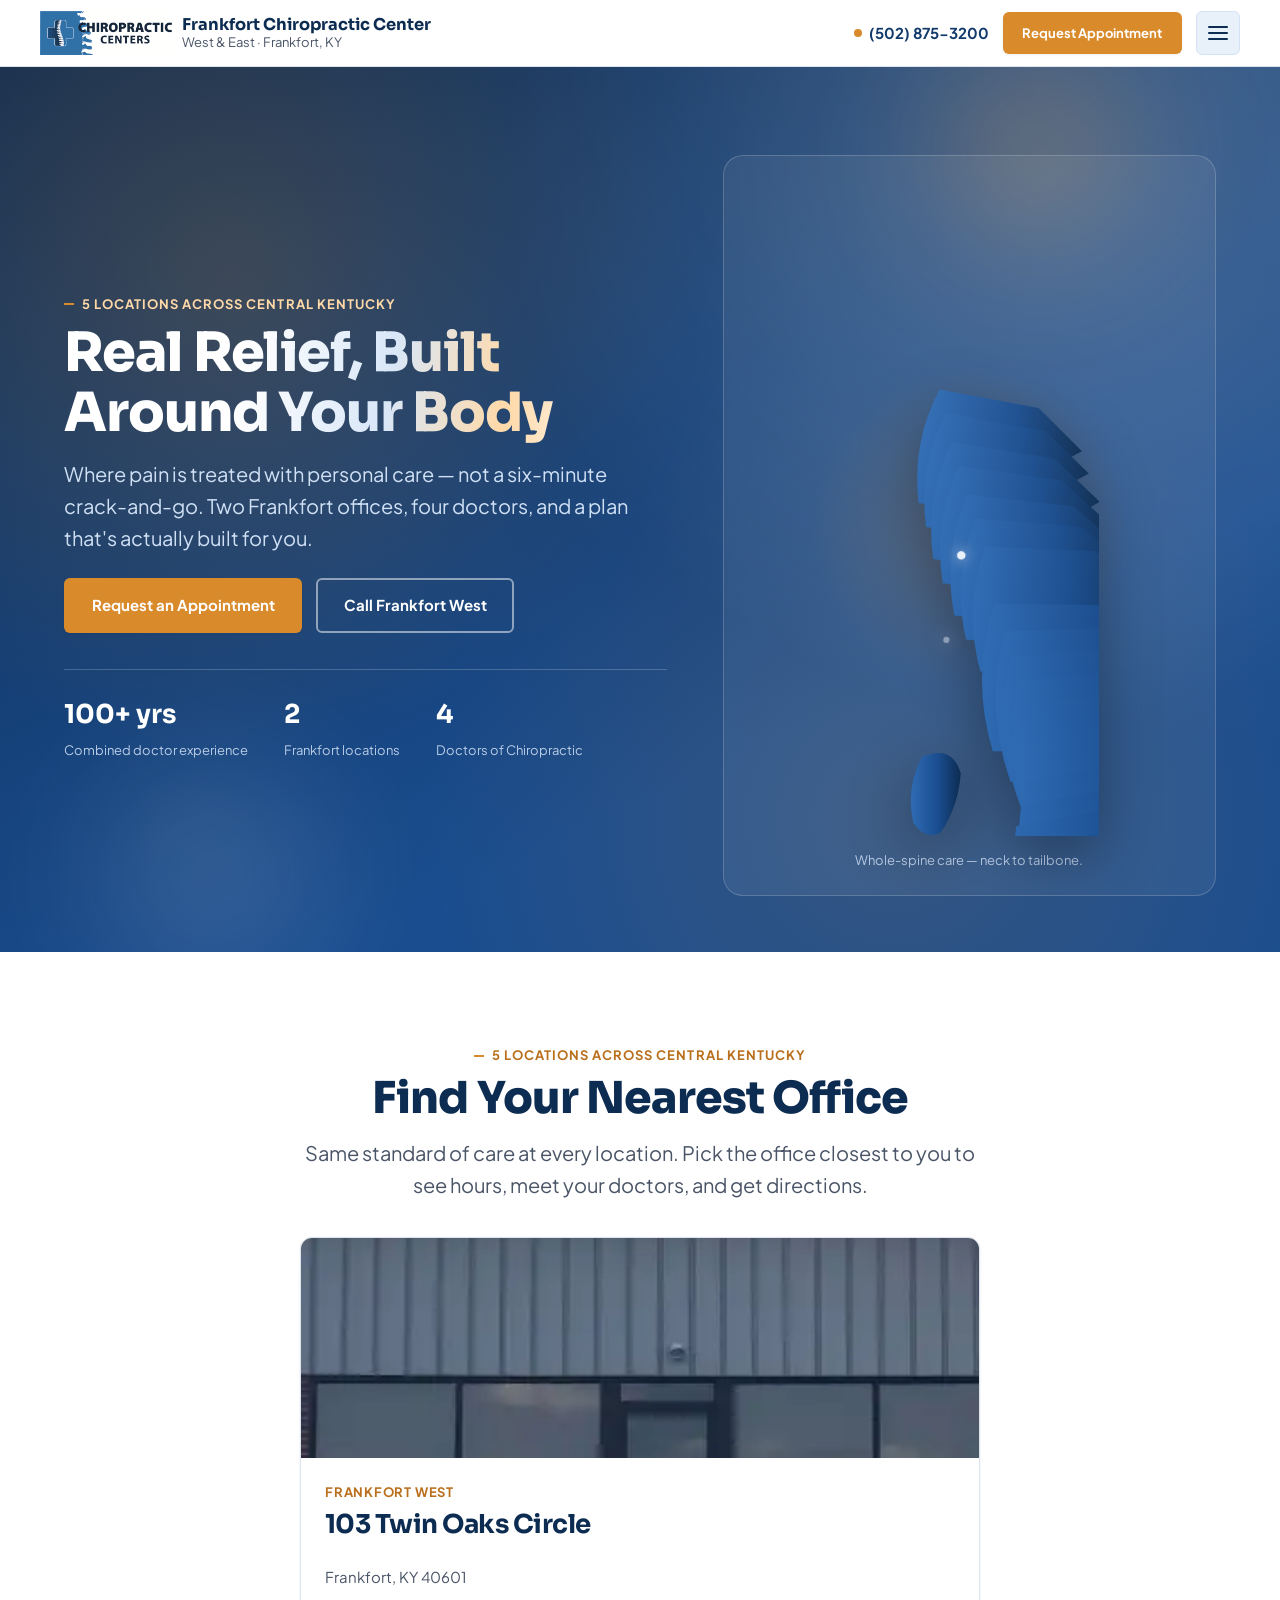
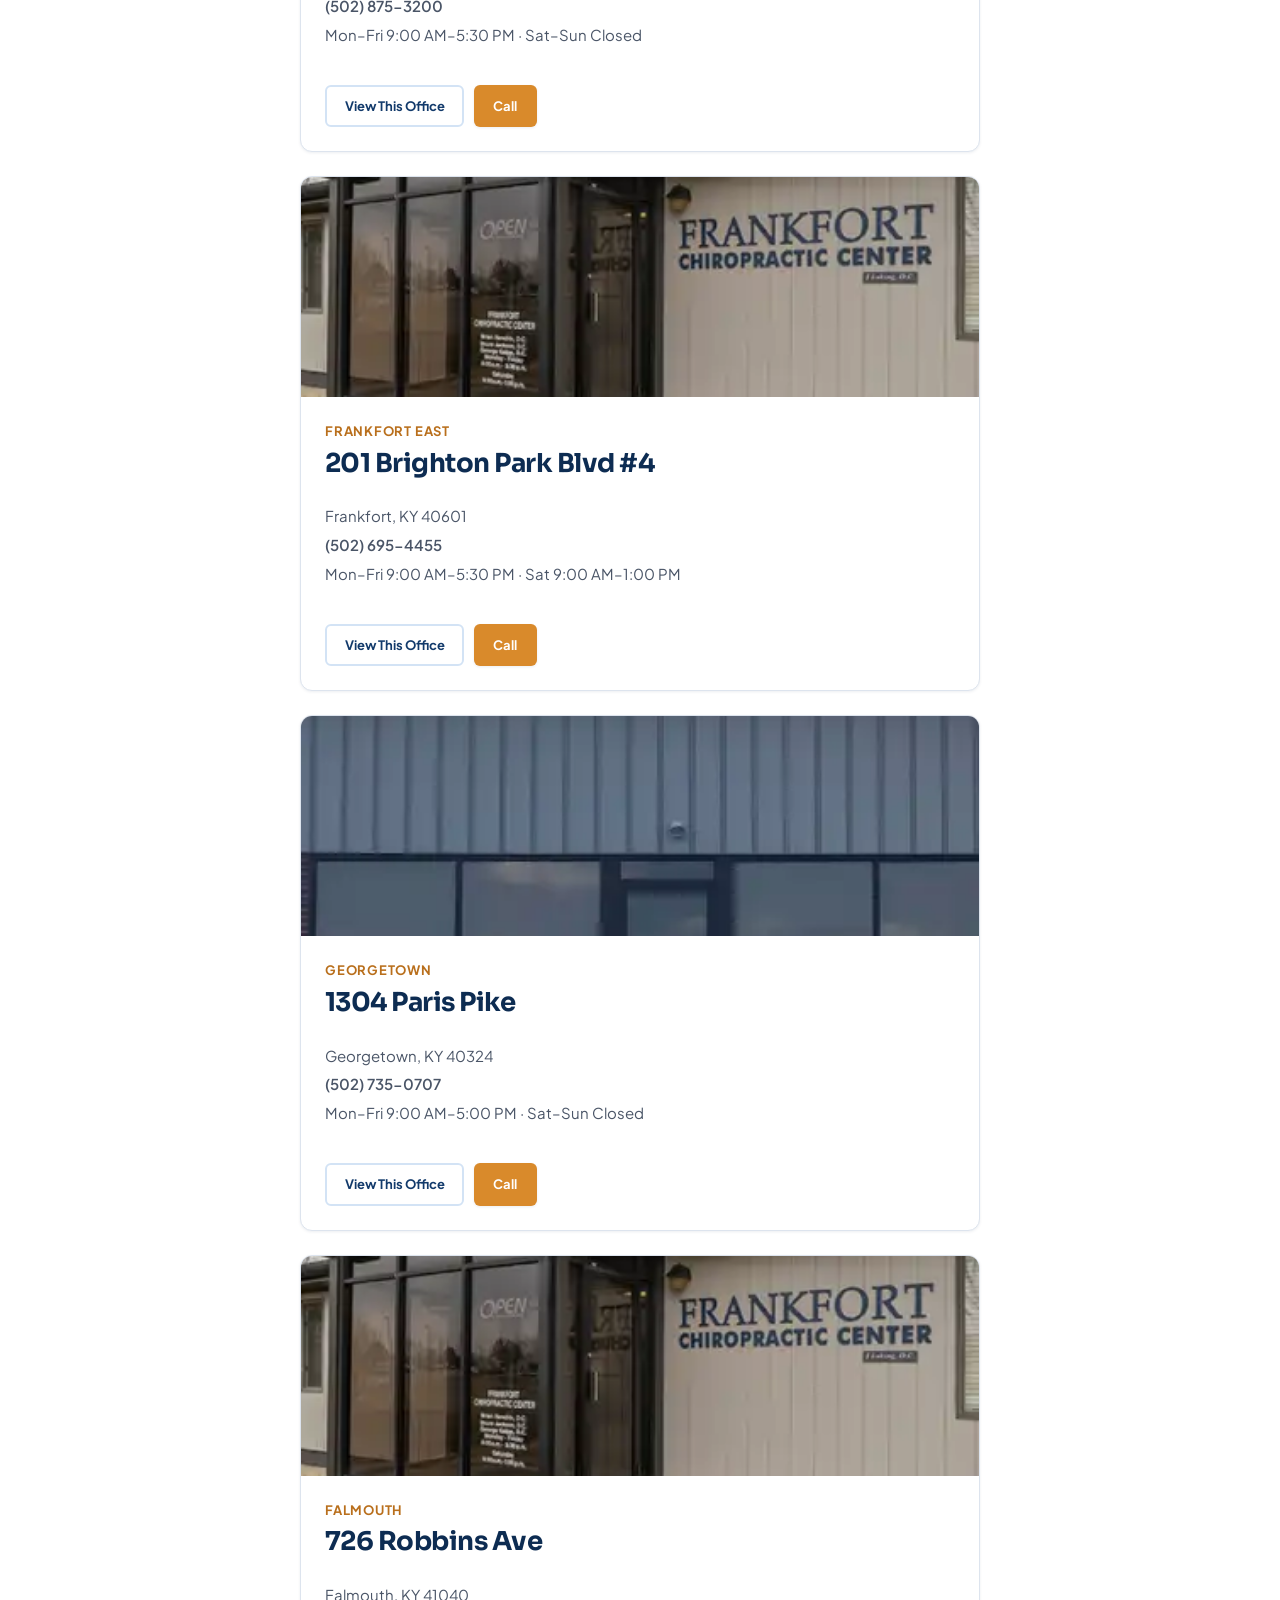
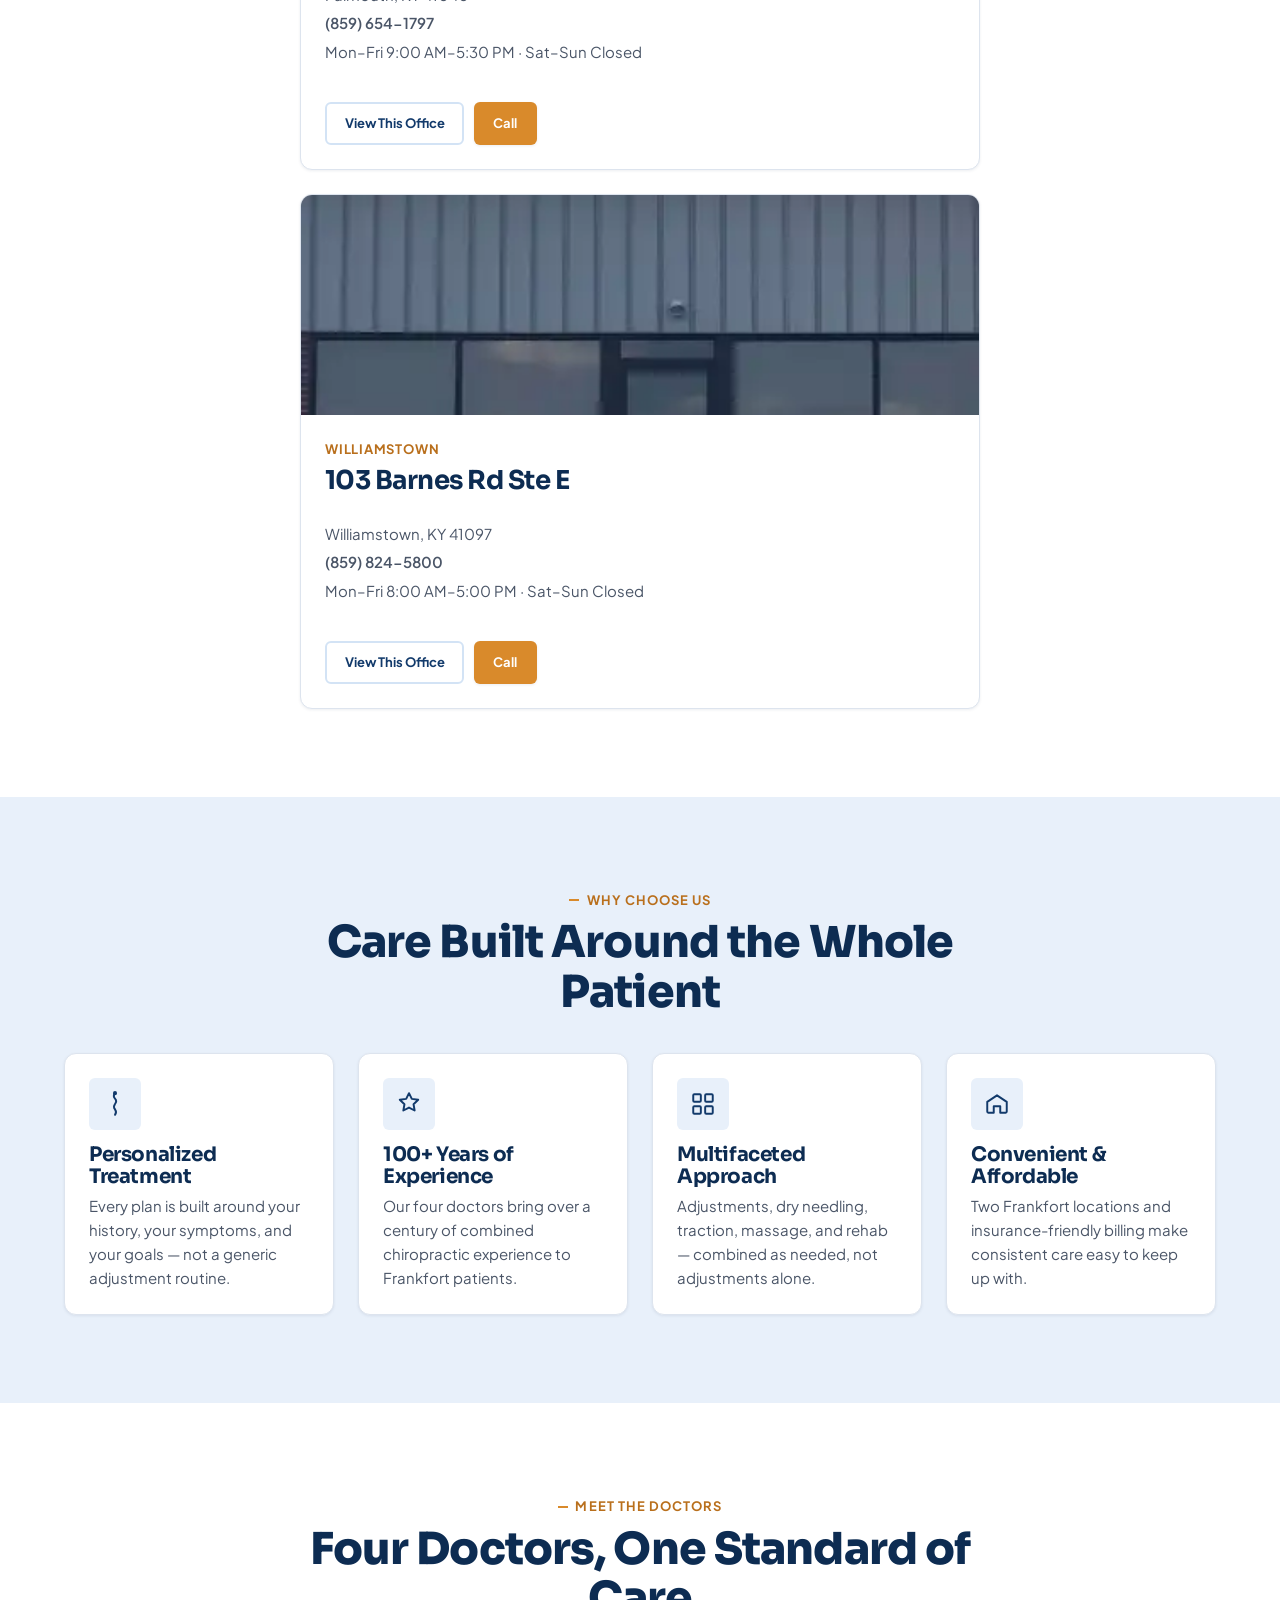
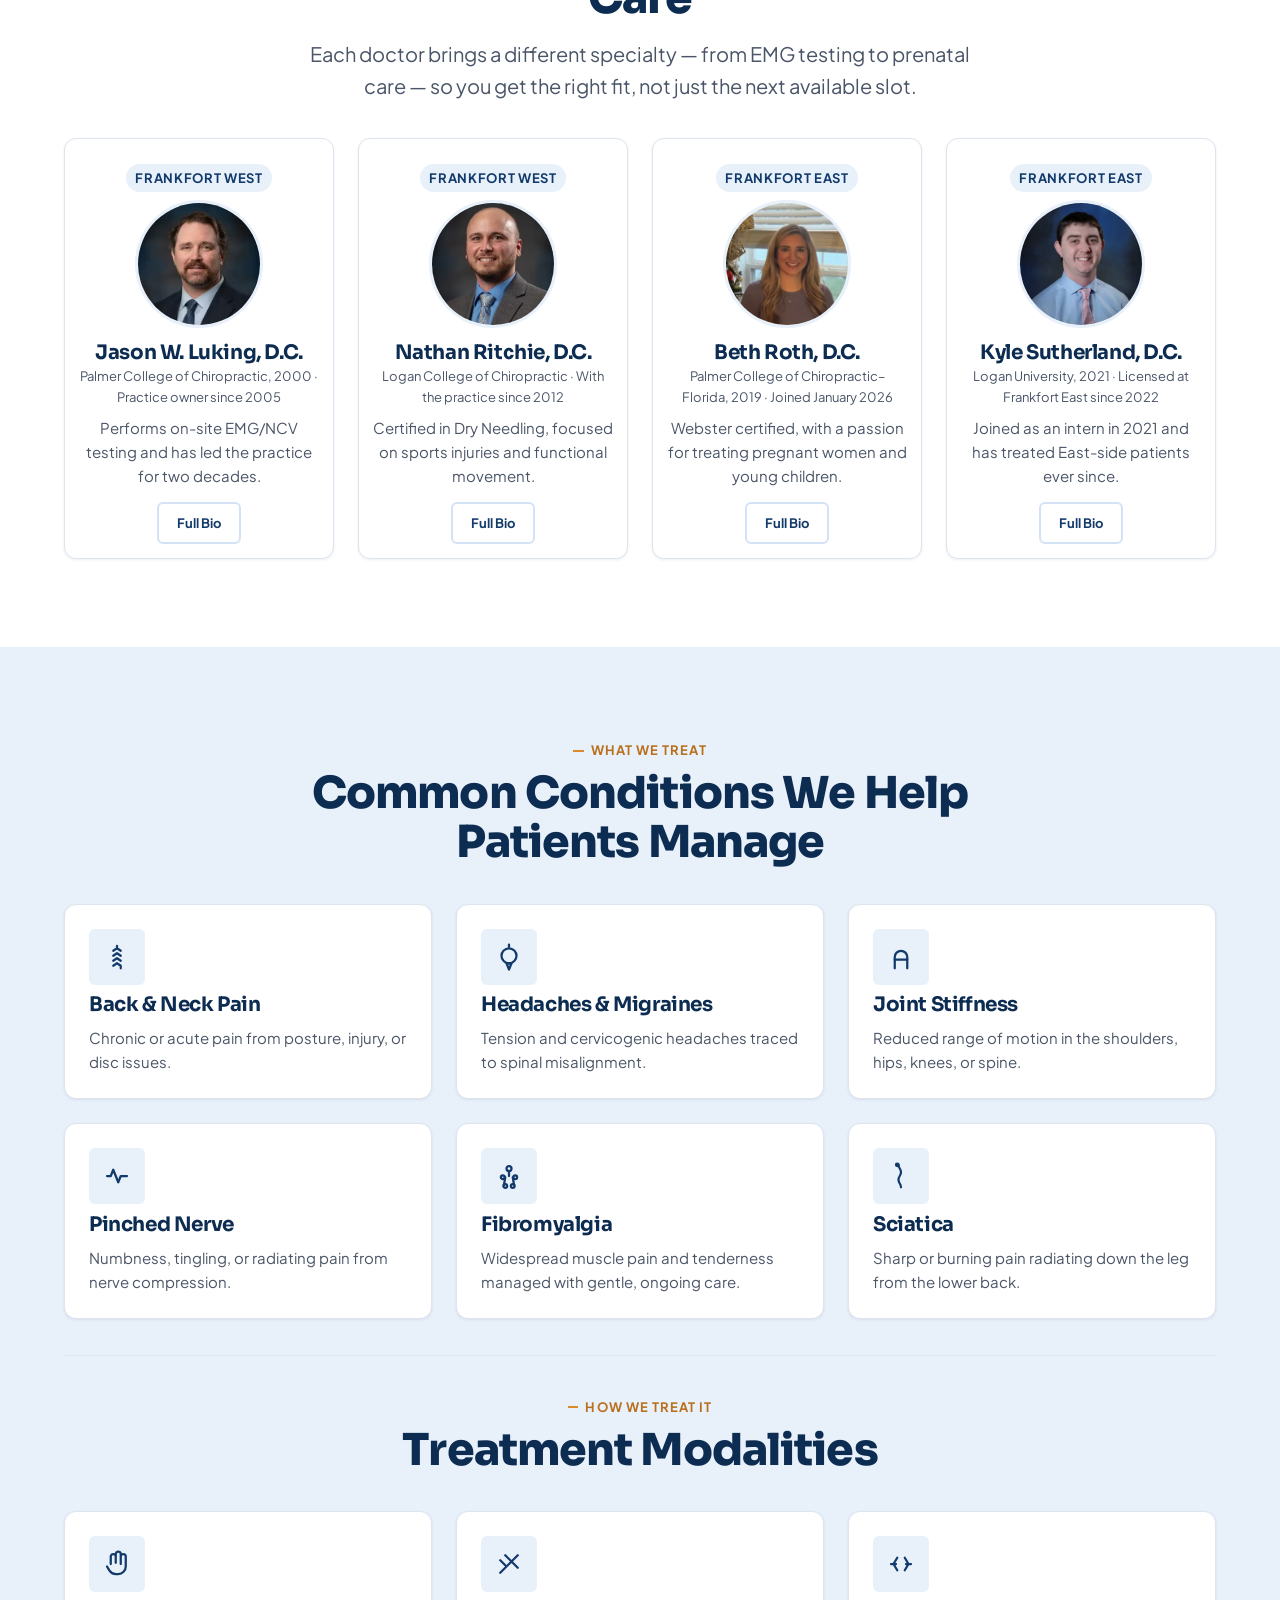
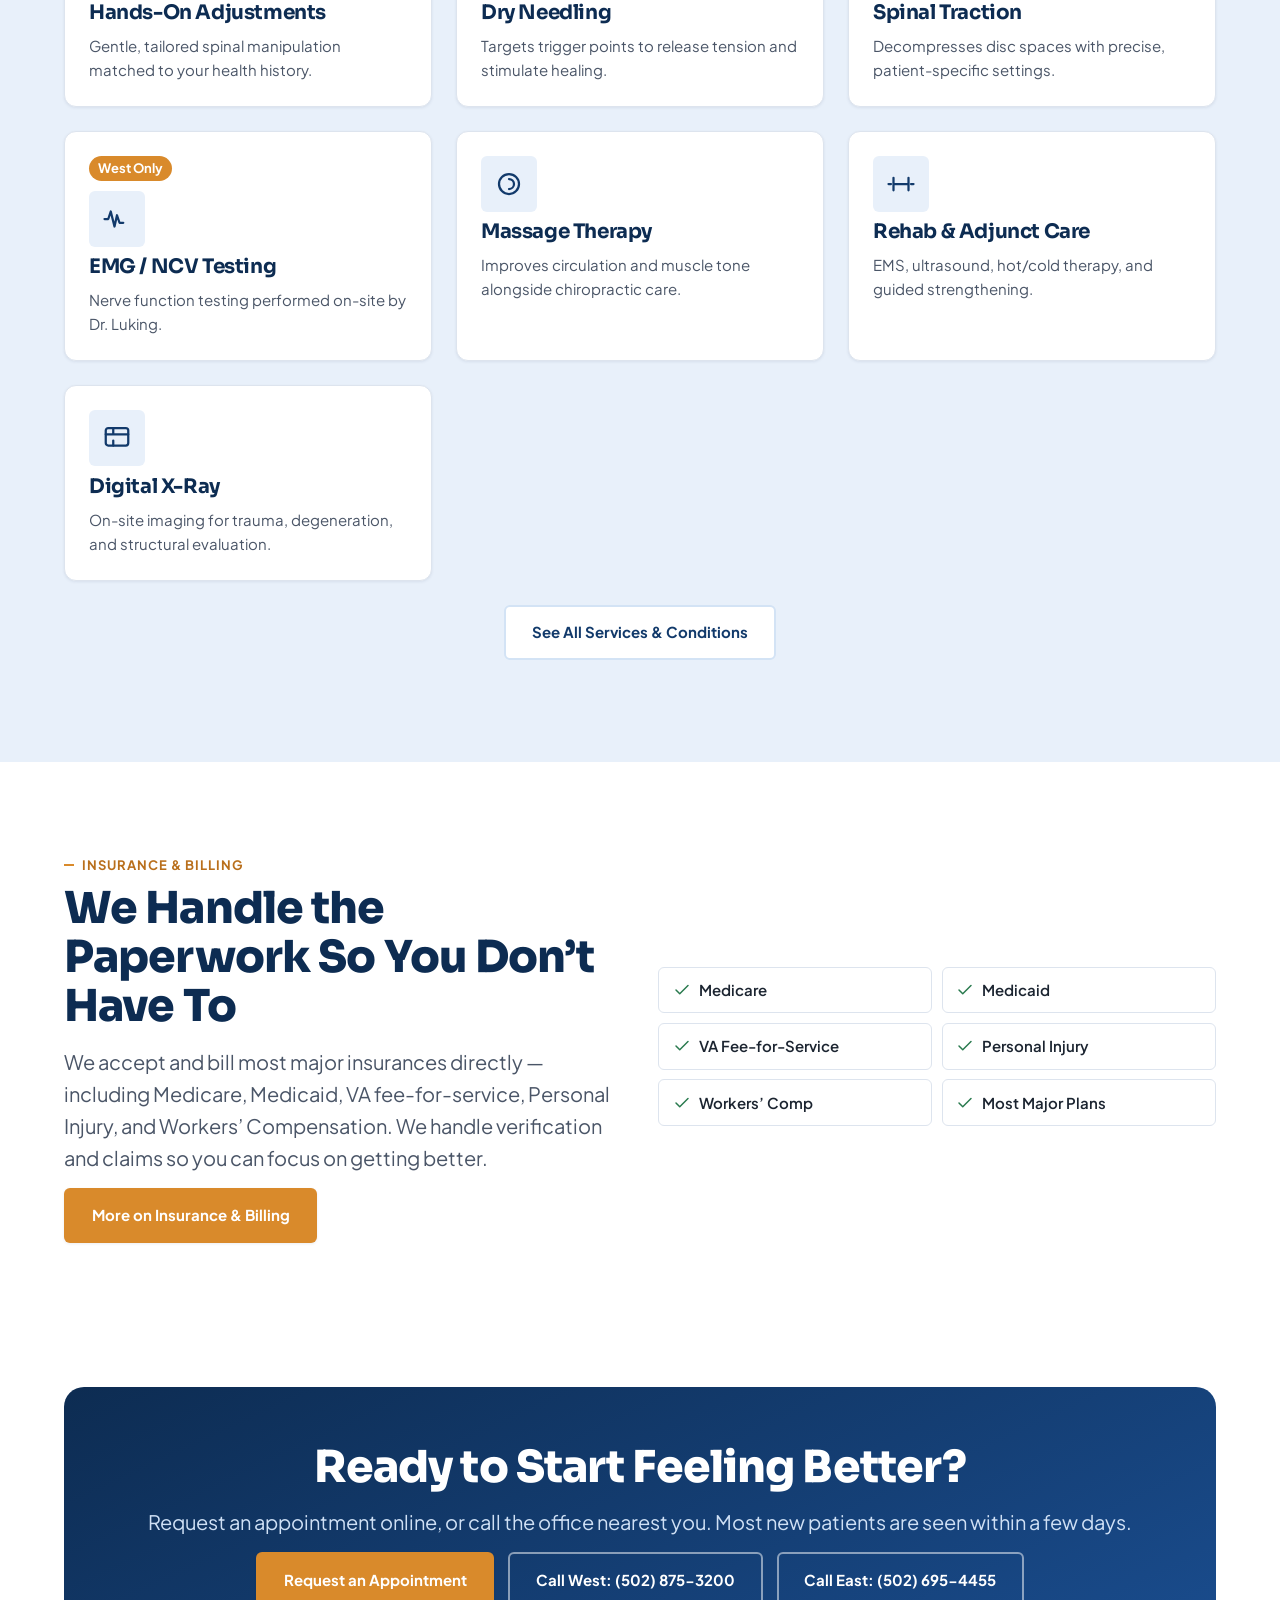
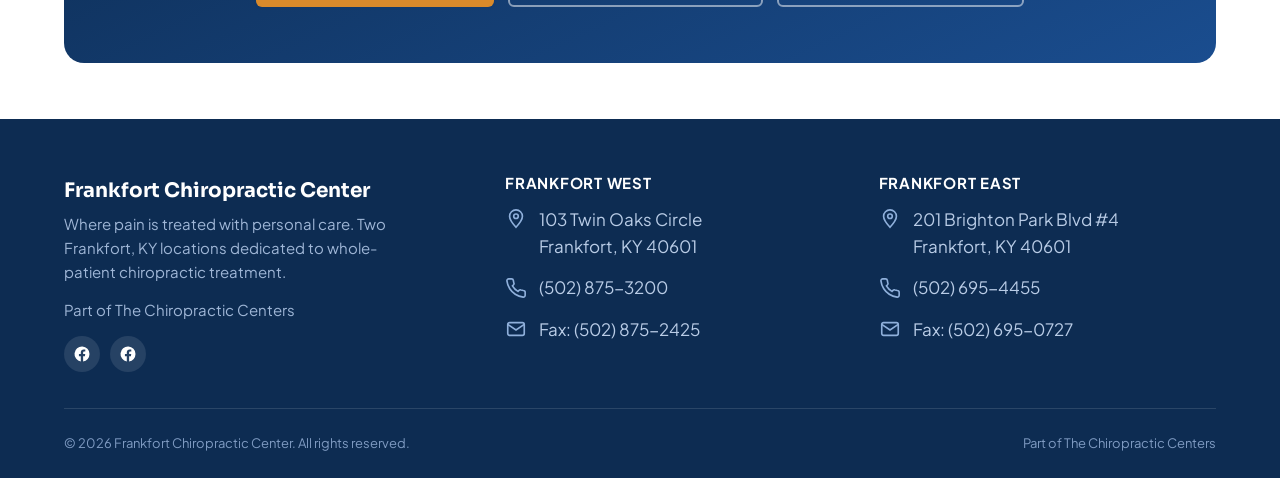
<file: index.html>
<!DOCTYPE html>
<html lang="en">
<head>
<meta charset="UTF-8">
<meta name="viewport" content="width=device-width, initial-scale=1.0">
<title>Frankfort Chiropractic Center | West &amp; East Locations, Frankfort KY</title>
<meta name="description" content="Frankfort Chiropractic Center treats back pain, neck pain, headaches, sciatica and more at two convenient Frankfort, KY locations. Most insurance accepted.">
<link rel="stylesheet" href="assets/css/style.css">
</head>
<body>
<a class="skip-link" href="#main">Skip to content</a>

<header class="site-header">
  <div class="container header-inner">
    <a class="brand" href="index.html">
      <img src="assets/img/logo.png" alt="Frankfort Chiropractic Center logo" width="160" height="53">
      <span class="brand-text">
        <strong>Frankfort Chiropractic Center</strong>
        <span>West &amp; East &middot; Frankfort, KY</span>
      </span>
    </a>
    <div class="header-actions">
      <a class="header-phone" href="tel:+15028753200"><span class="header-phone-dot"></span><span class="phone-text">(502) 875-3200</span></a>
      <a class="btn btn-primary btn-sm" href="new-patients.html">Request Appointment</a>
      <button class="nav-toggle" aria-label="Open menu" aria-expanded="false" aria-controls="nav-drawer">
        <span class="nav-toggle-bars"><span></span><span></span><span></span></span>
      </button>
    </div>
  </div>
</header>

<nav class="nav-drawer" id="nav-drawer">
  <div class="nav-drawer-backdrop" data-nav-close></div>
  <div class="nav-drawer-panel">
    <button class="nav-drawer-close" aria-label="Close menu" data-nav-close>&times;</button>
    <ul class="nav-drawer-links">
      <li><a href="index.html" class="active">Home</a></li>
      <li><a href="doctors.html">Our Doctors</a></li>
      <li><a href="services.html">Services</a></li>
      <li><a href="locations.html">Locations</a></li>
      <li><a href="new-patients.html">New Patients</a></li>
      <li><a href="contact.html">Contact</a></li>
    </ul>
    <div class="nav-drawer-footer">
      <a class="btn btn-primary btn-block" href="new-patients.html">Request an Appointment</a>
      <a class="header-phone" href="tel:+15028753200">📞 (502) 875-3200</a>
    </div>
  </div>
</nav>

<main id="main">

  <!-- Hero -->
  <section class="hero">
    <span class="blob-1" aria-hidden="true"></span>
    <span class="blob-2" aria-hidden="true"></span>
    <div class="container hero-grid">
      <div>
        <span class="eyebrow" style="color:#ffd9a8;">5 Locations Across Central Kentucky</span>
        <h1>Real Relief, Built Around Your Body</h1>
        <p class="lede">Where pain is treated with personal care &mdash; not a six-minute crack-and-go. Two Frankfort offices, four doctors, and a plan that's actually built for you.</p>
        <div class="hero-cta-row">
          <a class="btn btn-primary" href="new-patients.html">Request an Appointment</a>
          <a class="btn btn-outline-light" href="tel:+15028753200">Call Frankfort West</a>
        </div>
        <div class="hero-stats">
          <div class="hero-stat"><strong>100+ yrs</strong><span>Combined doctor experience</span></div>
          <div class="hero-stat"><strong>2</strong><span>Frankfort locations</span></div>
          <div class="hero-stat"><strong>4</strong><span>Doctors of Chiropractic</span></div>
        </div>
      </div>
      <div class="hero-art hero-art-spine">
        <svg class="spine-illustration" viewBox="0 0 220 545" xmlns="http://www.w3.org/2000/svg" xmlns:xlink="http://www.w3.org/1999/xlink" role="img" aria-label="Animated icon-style illustration of a human spine, curving from neck to tailbone">
          <defs>
            <filter id="spineGlow" x="-80%" y="-80%" width="260%" height="260%">
              <feGaussianBlur stdDeviation="3" result="blur"/>
              <feMerge><feMergeNode in="blur"/><feMergeNode in="SourceGraphic"/></feMerge>
            </filter>
            <linearGradient id="spineGrad" x1="0%" y1="0%" x2="100%" y2="0%">
              <stop offset="0%" stop-color="#2f6bb3"/>
              <stop offset="55%" stop-color="#1a4d8f"/>
              <stop offset="100%" stop-color="#0c2c52"/>
            </linearGradient>
            <symbol id="vertFlat" viewBox="-11 -9 26 18">
              <path d="M-9,-8 Q-11.5,0 -9,8 L5,8 L12,3.2 L8,0 L12,-3.2 L5,-8 Z" fill="url(#spineGrad)"/>
            </symbol>
          </defs>

          <path id="spinePath" class="spine-guide" fill="none"
            d="M101.85,30 Q103.7,40 105.45,50 Q107.2,60 108.8,70 Q110.4,80 111.8,90 Q113.2,100 114.3,110 Q115.4,120 116.2,130 Q117.0,140 117.4,150 Q117.8,160 117.9,170 Q118.0,180 117.65,190 Q117.3,200 116.65,210 Q116.0,220 115.0,230 Q114.0,240 112.7,250 Q111.4,260 109.85,270 Q108.3,280 106.55,290 Q104.8,300 103.0,310 Q101.2,320 99.4,330 Q97.6,340 95.8,350 Q94.0,360 92.35,370 Q90.7,380 89.2,390 Q87.7,400 86.5,410 Q85.3,420 84.4,430 Q83.5,440 82.95,450 Q82.4,460 82.2,470 Q82.0,480 80,505 Q78,520 78,528"/>

          <!-- 24 vertebrae: C1-C7, T1-T12, L1-L5, flat icon style -->
          <g class="vertebrae">
            <use href="#vertFlat" xlink:href="#vertFlat" class="vert-flat" transform="translate(100.0,20) rotate(10.5) scale(0.72)" style="animation-delay:0s"/>
            <use href="#vertFlat" xlink:href="#vertFlat" class="vert-flat" transform="translate(103.7,40) rotate(9.9) scale(0.72)" style="animation-delay:.05s"/>
            <use href="#vertFlat" xlink:href="#vertFlat" class="vert-flat" transform="translate(107.2,60) rotate(9.1) scale(0.74)" style="animation-delay:.10s"/>
            <use href="#vertFlat" xlink:href="#vertFlat" class="vert-flat" transform="translate(110.4,80) rotate(8.0) scale(0.74)" style="animation-delay:.15s"/>
            <use href="#vertFlat" xlink:href="#vertFlat" class="vert-flat" transform="translate(113.2,100) rotate(6.3) scale(0.76)" style="animation-delay:.20s"/>
            <use href="#vertFlat" xlink:href="#vertFlat" class="vert-flat" transform="translate(115.4,120) rotate(4.6) scale(0.76)" style="animation-delay:.25s"/>
            <use href="#vertFlat" xlink:href="#vertFlat" class="vert-flat" transform="translate(117.0,140) rotate(2.3) scale(0.78)" style="animation-delay:.30s"/>
            <use href="#vertFlat" xlink:href="#vertFlat" class="vert-flat" transform="translate(117.8,160) rotate(0.6) scale(0.92)" style="animation-delay:.35s"/>
            <use href="#vertFlat" xlink:href="#vertFlat" class="vert-flat" transform="translate(118.0,180) rotate(-2.0) scale(0.94)" style="animation-delay:.40s"/>
            <use href="#vertFlat" xlink:href="#vertFlat" class="vert-flat" transform="translate(117.3,200) rotate(-3.7) scale(0.95)" style="animation-delay:.45s"/>
            <use href="#vertFlat" xlink:href="#vertFlat" class="vert-flat" transform="translate(116.0,220) rotate(-5.7) scale(0.96)" style="animation-delay:.50s"/>
            <use href="#vertFlat" xlink:href="#vertFlat" class="vert-flat" transform="translate(114.0,240) rotate(-7.4) scale(0.97)" style="animation-delay:.55s"/>
            <use href="#vertFlat" xlink:href="#vertFlat" class="vert-flat" transform="translate(111.4,260) rotate(-8.8) scale(0.98)" style="animation-delay:.60s"/>
            <use href="#vertFlat" xlink:href="#vertFlat" class="vert-flat" transform="translate(108.3,280) rotate(-9.9) scale(0.99)" style="animation-delay:.65s"/>
            <use href="#vertFlat" xlink:href="#vertFlat" class="vert-flat" transform="translate(104.8,300) rotate(-10.2) scale(1.00)" style="animation-delay:.70s"/>
            <use href="#vertFlat" xlink:href="#vertFlat" class="vert-flat" transform="translate(101.2,320) rotate(-10.2) scale(1.00)" style="animation-delay:.75s"/>
            <use href="#vertFlat" xlink:href="#vertFlat" class="vert-flat" transform="translate(97.6,340) rotate(-10.2) scale(0.99)" style="animation-delay:.80s"/>
            <use href="#vertFlat" xlink:href="#vertFlat" class="vert-flat" transform="translate(94.0,360) rotate(-9.4) scale(0.98)" style="animation-delay:.85s"/>
            <use href="#vertFlat" xlink:href="#vertFlat" class="vert-flat" transform="translate(90.7,380) rotate(-8.5) scale(0.97)" style="animation-delay:.90s"/>
            <use href="#vertFlat" xlink:href="#vertFlat" class="vert-flat" transform="translate(87.7,400) rotate(-6.8) scale(1.18)" style="animation-delay:.95s"/>
            <use href="#vertFlat" xlink:href="#vertFlat" class="vert-flat" transform="translate(85.3,420) rotate(-5.1) scale(1.22)" style="animation-delay:1.00s"/>
            <use href="#vertFlat" xlink:href="#vertFlat" class="vert-flat" transform="translate(83.5,440) rotate(-2.6) scale(1.25)" style="animation-delay:1.05s"/>
            <use href="#vertFlat" xlink:href="#vertFlat" class="vert-flat" transform="translate(82.4,460) rotate(-1.1) scale(1.28)" style="animation-delay:1.10s"/>
            <use href="#vertFlat" xlink:href="#vertFlat" class="vert-flat" transform="translate(82.2,470) rotate(-1.1) scale(1.30)" style="animation-delay:1.15s"/>
          </g>

          <!-- fused sacrum + coccyx, flat fan shape -->
          <path class="sacrum-flat" d="M70,478 Q96,467 103,492 Q101,520 86,542 Q73,549 63,534 Q56,506 70,478 Z" fill="url(#spineGrad)"/>

          <circle class="nerve-pulse" r="3.6" filter="url(#spineGlow)">
            <animateMotion dur="3.8s" repeatCount="indefinite" rotate="auto">
              <mpath href="#spinePath" xlink:href="#spinePath"/>
            </animateMotion>
          </circle>
          <circle class="nerve-pulse nerve-pulse-trail" r="2.6" filter="url(#spineGlow)">
            <animateMotion dur="3.8s" repeatCount="indefinite" begin="-0.55s" rotate="auto">
              <mpath href="#spinePath" xlink:href="#spinePath"/>
            </animateMotion>
          </circle>
        </svg>
        <p class="spine-caption">Whole-spine care &mdash; neck to tailbone.</p>
      </div>
    </div>
  </section>

  <!-- Location picker -->
  <section>
    <div class="container">
      <div class="section-head center">
        <span class="eyebrow">5 Locations Across Central Kentucky</span>
        <h2>Find Your Nearest Office</h2>
        <p class="lede">Same standard of care at every location. Pick the office closest to you to see hours, meet your doctors, and get directions.</p>
      </div>
      <div class="location-grid" style="grid-template-columns: 1fr; max-width: 680px; margin: 0 auto;">
        <article class="card location-card">
          <img src="assets/img/locations/west.webp" alt="Frankfort Chiropractic Center West exterior" loading="lazy">
          <div class="location-card-body">
            <span class="location-tag">Frankfort West</span>
            <h3>103 Twin Oaks Circle</h3>
            <div class="location-meta">
              <span>Frankfort, KY 40601</span>
              <a href="tel:+15028753200">(502) 875-3200</a>
              <span>Mon&ndash;Fri 9:00 AM&ndash;5:30 PM &middot; Sat&ndash;Sun Closed</span>
            </div>
          </div>
          <div class="location-card-footer">
            <a class="btn btn-secondary btn-sm" href="locations/west.html">View This Office</a>
            <a class="btn btn-primary btn-sm" href="tel:+15028753200">Call</a>
          </div>
        </article>
        <article class="card location-card">
          <img src="assets/img/locations/east.webp" alt="Frankfort Chiropractic Center East exterior" loading="lazy">
          <div class="location-card-body">
            <span class="location-tag">Frankfort East</span>
            <h3>201 Brighton Park Blvd #4</h3>
            <div class="location-meta">
              <span>Frankfort, KY 40601</span>
              <a href="tel:+15026954455">(502) 695-4455</a>
              <span>Mon&ndash;Fri 9:00 AM&ndash;5:30 PM &middot; Sat 9:00 AM&ndash;1:00 PM</span>
            </div>
          </div>
          <div class="location-card-footer">
            <a class="btn btn-secondary btn-sm" href="locations/east.html">View This Office</a>
            <a class="btn btn-primary btn-sm" href="tel:+15026954455">Call</a>
          </div>
        </article>
        <article class="card location-card">
          <img src="assets/img/locations/georgetown.webp" alt="Georgetown Chiropractic Center exterior" loading="lazy">
          <div class="location-card-body">
            <span class="location-tag">Georgetown</span>
            <h3>1304 Paris Pike</h3>
            <div class="location-meta">
              <span>Georgetown, KY 40324</span>
              <a href="tel:+15027350707">(502) 735-0707</a>
              <span>Mon&ndash;Fri 9:00 AM&ndash;5:00 PM &middot; Sat&ndash;Sun Closed</span>
            </div>
          </div>
          <div class="location-card-footer">
            <a class="btn btn-secondary btn-sm" href="locations/georgetown.html">View This Office</a>
            <a class="btn btn-primary btn-sm" href="tel:+15027350707">Call</a>
          </div>
        </article>
        <article class="card location-card">
          <img src="assets/img/locations/falmouth.webp" alt="Falmouth Chiropractic Center exterior" loading="lazy">
          <div class="location-card-body">
            <span class="location-tag">Falmouth</span>
            <h3>726 Robbins Ave</h3>
            <div class="location-meta">
              <span>Falmouth, KY 41040</span>
              <a href="tel:+18596541797">(859) 654-1797</a>
              <span>Mon&ndash;Fri 9:00 AM&ndash;5:30 PM &middot; Sat&ndash;Sun Closed</span>
            </div>
          </div>
          <div class="location-card-footer">
            <a class="btn btn-secondary btn-sm" href="locations/falmouth.html">View This Office</a>
            <a class="btn btn-primary btn-sm" href="tel:+18596541797">Call</a>
          </div>
        </article>
        <article class="card location-card">
          <img src="assets/img/locations/williamstown.webp" alt="Williamstown Chiropractic Center exterior" loading="lazy">
          <div class="location-card-body">
            <span class="location-tag">Williamstown</span>
            <h3>103 Barnes Rd Ste E</h3>
            <div class="location-meta">
              <span>Williamstown, KY 41097</span>
              <a href="tel:+18598245800">(859) 824-5800</a>
              <span>Mon&ndash;Fri 8:00 AM&ndash;5:00 PM &middot; Sat&ndash;Sun Closed</span>
            </div>
          </div>
          <div class="location-card-footer">
            <a class="btn btn-secondary btn-sm" href="locations/williamstown.html">View This Office</a>
            <a class="btn btn-primary btn-sm" href="tel:+18598245800">Call</a>
          </div>
        </article>
      </div>
    </div>
  </section>

  <!-- Why choose us -->
  <section class="section-alt">
    <div class="container">
      <div class="section-head center">
        <span class="eyebrow">Why Choose Us</span>
        <h2>Care Built Around the Whole Patient</h2>
      </div>
      <div class="value-grid">
        <div class="card value-card">
          <div class="value-icon">
            <svg viewBox="0 0 24 24" fill="none" stroke="currentColor" stroke-width="1.8" stroke-linecap="round" stroke-linejoin="round"><path d="M12 2c-1.5 2-1.5 3.5 0 5s1.5 3 0 5-1.5 3 0 5 1.5 3 0 5"/><circle cx="12" cy="2" r="1"/></svg>
          </div>
          <h3>Personalized Treatment</h3>
          <p>Every plan is built around your history, your symptoms, and your goals &mdash; not a generic adjustment routine.</p>
        </div>
        <div class="card value-card">
          <div class="value-icon">
            <svg viewBox="0 0 24 24" fill="none" stroke="currentColor" stroke-width="1.8" stroke-linecap="round" stroke-linejoin="round"><path d="M12 2l2.6 5.3 5.9.8-4.3 4.1 1 5.8L12 15.3l-5.2 2.7 1-5.8-4.3-4.1 5.9-.8z"/></svg>
          </div>
          <h3>100+ Years of Experience</h3>
          <p>Our four doctors bring over a century of combined chiropractic experience to Frankfort patients.</p>
        </div>
        <div class="card value-card">
          <div class="value-icon">
            <svg viewBox="0 0 24 24" fill="none" stroke="currentColor" stroke-width="1.8" stroke-linecap="round" stroke-linejoin="round"><rect x="3" y="3" width="7" height="7" rx="1"/><rect x="14" y="3" width="7" height="7" rx="1"/><rect x="3" y="14" width="7" height="7" rx="1"/><rect x="14" y="14" width="7" height="7" rx="1"/></svg>
          </div>
          <h3>Multifaceted Approach</h3>
          <p>Adjustments, dry needling, traction, massage, and rehab &mdash; combined as needed, not adjustments alone.</p>
        </div>
        <div class="card value-card">
          <div class="value-icon">
            <svg viewBox="0 0 24 24" fill="none" stroke="currentColor" stroke-width="1.8" stroke-linecap="round" stroke-linejoin="round"><path d="M3 10l9-6 9 6v9a1 1 0 0 1-1 1h-5v-6H9v6H4a1 1 0 0 1-1-1z"/></svg>
          </div>
          <h3>Convenient &amp; Affordable</h3>
          <p>Two Frankfort locations and insurance-friendly billing make consistent care easy to keep up with.</p>
        </div>
      </div>
    </div>
  </section>

  <!-- Meet the doctors -->
  <section>
    <div class="container">
      <div class="section-head center">
        <span class="eyebrow">Meet The Doctors</span>
        <h2>Four Doctors, One Standard of Care</h2>
        <p class="lede">Each doctor brings a different specialty &mdash; from EMG testing to prenatal care &mdash; so you get the right fit, not just the next available slot.</p>
      </div>
      <div class="doctor-grid">
        <article class="card doctor-card">
          <span class="location-tag">Frankfort West</span>
          <div class="doctor-photo"><img src="assets/img/doctors/luking.webp" alt="Dr. Jason W. Luking, D.C." loading="lazy"></div>
          <h3>Jason W. Luking, D.C.</h3>
          <p class="credential">Palmer College of Chiropractic, 2000 &middot; Practice owner since 2005</p>
          <p class="summary">Performs on-site EMG/NCV testing and has led the practice for two decades.</p>
          <a class="btn btn-secondary btn-sm" href="doctors.html#luking">Full Bio</a>
        </article>
        <article class="card doctor-card">
          <span class="location-tag">Frankfort West</span>
          <div class="doctor-photo"><img src="assets/img/doctors/ritchie.webp" alt="Dr. Nathan Ritchie, D.C." loading="lazy"></div>
          <h3>Nathan Ritchie, D.C.</h3>
          <p class="credential">Logan College of Chiropractic &middot; With the practice since 2012</p>
          <p class="summary">Certified in Dry Needling, focused on sports injuries and functional movement.</p>
          <a class="btn btn-secondary btn-sm" href="doctors.html#ritchie">Full Bio</a>
        </article>
        <article class="card doctor-card">
          <span class="location-tag">Frankfort East</span>
          <div class="doctor-photo"><img src="assets/img/doctors/roth.webp" alt="Dr. Beth Roth, D.C." loading="lazy"></div>
          <h3>Beth Roth, D.C.</h3>
          <p class="credential">Palmer College of Chiropractic&ndash;Florida, 2019 &middot; Joined January 2026</p>
          <p class="summary">Webster certified, with a passion for treating pregnant women and young children.</p>
          <a class="btn btn-secondary btn-sm" href="doctors.html#roth">Full Bio</a>
        </article>
        <article class="card doctor-card">
          <span class="location-tag">Frankfort East</span>
          <div class="doctor-photo"><img src="assets/img/doctors/sutherland.webp" alt="Dr. Kyle Sutherland, D.C." loading="lazy"></div>
          <h3>Kyle Sutherland, D.C.</h3>
          <p class="credential">Logan University, 2021 &middot; Licensed at Frankfort East since 2022</p>
          <p class="summary">Joined as an intern in 2021 and has treated East-side patients ever since.</p>
          <a class="btn btn-secondary btn-sm" href="doctors.html#sutherland">Full Bio</a>
        </article>
      </div>
    </div>
  </section>

  <!-- Services overview -->
  <section class="section-alt">
    <div class="container">
      <div class="section-head center">
        <span class="eyebrow">What We Treat</span>
        <h2>Common Conditions We Help Patients Manage</h2>
      </div>
      <div class="tile-grid">
        <div class="card symptom-tile">
          <div class="tile-icon"><svg viewBox="0 0 24 24" fill="none" stroke="currentColor" stroke-width="1.8" stroke-linecap="round" stroke-linejoin="round"><path d="M12 3v2M9 7l3-2 3 2M9 11l3-2 3 2M9 15l3-2 3 2M9 19l3-2 3 2v2"/></svg></div>
          <h4>Back &amp; Neck Pain</h4>
          <p>Chronic or acute pain from posture, injury, or disc issues.</p>
        </div>
        <div class="card symptom-tile">
          <div class="tile-icon"><svg viewBox="0 0 24 24" fill="none" stroke="currentColor" stroke-width="1.8" stroke-linecap="round" stroke-linejoin="round"><circle cx="12" cy="11" r="6"/><path d="M12 2v2M12 22l2-5h-4z"/></svg></div>
          <h4>Headaches &amp; Migraines</h4>
          <p>Tension and cervicogenic headaches traced to spinal misalignment.</p>
        </div>
        <div class="card symptom-tile">
          <div class="tile-icon"><svg viewBox="0 0 24 24" fill="none" stroke="currentColor" stroke-width="1.8" stroke-linecap="round" stroke-linejoin="round"><path d="M7 21V12a5 5 0 0 1 10 0v9"/><path d="M7 14h10"/></svg></div>
          <h4>Joint Stiffness</h4>
          <p>Reduced range of motion in the shoulders, hips, knees, or spine.</p>
        </div>
        <div class="card symptom-tile">
          <div class="tile-icon"><svg viewBox="0 0 24 24" fill="none" stroke="currentColor" stroke-width="1.8" stroke-linecap="round" stroke-linejoin="round"><path d="M4 12h3l2-5 4 10 2-5h5"/></svg></div>
          <h4>Pinched Nerve</h4>
          <p>Numbness, tingling, or radiating pain from nerve compression.</p>
        </div>
        <div class="card symptom-tile">
          <div class="tile-icon"><svg viewBox="0 0 24 24" fill="none" stroke="currentColor" stroke-width="1.8" stroke-linecap="round" stroke-linejoin="round"><circle cx="12" cy="6" r="2"/><circle cx="7" cy="13" r="1.5"/><circle cx="17" cy="13" r="1.5"/><circle cx="9" cy="20" r="1.5"/><circle cx="15" cy="20" r="1.5"/><path d="M12 8v4M9 13l-1 6M15 13l1 6"/></svg></div>
          <h4>Fibromyalgia</h4>
          <p>Widespread muscle pain and tenderness managed with gentle, ongoing care.</p>
        </div>
        <div class="card symptom-tile">
          <div class="tile-icon"><svg viewBox="0 0 24 24" fill="none" stroke="currentColor" stroke-width="1.8" stroke-linecap="round" stroke-linejoin="round"><path d="M10 3c0 3 2 3 2 6s-2 3-2 6 2 3 2 6"/><circle cx="9" cy="3" r="1"/></svg></div>
          <h4>Sciatica</h4>
          <p>Sharp or burning pain radiating down the leg from the lower back.</p>
        </div>
      </div>

      <div class="divider"></div>

      <div class="section-head center">
        <span class="eyebrow">How We Treat It</span>
        <h2>Treatment Modalities</h2>
      </div>
      <div class="tile-grid">
        <div class="card service-card">
          <div class="tile-icon"><svg viewBox="0 0 24 24" fill="none" stroke="currentColor" stroke-width="1.8" stroke-linecap="round" stroke-linejoin="round"><path d="M7 12V6a2 2 0 1 1 4 0v5M11 11V4a2 2 0 1 1 4 0v7M15 12V6a2 2 0 1 1 4 0v8a6 6 0 0 1-6 6h-2a6 6 0 0 1-5-2.7L4 14"/></svg></div>
          <h4>Hands-On Adjustments</h4>
          <p>Gentle, tailored spinal manipulation matched to your health history.</p>
        </div>
        <div class="card service-card">
          <div class="tile-icon"><svg viewBox="0 0 24 24" fill="none" stroke="currentColor" stroke-width="1.8" stroke-linecap="round" stroke-linejoin="round"><path d="M19 5L5 19M9 5l10 10M5 9l4 4"/></svg></div>
          <h4>Dry Needling</h4>
          <p>Targets trigger points to release tension and stimulate healing.</p>
        </div>
        <div class="card service-card">
          <div class="tile-icon"><svg viewBox="0 0 24 24" fill="none" stroke="currentColor" stroke-width="1.8" stroke-linecap="round" stroke-linejoin="round"><path d="M4 12h4M16 12h4M9 7l-3 5 3 5M15 7l3 5-3 5"/></svg></div>
          <h4>Spinal Traction</h4>
          <p>Decompresses disc spaces with precise, patient-specific settings.</p>
        </div>
        <div class="card service-card">
          <span class="badge">West Only</span>
          <div class="tile-icon"><svg viewBox="0 0 24 24" fill="none" stroke="currentColor" stroke-width="1.8" stroke-linecap="round" stroke-linejoin="round"><path d="M2 12h3l2-6 3 12 2-9 2 6h3"/><path d="M2 12h20" opacity="0"/></svg></div>
          <h4>EMG / NCV Testing</h4>
          <p>Nerve function testing performed on-site by Dr. Luking.</p>
        </div>
        <div class="card service-card">
          <div class="tile-icon"><svg viewBox="0 0 24 24" fill="none" stroke="currentColor" stroke-width="1.8" stroke-linecap="round" stroke-linejoin="round"><circle cx="12" cy="12" r="8"/><path d="M12 8a4 4 0 0 1 0 8"/></svg></div>
          <h4>Massage Therapy</h4>
          <p>Improves circulation and muscle tone alongside chiropractic care.</p>
        </div>
        <div class="card service-card">
          <div class="tile-icon"><svg viewBox="0 0 24 24" fill="none" stroke="currentColor" stroke-width="1.8" stroke-linecap="round" stroke-linejoin="round"><path d="M6 7v10M18 7v10M2 12h2M20 12h2M6 12h12"/></svg></div>
          <h4>Rehab &amp; Adjunct Care</h4>
          <p>EMS, ultrasound, hot/cold therapy, and guided strengthening.</p>
        </div>
        <div class="card service-card">
          <div class="tile-icon"><svg viewBox="0 0 24 24" fill="none" stroke="currentColor" stroke-width="1.8" stroke-linecap="round" stroke-linejoin="round"><rect x="3" y="4" width="18" height="14" rx="2"/><path d="M3 9h18M9 4v5M9 14v4"/></svg></div>
          <h4>Digital X-Ray</h4>
          <p>On-site imaging for trauma, degeneration, and structural evaluation.</p>
        </div>
      </div>
      <p style="text-align:center; margin-top: var(--sp-3);"><a class="btn btn-secondary" href="services.html">See All Services &amp; Conditions</a></p>
    </div>
  </section>

  <!-- Insurance -->
  <section>
    <div class="container">
      <div class="insurance-band">
        <div>
          <span class="eyebrow">Insurance &amp; Billing</span>
          <h2>We Handle the Paperwork So You Don&rsquo;t Have To</h2>
          <p class="lede">We accept and bill most major insurances directly &mdash; including Medicare, Medicaid, VA fee-for-service, Personal Injury, and Workers&rsquo; Compensation. We handle verification and claims so you can focus on getting better.</p>
          <a class="btn btn-primary" href="new-patients.html#insurance">More on Insurance &amp; Billing</a>
        </div>
        <ul class="insurance-list">
          <li><svg viewBox="0 0 24 24" fill="none" stroke="currentColor" stroke-width="2" stroke-linecap="round" stroke-linejoin="round"><path d="M20 6L9 17l-5-5"/></svg> Medicare</li>
          <li><svg viewBox="0 0 24 24" fill="none" stroke="currentColor" stroke-width="2" stroke-linecap="round" stroke-linejoin="round"><path d="M20 6L9 17l-5-5"/></svg> Medicaid</li>
          <li><svg viewBox="0 0 24 24" fill="none" stroke="currentColor" stroke-width="2" stroke-linecap="round" stroke-linejoin="round"><path d="M20 6L9 17l-5-5"/></svg> VA Fee-for-Service</li>
          <li><svg viewBox="0 0 24 24" fill="none" stroke="currentColor" stroke-width="2" stroke-linecap="round" stroke-linejoin="round"><path d="M20 6L9 17l-5-5"/></svg> Personal Injury</li>
          <li><svg viewBox="0 0 24 24" fill="none" stroke="currentColor" stroke-width="2" stroke-linecap="round" stroke-linejoin="round"><path d="M20 6L9 17l-5-5"/></svg> Workers&rsquo; Comp</li>
          <li><svg viewBox="0 0 24 24" fill="none" stroke="currentColor" stroke-width="2" stroke-linecap="round" stroke-linejoin="round"><path d="M20 6L9 17l-5-5"/></svg> Most Major Plans</li>
        </ul>
      </div>
    </div>
  </section>

  <!-- Final CTA -->
  <section class="section-tight">
    <div class="container">
      <div class="cta-band">
        <h2>Ready to Start Feeling Better?</h2>
        <p class="lede" style="margin:0 auto;">Request an appointment online, or call the office nearest you. Most new patients are seen within a few days.</p>
        <div class="cta-row">
          <a class="btn btn-primary" href="new-patients.html">Request an Appointment</a>
          <a class="btn btn-outline-light" href="tel:+15028753200">Call West: (502) 875-3200</a>
          <a class="btn btn-outline-light" href="tel:+15026954455">Call East: (502) 695-4455</a>
        </div>
      </div>
    </div>
  </section>

</main>

<footer class="site-footer">
  <div class="container">
    <div class="footer-grid">
      <div class="footer-brand">
        <strong>Frankfort Chiropractic Center</strong>
        <p>Where pain is treated with personal care. Two Frankfort, KY locations dedicated to whole-patient chiropractic treatment.</p>
        <p class="footer-umbrella">Part of The Chiropractic Centers</p>
        <div class="footer-social">
          <a href="https://www.facebook.com/Frankfort-Chiropractic-Center-West-131299836890/" aria-label="Frankfort Chiropractic West on Facebook" target="_blank" rel="noopener">
            <svg viewBox="0 0 24 24" fill="currentColor"><path d="M22 12a10 10 0 1 0-11.6 9.9v-7H7.9V12h2.5V9.8c0-2.5 1.5-3.9 3.8-3.9 1.1 0 2.2.2 2.2.2v2.4h-1.3c-1.2 0-1.6.8-1.6 1.6V12h2.8l-.4 2.9h-2.4v7A10 10 0 0 0 22 12z"/></svg>
          </a>
          <a href="https://www.facebook.com/Frankfort-Chiropractic-Center-East-137983969576812/" aria-label="Frankfort Chiropractic East on Facebook" target="_blank" rel="noopener">
            <svg viewBox="0 0 24 24" fill="currentColor"><path d="M22 12a10 10 0 1 0-11.6 9.9v-7H7.9V12h2.5V9.8c0-2.5 1.5-3.9 3.8-3.9 1.1 0 2.2.2 2.2.2v2.4h-1.3c-1.2 0-1.6.8-1.6 1.6V12h2.8l-.4 2.9h-2.4v7A10 10 0 0 0 22 12z"/></svg>
          </a>
        </div>
      </div>
      <div class="footer-col">
        <h4>Frankfort West</h4>
        <div class="contact-list">
          <div class="item">
            <svg viewBox="0 0 24 24" fill="none" stroke="currentColor" stroke-width="1.8"><path d="M12 21s-7-7.5-7-12a7 7 0 0 1 14 0c0 4.5-7 12-7 12z"/><circle cx="12" cy="9" r="2.5"/></svg>
            <span>103 Twin Oaks Circle<br>Frankfort, KY 40601</span>
          </div>
          <div class="item">
            <svg viewBox="0 0 24 24" fill="none" stroke="currentColor" stroke-width="1.8"><path d="M22 16.9v3a2 2 0 0 1-2.2 2 19.8 19.8 0 0 1-8.6-3.1 19.5 19.5 0 0 1-6-6 19.8 19.8 0 0 1-3.1-8.6A2 2 0 0 1 4.1 2h3a2 2 0 0 1 2 1.7c.1.9.3 1.8.6 2.7a2 2 0 0 1-.4 2.1L8.1 9.7a16 16 0 0 0 6 6l1.2-1.2a2 2 0 0 1 2.1-.4c.9.3 1.8.5 2.7.6a2 2 0 0 1 1.9 2.2z"/></svg>
            <a href="tel:+15028753200">(502) 875-3200</a>
          </div>
          <div class="item">
            <svg viewBox="0 0 24 24" fill="none" stroke="currentColor" stroke-width="1.8"><rect x="3" y="5" width="18" height="14" rx="2"/><path d="M3 7l9 6 9-6"/></svg>
            <span>Fax: (502) 875-2425</span>
          </div>
        </div>
      </div>
      <div class="footer-col">
        <h4>Frankfort East</h4>
        <div class="contact-list">
          <div class="item">
            <svg viewBox="0 0 24 24" fill="none" stroke="currentColor" stroke-width="1.8"><path d="M12 21s-7-7.5-7-12a7 7 0 0 1 14 0c0 4.5-7 12-7 12z"/><circle cx="12" cy="9" r="2.5"/></svg>
            <span>201 Brighton Park Blvd #4<br>Frankfort, KY 40601</span>
          </div>
          <div class="item">
            <svg viewBox="0 0 24 24" fill="none" stroke="currentColor" stroke-width="1.8"><path d="M22 16.9v3a2 2 0 0 1-2.2 2 19.8 19.8 0 0 1-8.6-3.1 19.5 19.5 0 0 1-6-6 19.8 19.8 0 0 1-3.1-8.6A2 2 0 0 1 4.1 2h3a2 2 0 0 1 2 1.7c.1.9.3 1.8.6 2.7a2 2 0 0 1-.4 2.1L8.1 9.7a16 16 0 0 0 6 6l1.2-1.2a2 2 0 0 1 2.1-.4c.9.3 1.8.5 2.7.6a2 2 0 0 1 1.9 2.2z"/></svg>
            <a href="tel:+15026954455">(502) 695-4455</a>
          </div>
          <div class="item">
            <svg viewBox="0 0 24 24" fill="none" stroke="currentColor" stroke-width="1.8"><rect x="3" y="5" width="18" height="14" rx="2"/><path d="M3 7l9 6 9-6"/></svg>
            <span>Fax: (502) 695-0727</span>
          </div>
        </div>
      </div>
    </div>
    <div class="footer-bottom">
      <span>&copy; <span id="year"></span> Frankfort Chiropractic Center. All rights reserved.</span>
      <span>Part of The Chiropractic Centers</span>
    </div>
  </div>
</footer>

<script src="assets/js/main.js"></script>
<script>document.getElementById('year').textContent = new Date().getFullYear();</script>
</body>
</html>
</file>
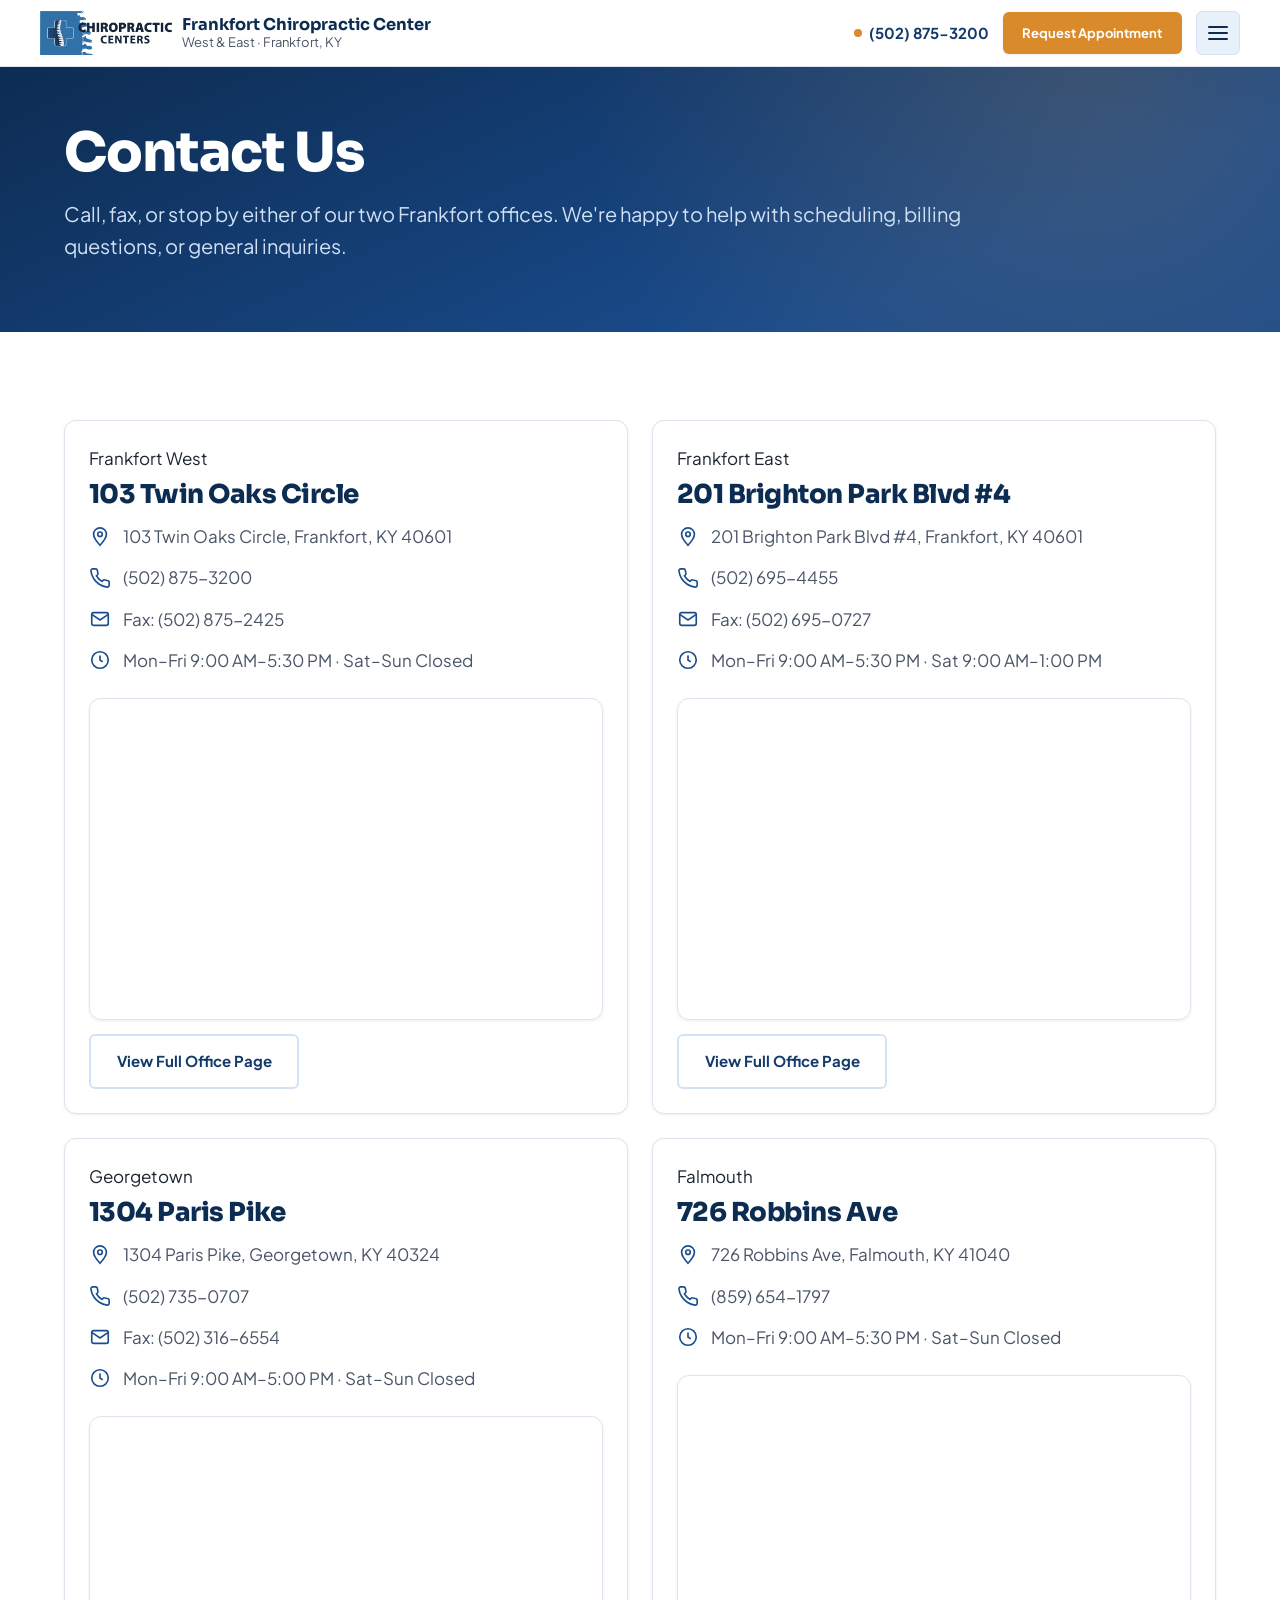
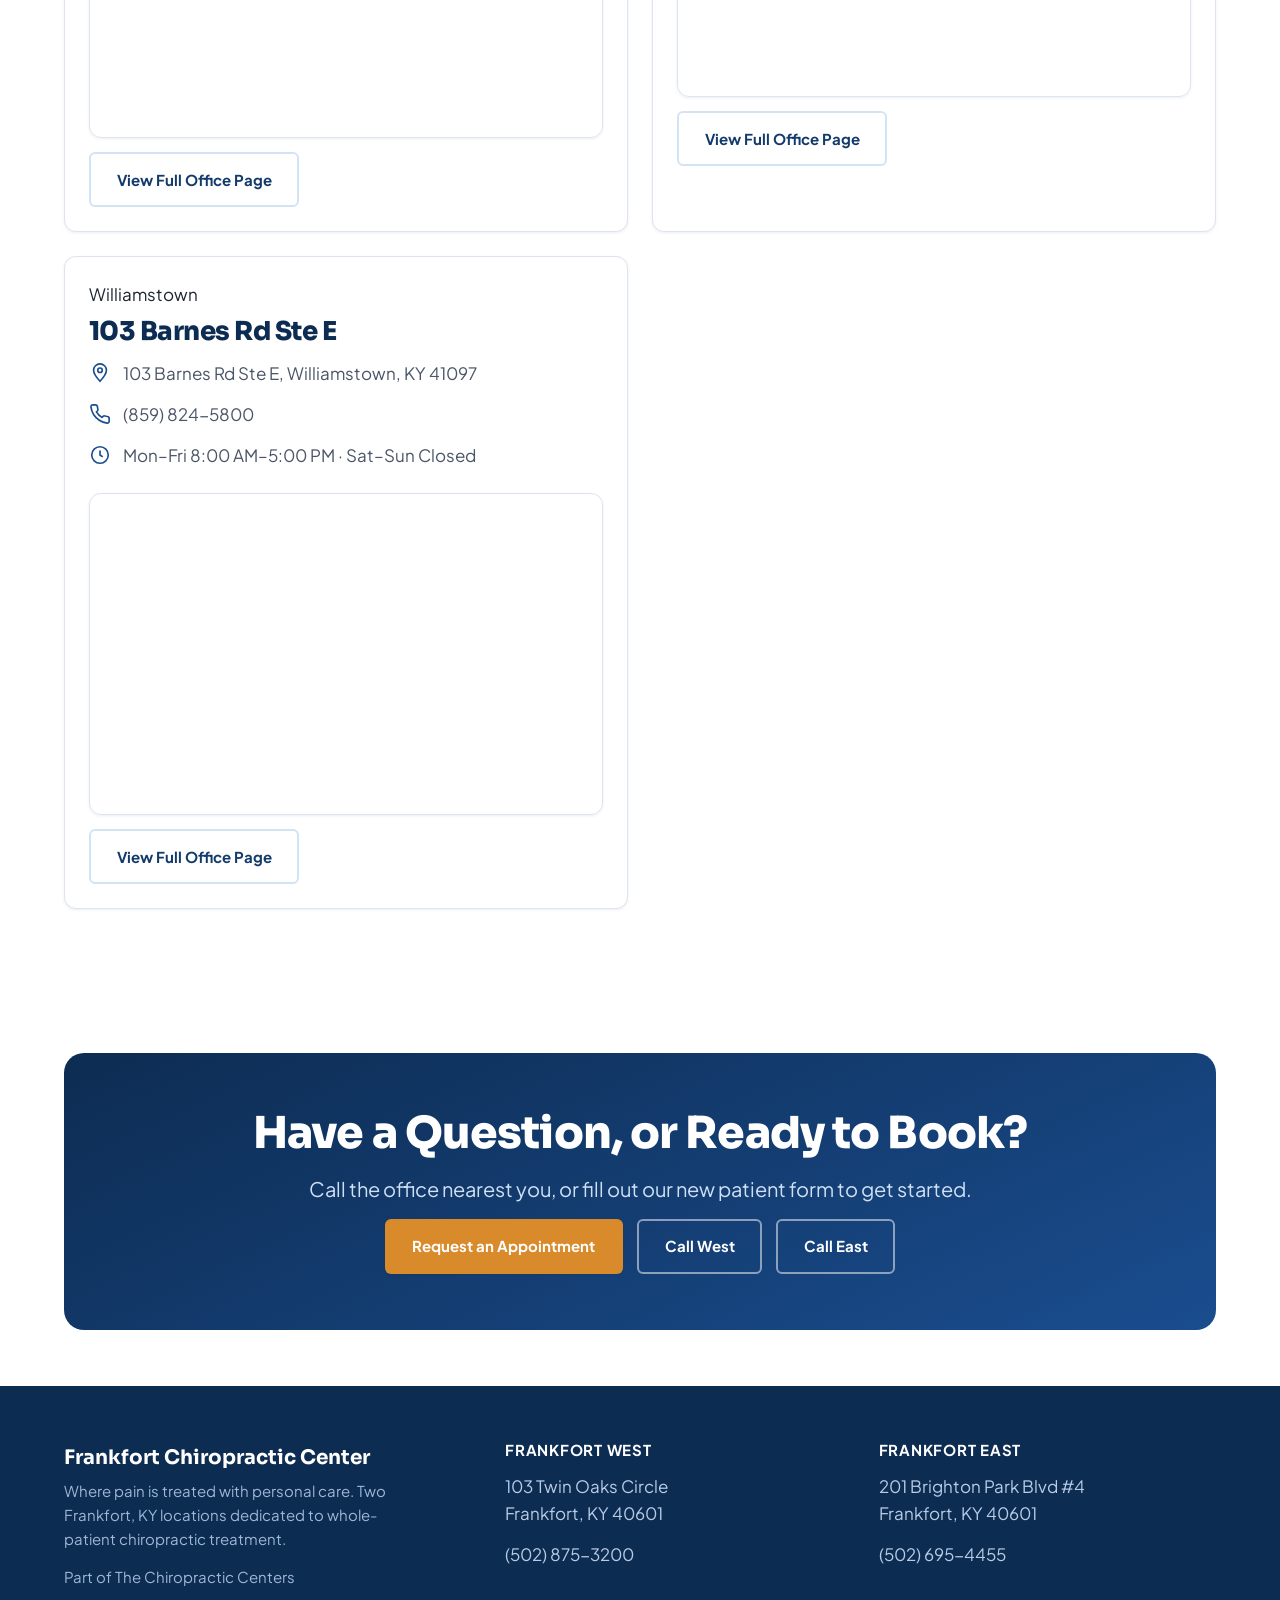
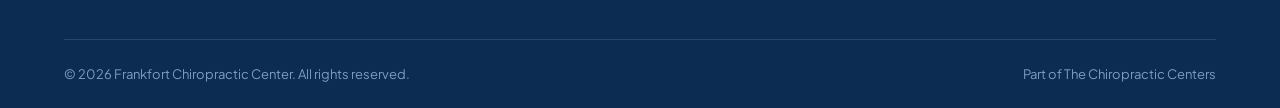
<file: contact.html>
<!DOCTYPE html>
<html lang="en">
<head>
<meta charset="UTF-8">
<meta name="viewport" content="width=device-width, initial-scale=1.0">
<title>Contact Us | Frankfort Chiropractic Center</title>
<meta name="description" content="Contact Frankfort Chiropractic Center West or East: phone, fax, address, hours, and maps for both Frankfort, KY locations.">
<link rel="stylesheet" href="assets/css/style.css">
</head>
<body>
<a class="skip-link" href="#main">Skip to content</a>

<header class="site-header">
  <div class="container header-inner">
    <a class="brand" href="index.html">
      <img src="assets/img/logo.png" alt="Frankfort Chiropractic Center logo" width="160" height="53">
      <span class="brand-text">
        <strong>Frankfort Chiropractic Center</strong>
        <span>West &amp; East &middot; Frankfort, KY</span>
      </span>
    </a>
    <div class="header-actions">
      <a class="header-phone" href="tel:+15028753200"><span class="header-phone-dot"></span><span class="phone-text">(502) 875-3200</span></a>
      <a class="btn btn-primary btn-sm" href="new-patients.html">Request Appointment</a>
      <button class="nav-toggle" aria-label="Open menu" aria-expanded="false" aria-controls="nav-drawer">
        <span class="nav-toggle-bars"><span></span><span></span><span></span></span>
      </button>
    </div>
  </div>
</header>

<nav class="nav-drawer" id="nav-drawer">
  <div class="nav-drawer-backdrop" data-nav-close></div>
  <div class="nav-drawer-panel">
    <button class="nav-drawer-close" aria-label="Close menu" data-nav-close>&times;</button>
    <ul class="nav-drawer-links">
      <li><a href="index.html">Home</a></li>
      <li><a href="doctors.html">Our Doctors</a></li>
      <li><a href="services.html">Services</a></li>
      <li><a href="locations.html">Locations</a></li>
      <li><a href="new-patients.html">New Patients</a></li>
      <li><a href="contact.html" class="active">Contact</a></li>
    </ul>
    <div class="nav-drawer-footer">
      <a class="btn btn-primary btn-block" href="new-patients.html">Request an Appointment</a>
      <a class="header-phone" href="tel:+15028753200">📞 (502) 875-3200</a>
    </div>
  </div>
</nav>

<main id="main">
  <section class="page-hero">
    <div class="container">
      <h1>Contact Us</h1>
      <p class="lede">Call, fax, or stop by either of our two Frankfort offices. We're happy to help with scheduling, billing questions, or general inquiries.</p>
    </div>
  </section>

  <section>
    <div class="container">
      <div class="location-grid">
        <div class="card" style="padding: var(--sp-3);">
          <span class="location-tag" style="display:inline-block;margin-bottom:0.5rem;">Frankfort West</span>
          <h2 style="font-size: var(--fs-lg);">103 Twin Oaks Circle</h2>
          <div class="contact-list" style="margin: var(--sp-2) 0 var(--sp-3);">
            <div class="item">
              <svg viewBox="0 0 24 24" fill="none" stroke="currentColor" stroke-width="1.8"><path d="M12 21s-7-7.5-7-12a7 7 0 0 1 14 0c0 4.5-7 12-7 12z"/><circle cx="12" cy="9" r="2.5"/></svg>
              <span>103 Twin Oaks Circle, Frankfort, KY 40601</span>
            </div>
            <div class="item">
              <svg viewBox="0 0 24 24" fill="none" stroke="currentColor" stroke-width="1.8"><path d="M22 16.9v3a2 2 0 0 1-2.2 2 19.8 19.8 0 0 1-8.6-3.1 19.5 19.5 0 0 1-6-6 19.8 19.8 0 0 1-3.1-8.6A2 2 0 0 1 4.1 2h3a2 2 0 0 1 2 1.7c.1.9.3 1.8.6 2.7a2 2 0 0 1-.4 2.1L8.1 9.7a16 16 0 0 0 6 6l1.2-1.2a2 2 0 0 1 2.1-.4c.9.3 1.8.5 2.7.6a2 2 0 0 1 1.9 2.2z"/></svg>
              <a href="tel:+15028753200">(502) 875-3200</a>
            </div>
            <div class="item">
              <svg viewBox="0 0 24 24" fill="none" stroke="currentColor" stroke-width="1.8"><rect x="3" y="5" width="18" height="14" rx="2"/><path d="M3 7l9 6 9-6"/></svg>
              <span>Fax: (502) 875-2425</span>
            </div>
            <div class="item">
              <svg viewBox="0 0 24 24" fill="none" stroke="currentColor" stroke-width="1.8"><circle cx="12" cy="12" r="9"/><path d="M12 7v5l3 2"/></svg>
              <span>Mon&ndash;Fri 9:00 AM&ndash;5:30 PM &middot; Sat&ndash;Sun Closed</span>
            </div>
          </div>
          <div class="map-embed" style="margin-bottom: var(--sp-2);">
            <iframe src="https://www.google.com/maps/embed?pb=!1m18!1m12!1m3!1d6274.920623029656!2d-84.89859918864629!3d38.15274037177541!2m3!1f0!2f0!3f0!3m2!1i1024!2i768!4f13.1!3m3!1m2!1s0x8842744d8518374b%3A0xca078250e59718a2!2sFrankfort%20Chiropractic%20Center%20West!5e0!3m2!1sen!2sus!4v1729887541888!5m2!1sen!2sus" loading="lazy" referrerpolicy="no-referrer-when-downgrade" title="Map to Frankfort Chiropractic Center West"></iframe>
          </div>
          <a class="btn btn-secondary" href="locations/west.html">View Full Office Page</a>
        </div>

        <div class="card" style="padding: var(--sp-3);">
          <span class="location-tag" style="display:inline-block;margin-bottom:0.5rem;">Frankfort East</span>
          <h2 style="font-size: var(--fs-lg);">201 Brighton Park Blvd #4</h2>
          <div class="contact-list" style="margin: var(--sp-2) 0 var(--sp-3);">
            <div class="item">
              <svg viewBox="0 0 24 24" fill="none" stroke="currentColor" stroke-width="1.8"><path d="M12 21s-7-7.5-7-12a7 7 0 0 1 14 0c0 4.5-7 12-7 12z"/><circle cx="12" cy="9" r="2.5"/></svg>
              <span>201 Brighton Park Blvd #4, Frankfort, KY 40601</span>
            </div>
            <div class="item">
              <svg viewBox="0 0 24 24" fill="none" stroke="currentColor" stroke-width="1.8"><path d="M22 16.9v3a2 2 0 0 1-2.2 2 19.8 19.8 0 0 1-8.6-3.1 19.5 19.5 0 0 1-6-6 19.8 19.8 0 0 1-3.1-8.6A2 2 0 0 1 4.1 2h3a2 2 0 0 1 2 1.7c.1.9.3 1.8.6 2.7a2 2 0 0 1-.4 2.1L8.1 9.7a16 16 0 0 0 6 6l1.2-1.2a2 2 0 0 1 2.1-.4c.9.3 1.8.5 2.7.6a2 2 0 0 1 1.9 2.2z"/></svg>
              <a href="tel:+15026954455">(502) 695-4455</a>
            </div>
            <div class="item">
              <svg viewBox="0 0 24 24" fill="none" stroke="currentColor" stroke-width="1.8"><rect x="3" y="5" width="18" height="14" rx="2"/><path d="M3 7l9 6 9-6"/></svg>
              <span>Fax: (502) 695-0727</span>
            </div>
            <div class="item">
              <svg viewBox="0 0 24 24" fill="none" stroke="currentColor" stroke-width="1.8"><circle cx="12" cy="12" r="9"/><path d="M12 7v5l3 2"/></svg>
              <span>Mon&ndash;Fri 9:00 AM&ndash;5:30 PM &middot; Sat 9:00 AM&ndash;1:00 PM</span>
            </div>
          </div>
          <div class="map-embed" style="margin-bottom: var(--sp-2);">
            <iframe src="https://www.google.com/maps/embed?pb=!1m18!1m12!1m3!1d3135.5556441673075!2d-84.82893518864407!3d38.19699467176476!2m3!1f0!2f0!3f0!3m2!1i1024!2i768!4f13.1!3m3!1m2!1s0x88420ccac7deb075%3A0xc1dbe921dd003d43!2sFrankfort%20Chiropractic%20Center%20East!5e0!3m2!1sen!2sus!4v1729886904619!5m2!1sen!2sus" loading="lazy" referrerpolicy="no-referrer-when-downgrade" title="Map to Frankfort Chiropractic Center East"></iframe>
          </div>
          <a class="btn btn-secondary" href="locations/east.html">View Full Office Page</a>
        </div>

        <div class="card" style="padding: var(--sp-3);">
          <span class="location-tag" style="display:inline-block;margin-bottom:0.5rem;">Georgetown</span>
          <h2 style="font-size: var(--fs-lg);">1304 Paris Pike</h2>
          <div class="contact-list" style="margin: var(--sp-2) 0 var(--sp-3);">
            <div class="item">
              <svg viewBox="0 0 24 24" fill="none" stroke="currentColor" stroke-width="1.8"><path d="M12 21s-7-7.5-7-12a7 7 0 0 1 14 0c0 4.5-7 12-7 12z"/><circle cx="12" cy="9" r="2.5"/></svg>
              <span>1304 Paris Pike, Georgetown, KY 40324</span>
            </div>
            <div class="item">
              <svg viewBox="0 0 24 24" fill="none" stroke="currentColor" stroke-width="1.8"><path d="M22 16.9v3a2 2 0 0 1-2.2 2 19.8 19.8 0 0 1-8.6-3.1 19.5 19.5 0 0 1-6-6 19.8 19.8 0 0 1-3.1-8.6A2 2 0 0 1 4.1 2h3a2 2 0 0 1 2 1.7c.1.9.3 1.8.6 2.7a2 2 0 0 1-.4 2.1L8.1 9.7a16 16 0 0 0 6 6l1.2-1.2a2 2 0 0 1 2.1-.4c.9.3 1.8.5 2.7.6a2 2 0 0 1 1.9 2.2z"/></svg>
              <a href="tel:+15027350707">(502) 735-0707</a>
            </div>
            <div class="item">
              <svg viewBox="0 0 24 24" fill="none" stroke="currentColor" stroke-width="1.8"><rect x="3" y="5" width="18" height="14" rx="2"/><path d="M3 7l9 6 9-6"/></svg>
              <span>Fax: (502) 316-6554</span>
            </div>
            <div class="item">
              <svg viewBox="0 0 24 24" fill="none" stroke="currentColor" stroke-width="1.8"><circle cx="12" cy="12" r="9"/><path d="M12 7v5l3 2"/></svg>
              <span>Mon&ndash;Fri 9:00 AM&ndash;5:00 PM &middot; Sat&ndash;Sun Closed</span>
            </div>
          </div>
          <div class="map-embed" style="margin-bottom: var(--sp-2);">
            <iframe src="https://maps.google.com/maps?q=1304+Paris+Pike+Georgetown+KY+40324&output=embed&z=15" loading="lazy" referrerpolicy="no-referrer-when-downgrade" title="Map to Georgetown Chiropractic Center"></iframe>
          </div>
          <a class="btn btn-secondary" href="locations/georgetown.html">View Full Office Page</a>
        </div>

        <div class="card" style="padding: var(--sp-3);">
          <span class="location-tag" style="display:inline-block;margin-bottom:0.5rem;">Falmouth</span>
          <h2 style="font-size: var(--fs-lg);">726 Robbins Ave</h2>
          <div class="contact-list" style="margin: var(--sp-2) 0 var(--sp-3);">
            <div class="item">
              <svg viewBox="0 0 24 24" fill="none" stroke="currentColor" stroke-width="1.8"><path d="M12 21s-7-7.5-7-12a7 7 0 0 1 14 0c0 4.5-7 12-7 12z"/><circle cx="12" cy="9" r="2.5"/></svg>
              <span>726 Robbins Ave, Falmouth, KY 41040</span>
            </div>
            <div class="item">
              <svg viewBox="0 0 24 24" fill="none" stroke="currentColor" stroke-width="1.8"><path d="M22 16.9v3a2 2 0 0 1-2.2 2 19.8 19.8 0 0 1-8.6-3.1 19.5 19.5 0 0 1-6-6 19.8 19.8 0 0 1-3.1-8.6A2 2 0 0 1 4.1 2h3a2 2 0 0 1 2 1.7c.1.9.3 1.8.6 2.7a2 2 0 0 1-.4 2.1L8.1 9.7a16 16 0 0 0 6 6l1.2-1.2a2 2 0 0 1 2.1-.4c.9.3 1.8.5 2.7.6a2 2 0 0 1 1.9 2.2z"/></svg>
              <a href="tel:+18596541797">(859) 654-1797</a>
            </div>
            <div class="item">
              <svg viewBox="0 0 24 24" fill="none" stroke="currentColor" stroke-width="1.8"><circle cx="12" cy="12" r="9"/><path d="M12 7v5l3 2"/></svg>
              <span>Mon&ndash;Fri 9:00 AM&ndash;5:30 PM &middot; Sat&ndash;Sun Closed</span>
            </div>
          </div>
          <div class="map-embed" style="margin-bottom: var(--sp-2);">
            <iframe src="https://maps.google.com/maps?q=726+Robbins+Ave+Falmouth+KY+41040&output=embed&z=15" loading="lazy" referrerpolicy="no-referrer-when-downgrade" title="Map to Falmouth Chiropractic Center"></iframe>
          </div>
          <a class="btn btn-secondary" href="locations/falmouth.html">View Full Office Page</a>
        </div>

        <div class="card" style="padding: var(--sp-3);">
          <span class="location-tag" style="display:inline-block;margin-bottom:0.5rem;">Williamstown</span>
          <h2 style="font-size: var(--fs-lg);">103 Barnes Rd Ste E</h2>
          <div class="contact-list" style="margin: var(--sp-2) 0 var(--sp-3);">
            <div class="item">
              <svg viewBox="0 0 24 24" fill="none" stroke="currentColor" stroke-width="1.8"><path d="M12 21s-7-7.5-7-12a7 7 0 0 1 14 0c0 4.5-7 12-7 12z"/><circle cx="12" cy="9" r="2.5"/></svg>
              <span>103 Barnes Rd Ste E, Williamstown, KY 41097</span>
            </div>
            <div class="item">
              <svg viewBox="0 0 24 24" fill="none" stroke="currentColor" stroke-width="1.8"><path d="M22 16.9v3a2 2 0 0 1-2.2 2 19.8 19.8 0 0 1-8.6-3.1 19.5 19.5 0 0 1-6-6 19.8 19.8 0 0 1-3.1-8.6A2 2 0 0 1 4.1 2h3a2 2 0 0 1 2 1.7c.1.9.3 1.8.6 2.7a2 2 0 0 1-.4 2.1L8.1 9.7a16 16 0 0 0 6 6l1.2-1.2a2 2 0 0 1 2.1-.4c.9.3 1.8.5 2.7.6a2 2 0 0 1 1.9 2.2z"/></svg>
              <a href="tel:+18598245800">(859) 824-5800</a>
            </div>
            <div class="item">
              <svg viewBox="0 0 24 24" fill="none" stroke="currentColor" stroke-width="1.8"><circle cx="12" cy="12" r="9"/><path d="M12 7v5l3 2"/></svg>
              <span>Mon&ndash;Fri 8:00 AM&ndash;5:00 PM &middot; Sat&ndash;Sun Closed</span>
            </div>
          </div>
          <div class="map-embed" style="margin-bottom: var(--sp-2);">
            <iframe src="https://maps.google.com/maps?q=103+Barnes+Rd+Williamstown+KY+41097&output=embed&z=15" loading="lazy" referrerpolicy="no-referrer-when-downgrade" title="Map to Williamstown Chiropractic Center"></iframe>
          </div>
          <a class="btn btn-secondary" href="locations/williamstown.html">View Full Office Page</a>
        </div>
      </div>
    </div>
  </section>

  <section class="section-tight">
    <div class="container">
      <div class="cta-band">
        <h2>Have a Question, or Ready to Book?</h2>
        <p class="lede" style="margin:0 auto;">Call the office nearest you, or fill out our new patient form to get started.</p>
        <div class="cta-row">
          <a class="btn btn-primary" href="new-patients.html">Request an Appointment</a>
          <a class="btn btn-outline-light" href="tel:+15028753200">Call West</a>
          <a class="btn btn-outline-light" href="tel:+15026954455">Call East</a>
        </div>
      </div>
    </div>
  </section>
</main>

<footer class="site-footer">
  <div class="container">
    <div class="footer-grid">
      <div class="footer-brand">
        <strong>Frankfort Chiropractic Center</strong>
        <p>Where pain is treated with personal care. Two Frankfort, KY locations dedicated to whole-patient chiropractic treatment.</p>
        <p class="footer-umbrella">Part of The Chiropractic Centers</p>
      </div>
      <div class="footer-col">
        <h4>Frankfort West</h4>
        <div class="contact-list">
          <div class="item"><span>103 Twin Oaks Circle<br>Frankfort, KY 40601</span></div>
          <div class="item"><a href="tel:+15028753200">(502) 875-3200</a></div>
        </div>
      </div>
      <div class="footer-col">
        <h4>Frankfort East</h4>
        <div class="contact-list">
          <div class="item"><span>201 Brighton Park Blvd #4<br>Frankfort, KY 40601</span></div>
          <div class="item"><a href="tel:+15026954455">(502) 695-4455</a></div>
        </div>
      </div>
    </div>
    <div class="footer-bottom">
      <span>&copy; <span id="year"></span> Frankfort Chiropractic Center. All rights reserved.</span>
      <span>Part of The Chiropractic Centers</span>
    </div>
  </div>
</footer>

<script src="assets/js/main.js"></script>
<script>document.getElementById('year').textContent = new Date().getFullYear();</script>
</body>
</html>
</file>
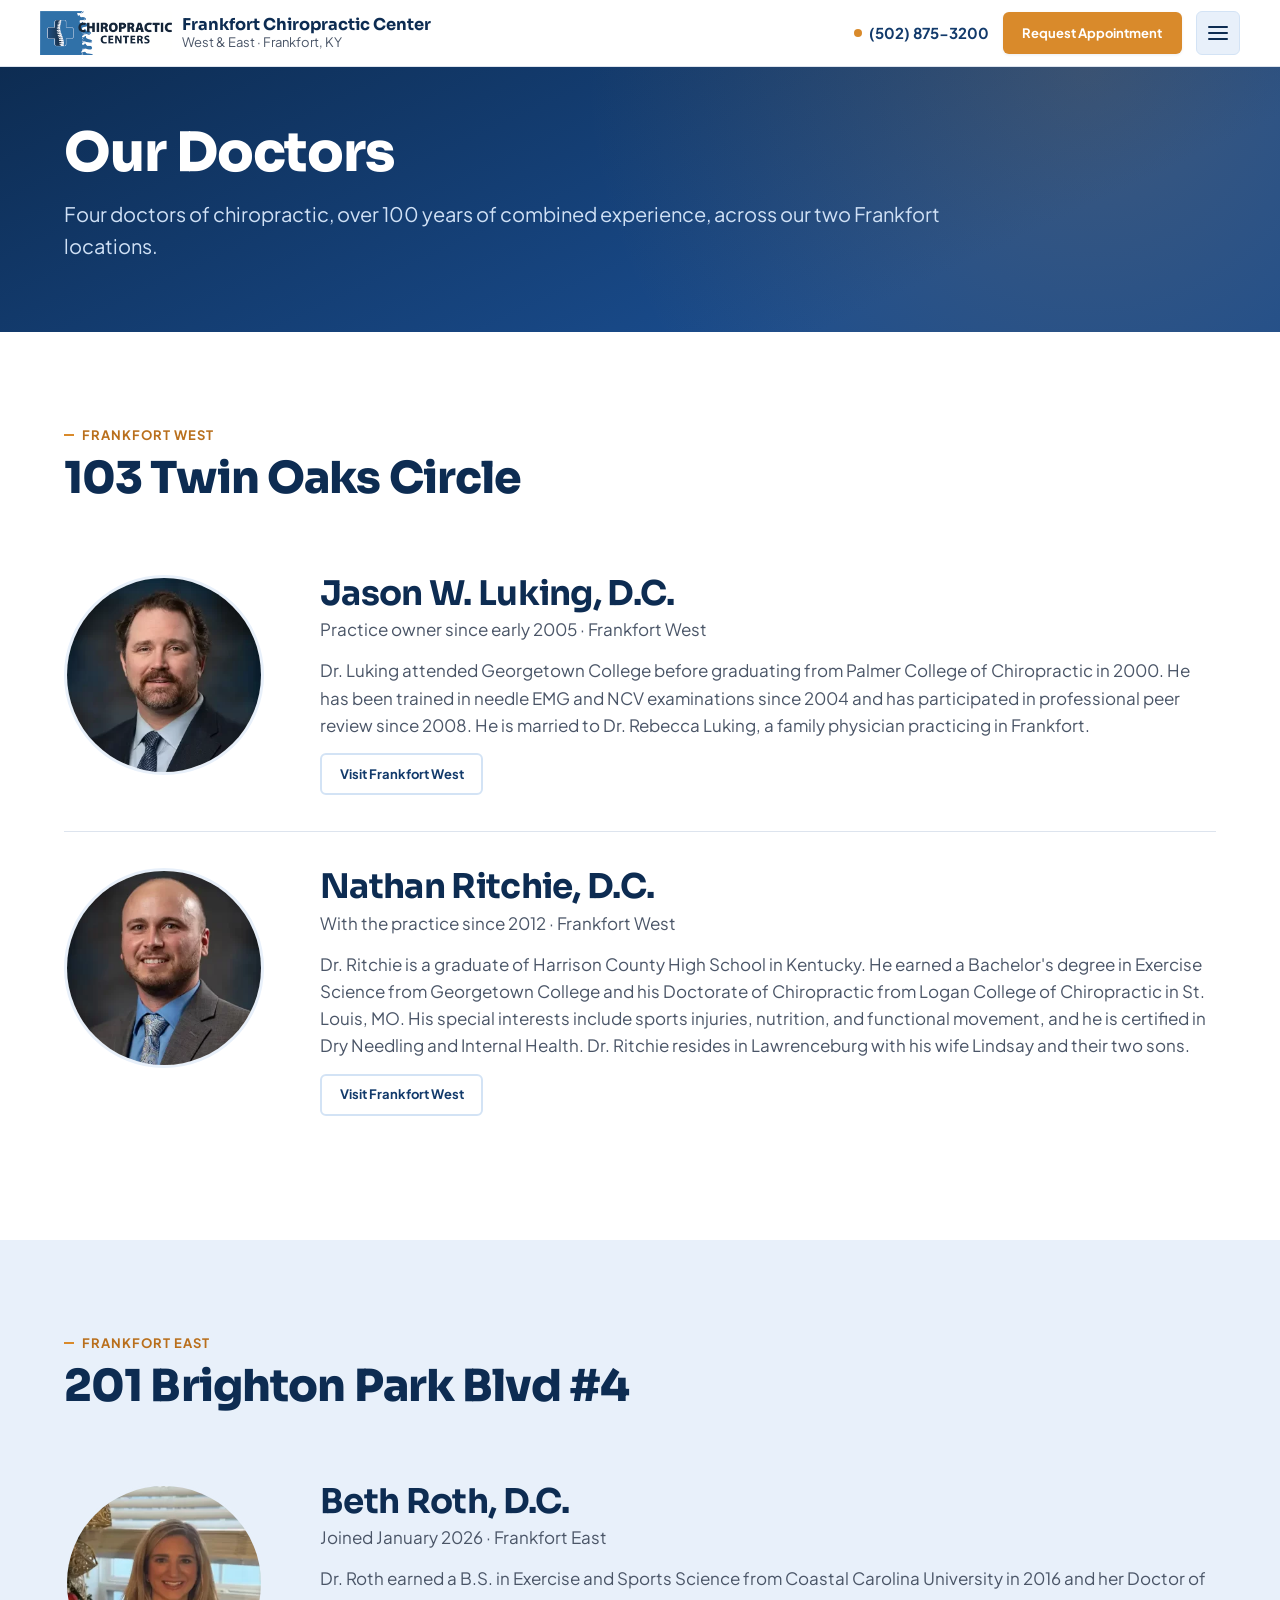
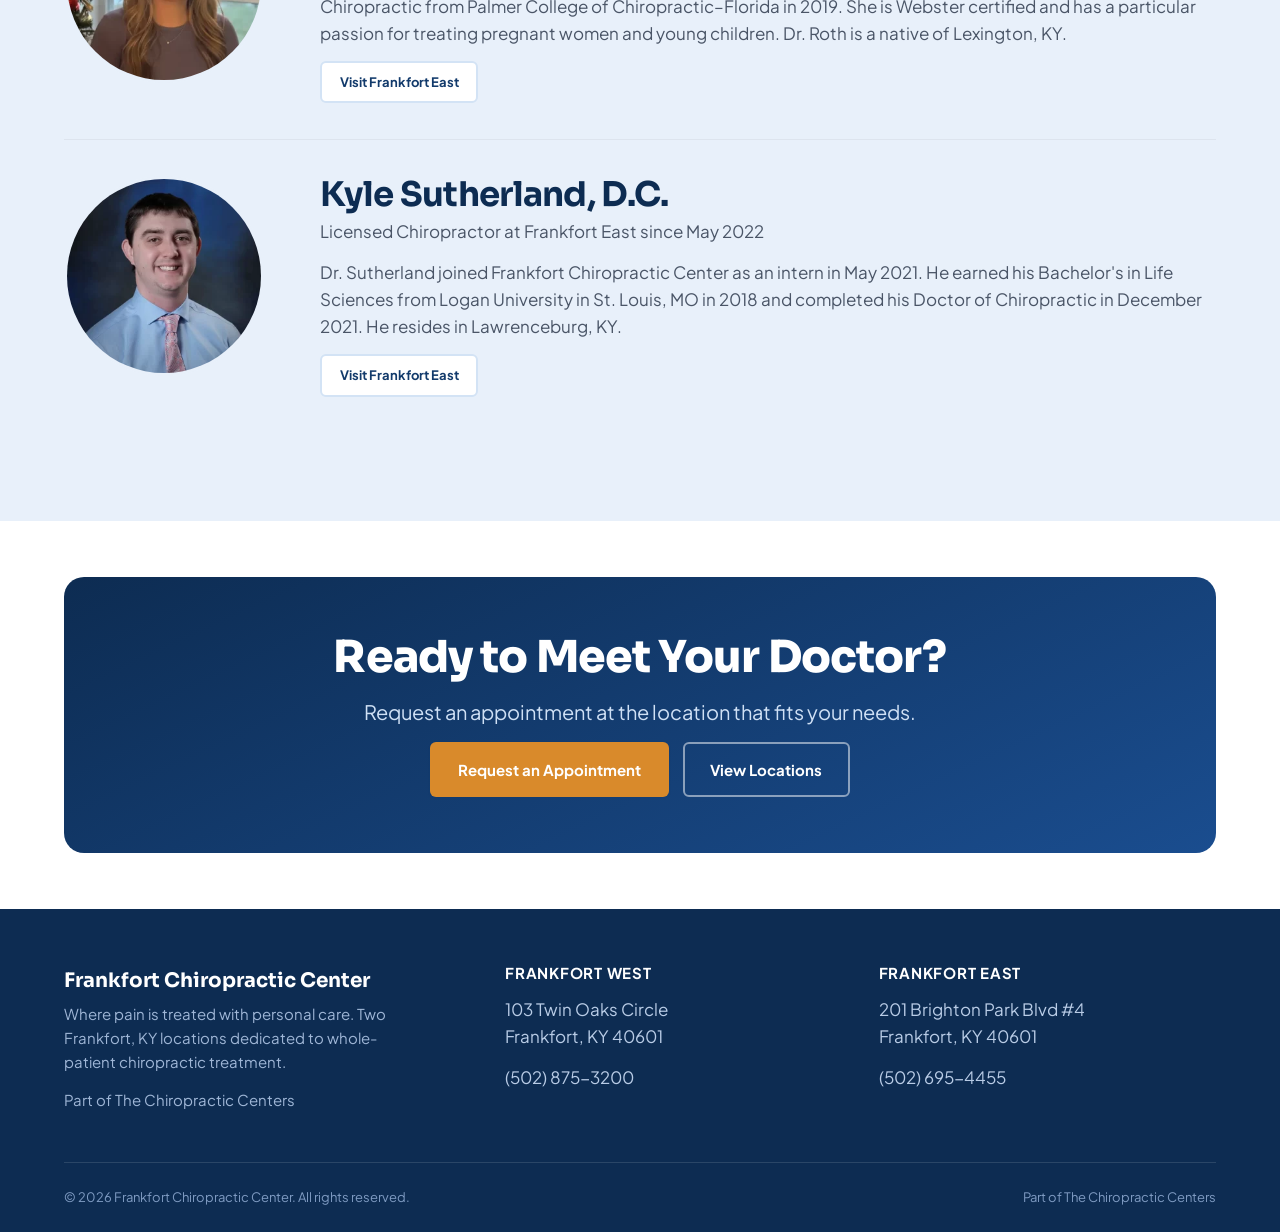
<file: doctors.html>
<!DOCTYPE html>
<html lang="en">
<head>
<meta charset="UTF-8">
<meta name="viewport" content="width=device-width, initial-scale=1.0">
<title>Our Doctors | Frankfort Chiropractic Center</title>
<meta name="description" content="Meet the four doctors of chiropractic at Frankfort Chiropractic Center West and East: Jason Luking, Nathan Ritchie, Beth Roth, and Kyle Sutherland.">
<link rel="stylesheet" href="assets/css/style.css">
</head>
<body>
<a class="skip-link" href="#main">Skip to content</a>

<header class="site-header">
  <div class="container header-inner">
    <a class="brand" href="index.html">
      <img src="assets/img/logo.png" alt="Frankfort Chiropractic Center logo" width="160" height="53">
      <span class="brand-text">
        <strong>Frankfort Chiropractic Center</strong>
        <span>West &amp; East &middot; Frankfort, KY</span>
      </span>
    </a>
    <div class="header-actions">
      <a class="header-phone" href="tel:+15028753200"><span class="header-phone-dot"></span><span class="phone-text">(502) 875-3200</span></a>
      <a class="btn btn-primary btn-sm" href="new-patients.html">Request Appointment</a>
      <button class="nav-toggle" aria-label="Open menu" aria-expanded="false" aria-controls="nav-drawer">
        <span class="nav-toggle-bars"><span></span><span></span><span></span></span>
      </button>
    </div>
  </div>
</header>

<nav class="nav-drawer" id="nav-drawer">
  <div class="nav-drawer-backdrop" data-nav-close></div>
  <div class="nav-drawer-panel">
    <button class="nav-drawer-close" aria-label="Close menu" data-nav-close>&times;</button>
    <ul class="nav-drawer-links">
      <li><a href="index.html">Home</a></li>
      <li><a href="doctors.html" class="active">Our Doctors</a></li>
      <li><a href="services.html">Services</a></li>
      <li><a href="locations.html">Locations</a></li>
      <li><a href="new-patients.html">New Patients</a></li>
      <li><a href="contact.html">Contact</a></li>
    </ul>
    <div class="nav-drawer-footer">
      <a class="btn btn-primary btn-block" href="new-patients.html">Request an Appointment</a>
      <a class="header-phone" href="tel:+15028753200">📞 (502) 875-3200</a>
    </div>
  </div>
</nav>

<main id="main">
  <section class="page-hero">
    <div class="container">
      <h1>Our Doctors</h1>
      <p class="lede">Four doctors of chiropractic, over 100 years of combined experience, across our two Frankfort locations.</p>
    </div>
  </section>

  <section>
    <div class="container">
      <div class="section-head">
        <span class="eyebrow">Frankfort West</span>
        <h2>103 Twin Oaks Circle</h2>
      </div>

      <div class="doctor-bio" id="luking">
        <div class="doctor-photo"><img src="assets/img/doctors/luking.webp" alt="Dr. Jason W. Luking, D.C." loading="lazy"></div>
        <div>
          <h3>Jason W. Luking, D.C.</h3>
          <p class="credential">Practice owner since early 2005 &middot; Frankfort West</p>
          <p>Dr. Luking attended Georgetown College before graduating from Palmer College of Chiropractic in 2000. He has been trained in needle EMG and NCV examinations since 2004 and has participated in professional peer review since 2008. He is married to Dr. Rebecca Luking, a family physician practicing in Frankfort.</p>
          <a class="btn btn-secondary btn-sm" href="locations/west.html">Visit Frankfort West</a>
        </div>
      </div>

      <div class="doctor-bio" id="ritchie">
        <div class="doctor-photo"><img src="assets/img/doctors/ritchie.webp" alt="Dr. Nathan Ritchie, D.C." loading="lazy"></div>
        <div>
          <h3>Nathan Ritchie, D.C.</h3>
          <p class="credential">With the practice since 2012 &middot; Frankfort West</p>
          <p>Dr. Ritchie is a graduate of Harrison County High School in Kentucky. He earned a Bachelor's degree in Exercise Science from Georgetown College and his Doctorate of Chiropractic from Logan College of Chiropractic in St. Louis, MO. His special interests include sports injuries, nutrition, and functional movement, and he is certified in Dry Needling and Internal Health. Dr. Ritchie resides in Lawrenceburg with his wife Lindsay and their two sons.</p>
          <a class="btn btn-secondary btn-sm" href="locations/west.html">Visit Frankfort West</a>
        </div>
      </div>
    </div>
  </section>

  <section class="section-alt">
    <div class="container">
      <div class="section-head">
        <span class="eyebrow">Frankfort East</span>
        <h2>201 Brighton Park Blvd #4</h2>
      </div>

      <div class="doctor-bio" id="roth">
        <div class="doctor-photo"><img src="assets/img/doctors/roth.webp" alt="Dr. Beth Roth, D.C." loading="lazy"></div>
        <div>
          <h3>Beth Roth, D.C.</h3>
          <p class="credential">Joined January 2026 &middot; Frankfort East</p>
          <p>Dr. Roth earned a B.S. in Exercise and Sports Science from Coastal Carolina University in 2016 and her Doctor of Chiropractic from Palmer College of Chiropractic&ndash;Florida in 2019. She is Webster certified and has a particular passion for treating pregnant women and young children. Dr. Roth is a native of Lexington, KY.</p>
          <a class="btn btn-secondary btn-sm" href="locations/east.html">Visit Frankfort East</a>
        </div>
      </div>

      <div class="doctor-bio" id="sutherland">
        <div class="doctor-photo"><img src="assets/img/doctors/sutherland.webp" alt="Dr. Kyle Sutherland, D.C." loading="lazy"></div>
        <div>
          <h3>Kyle Sutherland, D.C.</h3>
          <p class="credential">Licensed Chiropractor at Frankfort East since May 2022</p>
          <p>Dr. Sutherland joined Frankfort Chiropractic Center as an intern in May 2021. He earned his Bachelor's in Life Sciences from Logan University in St. Louis, MO in 2018 and completed his Doctor of Chiropractic in December 2021. He resides in Lawrenceburg, KY.</p>
          <a class="btn btn-secondary btn-sm" href="locations/east.html">Visit Frankfort East</a>
        </div>
      </div>
    </div>
  </section>

  <section class="section-tight">
    <div class="container">
      <div class="cta-band">
        <h2>Ready to Meet Your Doctor?</h2>
        <p class="lede" style="margin:0 auto;">Request an appointment at the location that fits your needs.</p>
        <div class="cta-row">
          <a class="btn btn-primary" href="new-patients.html">Request an Appointment</a>
          <a class="btn btn-outline-light" href="locations.html">View Locations</a>
        </div>
      </div>
    </div>
  </section>
</main>

<footer class="site-footer">
  <div class="container">
    <div class="footer-grid">
      <div class="footer-brand">
        <strong>Frankfort Chiropractic Center</strong>
        <p>Where pain is treated with personal care. Two Frankfort, KY locations dedicated to whole-patient chiropractic treatment.</p>
        <p class="footer-umbrella">Part of The Chiropractic Centers</p>
      </div>
      <div class="footer-col">
        <h4>Frankfort West</h4>
        <div class="contact-list">
          <div class="item"><span>103 Twin Oaks Circle<br>Frankfort, KY 40601</span></div>
          <div class="item"><a href="tel:+15028753200">(502) 875-3200</a></div>
        </div>
      </div>
      <div class="footer-col">
        <h4>Frankfort East</h4>
        <div class="contact-list">
          <div class="item"><span>201 Brighton Park Blvd #4<br>Frankfort, KY 40601</span></div>
          <div class="item"><a href="tel:+15026954455">(502) 695-4455</a></div>
        </div>
      </div>
    </div>
    <div class="footer-bottom">
      <span>&copy; <span id="year"></span> Frankfort Chiropractic Center. All rights reserved.</span>
      <span>Part of The Chiropractic Centers</span>
    </div>
  </div>
</footer>

<script src="assets/js/main.js"></script>
<script>document.getElementById('year').textContent = new Date().getFullYear();</script>
</body>
</html>
</file>
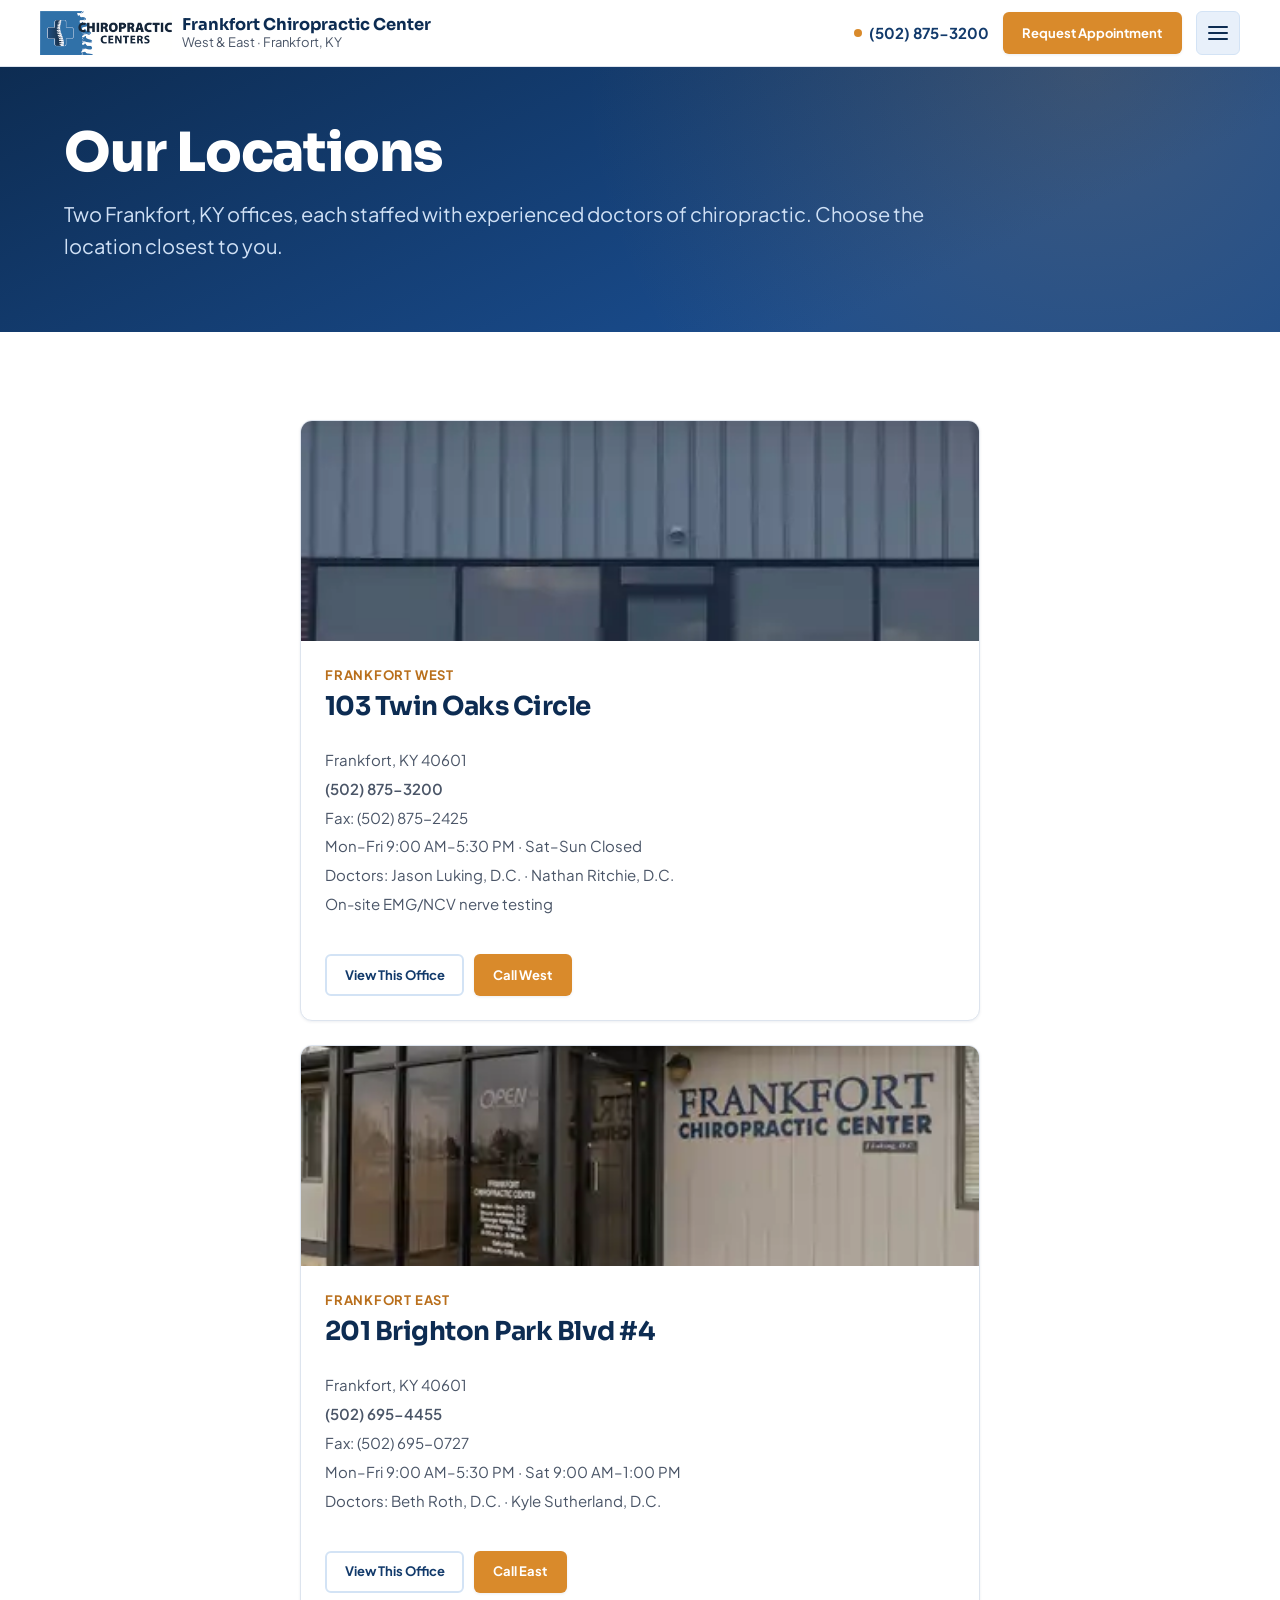
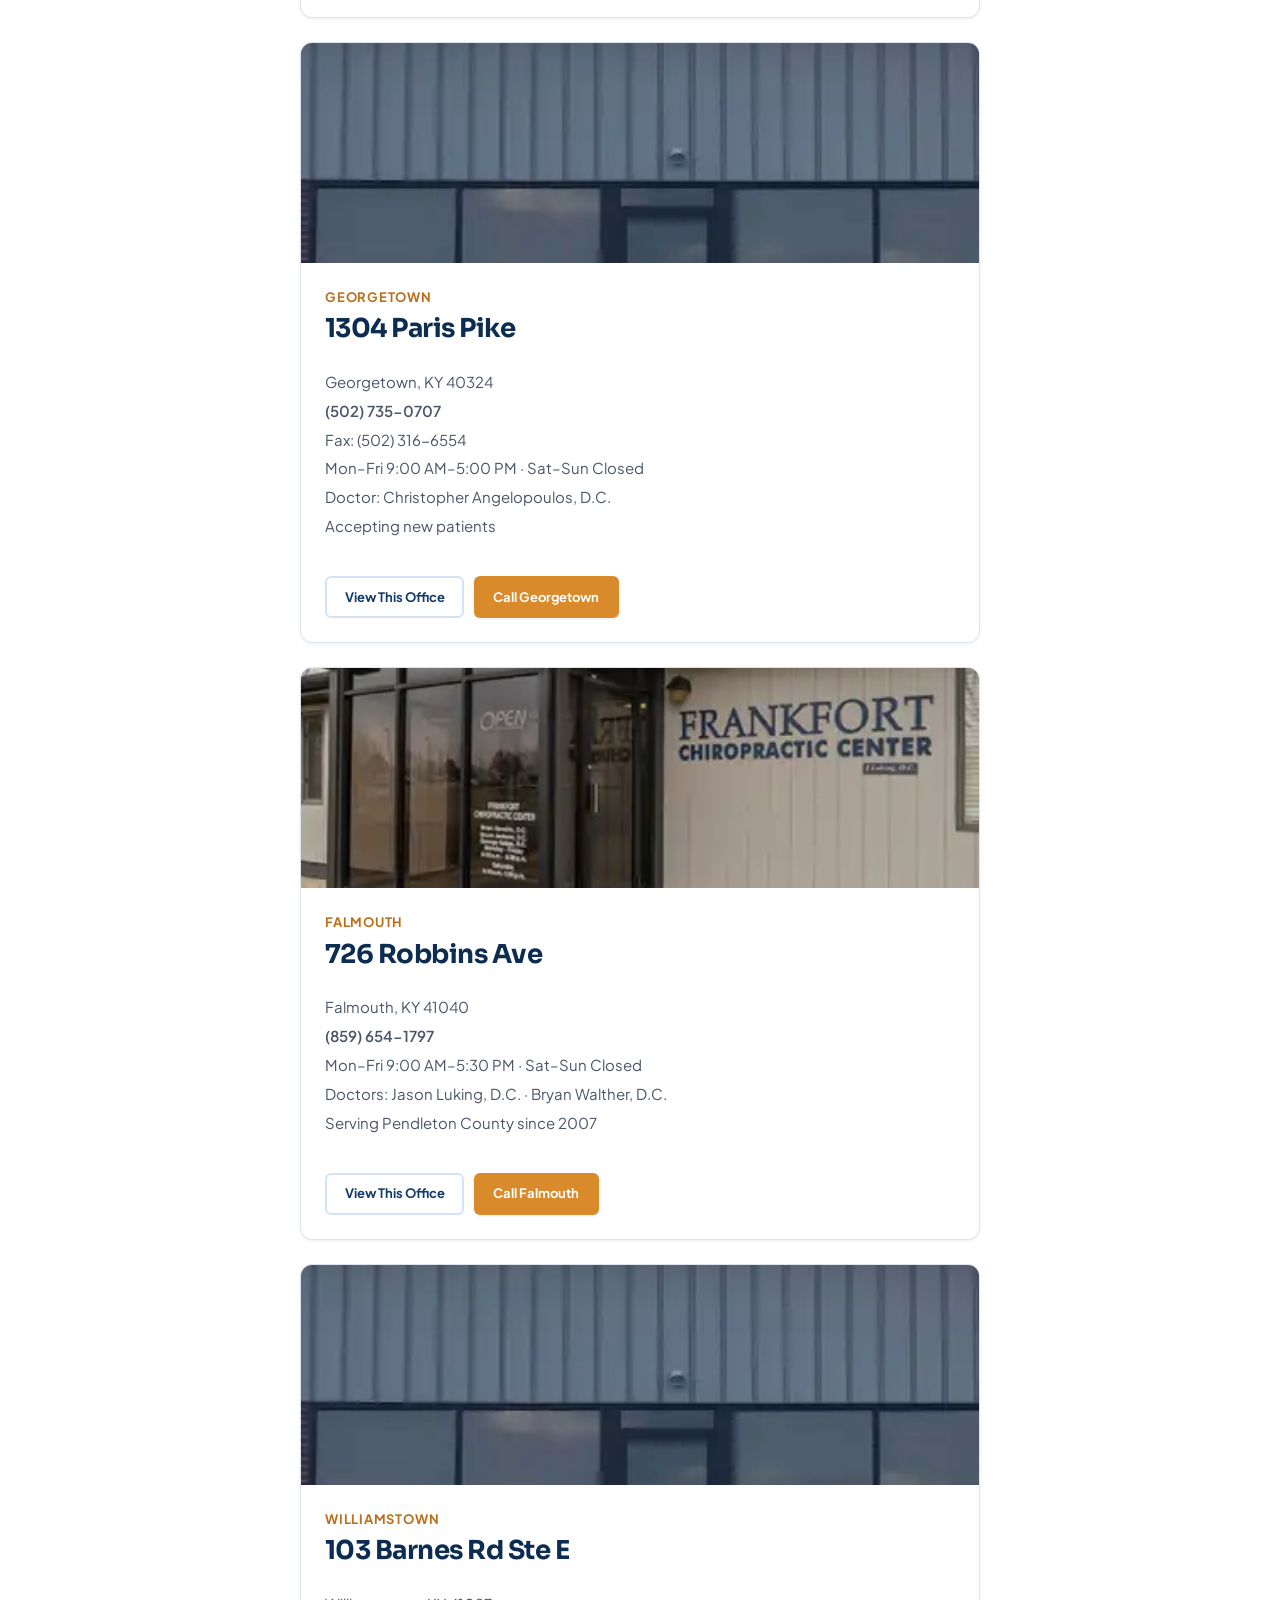
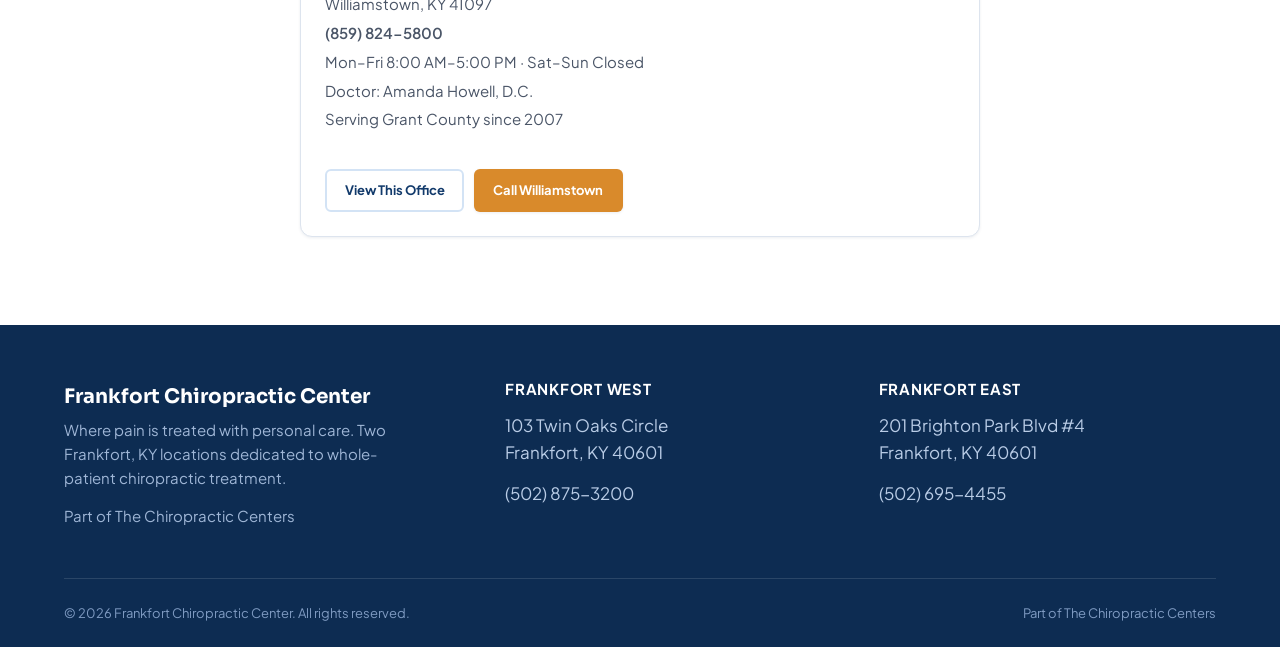
<file: locations.html>
<!DOCTYPE html>
<html lang="en">
<head>
<meta charset="UTF-8">
<meta name="viewport" content="width=device-width, initial-scale=1.0">
<title>Locations | Frankfort Chiropractic Center West &amp; East</title>
<meta name="description" content="Two Frankfort, KY chiropractic locations: Frankfort West on Twin Oaks Circle and Frankfort East on Brighton Park Blvd. Hours, maps, and doctors for each.">
<link rel="stylesheet" href="assets/css/style.css">
</head>
<body>
<a class="skip-link" href="#main">Skip to content</a>

<header class="site-header">
  <div class="container header-inner">
    <a class="brand" href="index.html">
      <img src="assets/img/logo.png" alt="Frankfort Chiropractic Center logo" width="160" height="53">
      <span class="brand-text">
        <strong>Frankfort Chiropractic Center</strong>
        <span>West &amp; East &middot; Frankfort, KY</span>
      </span>
    </a>
    <div class="header-actions">
      <a class="header-phone" href="tel:+15028753200"><span class="header-phone-dot"></span><span class="phone-text">(502) 875-3200</span></a>
      <a class="btn btn-primary btn-sm" href="new-patients.html">Request Appointment</a>
      <button class="nav-toggle" aria-label="Open menu" aria-expanded="false" aria-controls="nav-drawer">
        <span class="nav-toggle-bars"><span></span><span></span><span></span></span>
      </button>
    </div>
  </div>
</header>

<nav class="nav-drawer" id="nav-drawer">
  <div class="nav-drawer-backdrop" data-nav-close></div>
  <div class="nav-drawer-panel">
    <button class="nav-drawer-close" aria-label="Close menu" data-nav-close>&times;</button>
    <ul class="nav-drawer-links">
      <li><a href="index.html">Home</a></li>
      <li><a href="doctors.html">Our Doctors</a></li>
      <li><a href="services.html">Services</a></li>
      <li><a href="locations.html" class="active">Locations</a></li>
      <li><a href="new-patients.html">New Patients</a></li>
      <li><a href="contact.html">Contact</a></li>
    </ul>
    <div class="nav-drawer-footer">
      <a class="btn btn-primary btn-block" href="new-patients.html">Request an Appointment</a>
      <a class="header-phone" href="tel:+15028753200">📞 (502) 875-3200</a>
    </div>
  </div>
</nav>

<main id="main">
  <section class="page-hero">
    <div class="container">
      <h1>Our Locations</h1>
      <p class="lede">Two Frankfort, KY offices, each staffed with experienced doctors of chiropractic. Choose the location closest to you.</p>
    </div>
  </section>

  <section>
    <div class="container">
      <div class="location-grid" style="grid-template-columns: 1fr; max-width: 680px; margin: 0 auto;">
        <article class="card location-card">
          <img src="assets/img/locations/west.webp" alt="Frankfort Chiropractic Center West exterior" loading="lazy">
          <div class="location-card-body">
            <span class="location-tag">Frankfort West</span>
            <h3>103 Twin Oaks Circle</h3>
            <div class="location-meta">
              <span>Frankfort, KY 40601</span>
              <a href="tel:+15028753200">(502) 875-3200</a>
              <span>Fax: (502) 875-2425</span>
              <span>Mon&ndash;Fri 9:00 AM&ndash;5:30 PM &middot; Sat&ndash;Sun Closed</span>
              <span>Doctors: Jason Luking, D.C. &middot; Nathan Ritchie, D.C.</span>
              <span>On-site EMG/NCV nerve testing</span>
            </div>
          </div>
          <div class="location-card-footer">
            <a class="btn btn-secondary btn-sm" href="locations/west.html">View This Office</a>
            <a class="btn btn-primary btn-sm" href="tel:+15028753200">Call West</a>
          </div>
        </article>
        <article class="card location-card">
          <img src="assets/img/locations/east.webp" alt="Frankfort Chiropractic Center East exterior" loading="lazy">
          <div class="location-card-body">
            <span class="location-tag">Frankfort East</span>
            <h3>201 Brighton Park Blvd #4</h3>
            <div class="location-meta">
              <span>Frankfort, KY 40601</span>
              <a href="tel:+15026954455">(502) 695-4455</a>
              <span>Fax: (502) 695-0727</span>
              <span>Mon&ndash;Fri 9:00 AM&ndash;5:30 PM &middot; Sat 9:00 AM&ndash;1:00 PM</span>
              <span>Doctors: Beth Roth, D.C. &middot; Kyle Sutherland, D.C.</span>
            </div>
          </div>
          <div class="location-card-footer">
            <a class="btn btn-secondary btn-sm" href="locations/east.html">View This Office</a>
            <a class="btn btn-primary btn-sm" href="tel:+15026954455">Call East</a>
          </div>
        </article>
        <article class="card location-card">
          <img src="assets/img/locations/georgetown.webp" alt="Georgetown Chiropractic Center exterior" loading="lazy">
          <div class="location-card-body">
            <span class="location-tag">Georgetown</span>
            <h3>1304 Paris Pike</h3>
            <div class="location-meta">
              <span>Georgetown, KY 40324</span>
              <a href="tel:+15027350707">(502) 735-0707</a>
              <span>Fax: (502) 316-6554</span>
              <span>Mon&ndash;Fri 9:00 AM&ndash;5:00 PM &middot; Sat&ndash;Sun Closed</span>
              <span>Doctor: Christopher Angelopoulos, D.C.</span>
              <span>Accepting new patients</span>
            </div>
          </div>
          <div class="location-card-footer">
            <a class="btn btn-secondary btn-sm" href="locations/georgetown.html">View This Office</a>
            <a class="btn btn-primary btn-sm" href="tel:+15027350707">Call Georgetown</a>
          </div>
        </article>
        <article class="card location-card">
          <img src="assets/img/locations/falmouth.webp" alt="Falmouth Chiropractic Center exterior" loading="lazy">
          <div class="location-card-body">
            <span class="location-tag">Falmouth</span>
            <h3>726 Robbins Ave</h3>
            <div class="location-meta">
              <span>Falmouth, KY 41040</span>
              <a href="tel:+18596541797">(859) 654-1797</a>
              <span>Mon&ndash;Fri 9:00 AM&ndash;5:30 PM &middot; Sat&ndash;Sun Closed</span>
              <span>Doctors: Jason Luking, D.C. &middot; Bryan Walther, D.C.</span>
              <span>Serving Pendleton County since 2007</span>
            </div>
          </div>
          <div class="location-card-footer">
            <a class="btn btn-secondary btn-sm" href="locations/falmouth.html">View This Office</a>
            <a class="btn btn-primary btn-sm" href="tel:+18596541797">Call Falmouth</a>
          </div>
        </article>
        <article class="card location-card">
          <img src="assets/img/locations/williamstown.webp" alt="Williamstown Chiropractic Center exterior" loading="lazy">
          <div class="location-card-body">
            <span class="location-tag">Williamstown</span>
            <h3>103 Barnes Rd Ste E</h3>
            <div class="location-meta">
              <span>Williamstown, KY 41097</span>
              <a href="tel:+18598245800">(859) 824-5800</a>
              <span>Mon&ndash;Fri 8:00 AM&ndash;5:00 PM &middot; Sat&ndash;Sun Closed</span>
              <span>Doctor: Amanda Howell, D.C.</span>
              <span>Serving Grant County since 2007</span>
            </div>
          </div>
          <div class="location-card-footer">
            <a class="btn btn-secondary btn-sm" href="locations/williamstown.html">View This Office</a>
            <a class="btn btn-primary btn-sm" href="tel:+18598245800">Call Williamstown</a>
          </div>
        </article>
      </div>
    </div>
  </section>
</main>

<footer class="site-footer">
  <div class="container">
    <div class="footer-grid">
      <div class="footer-brand">
        <strong>Frankfort Chiropractic Center</strong>
        <p>Where pain is treated with personal care. Two Frankfort, KY locations dedicated to whole-patient chiropractic treatment.</p>
        <p class="footer-umbrella">Part of The Chiropractic Centers</p>
      </div>
      <div class="footer-col">
        <h4>Frankfort West</h4>
        <div class="contact-list">
          <div class="item"><span>103 Twin Oaks Circle<br>Frankfort, KY 40601</span></div>
          <div class="item"><a href="tel:+15028753200">(502) 875-3200</a></div>
        </div>
      </div>
      <div class="footer-col">
        <h4>Frankfort East</h4>
        <div class="contact-list">
          <div class="item"><span>201 Brighton Park Blvd #4<br>Frankfort, KY 40601</span></div>
          <div class="item"><a href="tel:+15026954455">(502) 695-4455</a></div>
        </div>
      </div>
    </div>
    <div class="footer-bottom">
      <span>&copy; <span id="year"></span> Frankfort Chiropractic Center. All rights reserved.</span>
      <span>Part of The Chiropractic Centers</span>
    </div>
  </div>
</footer>

<script src="assets/js/main.js"></script>
<script>document.getElementById('year').textContent = new Date().getFullYear();</script>
</body>
</html>
</file>
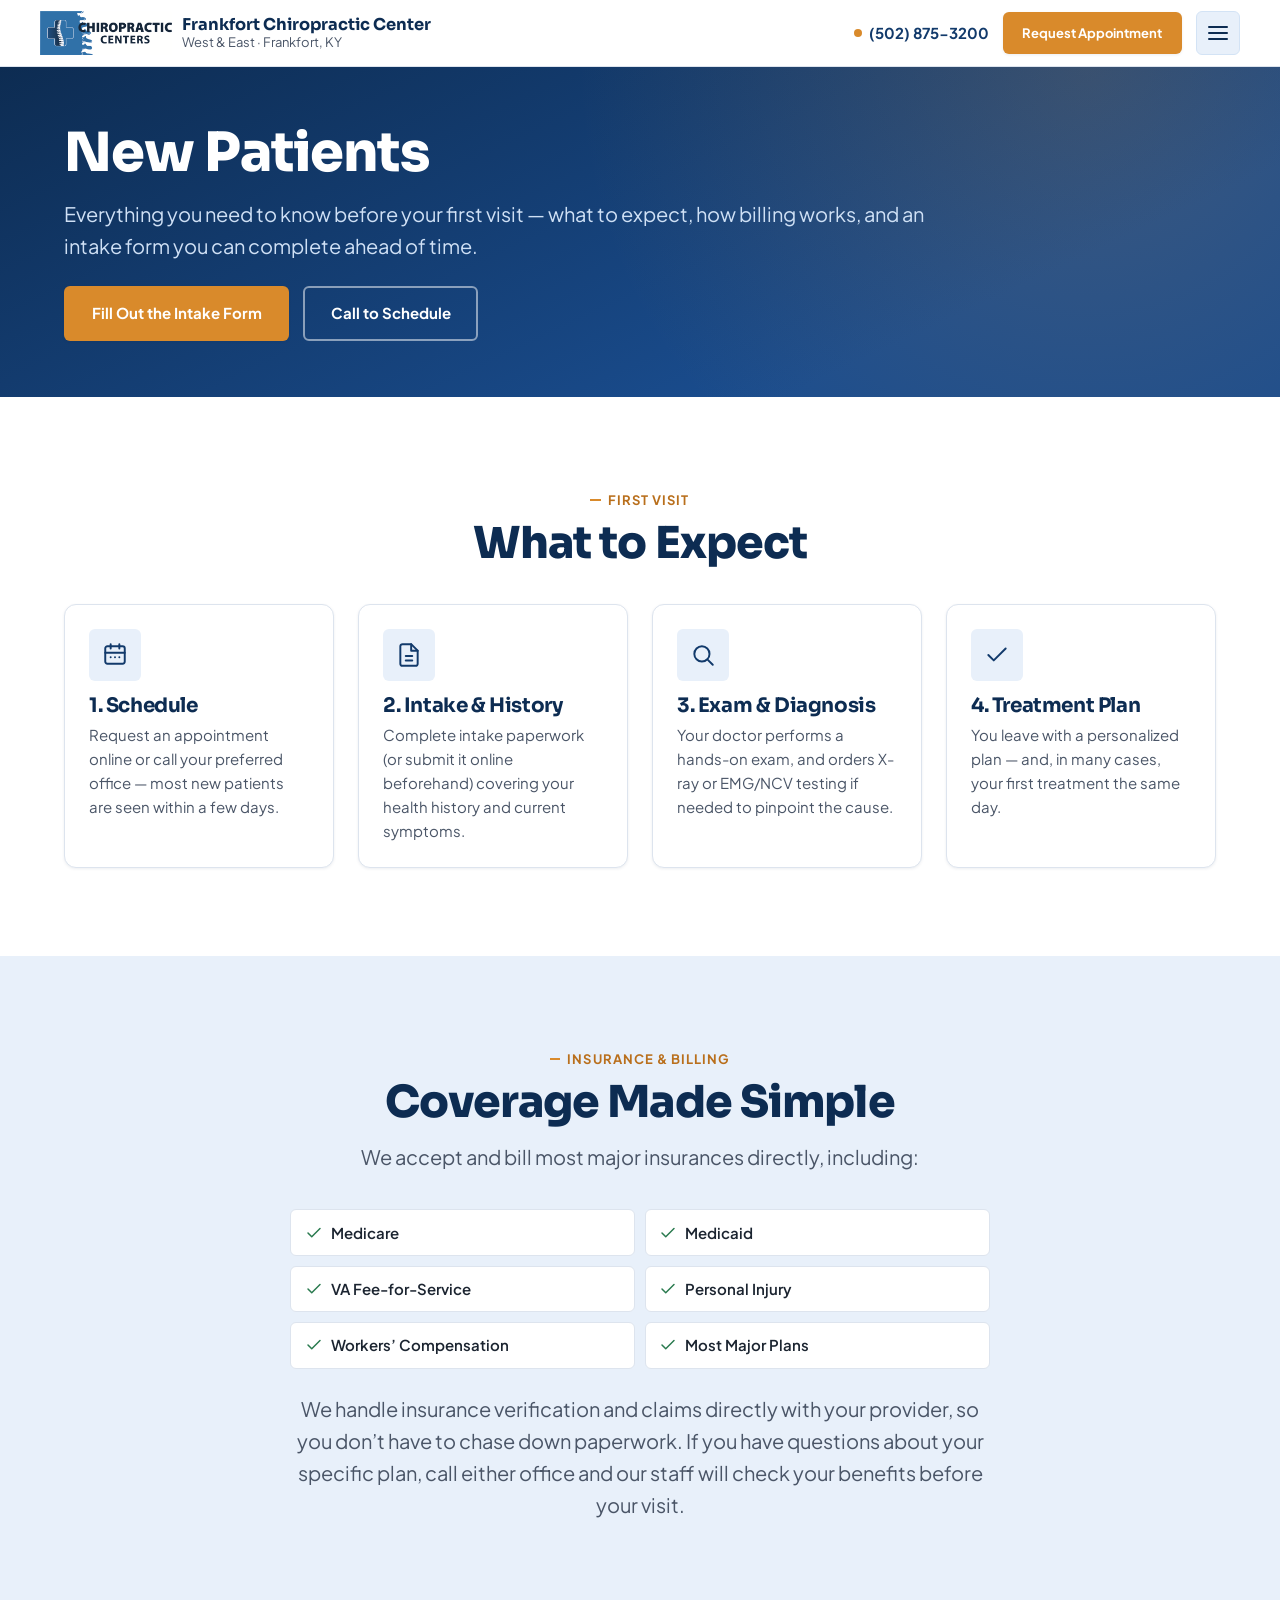
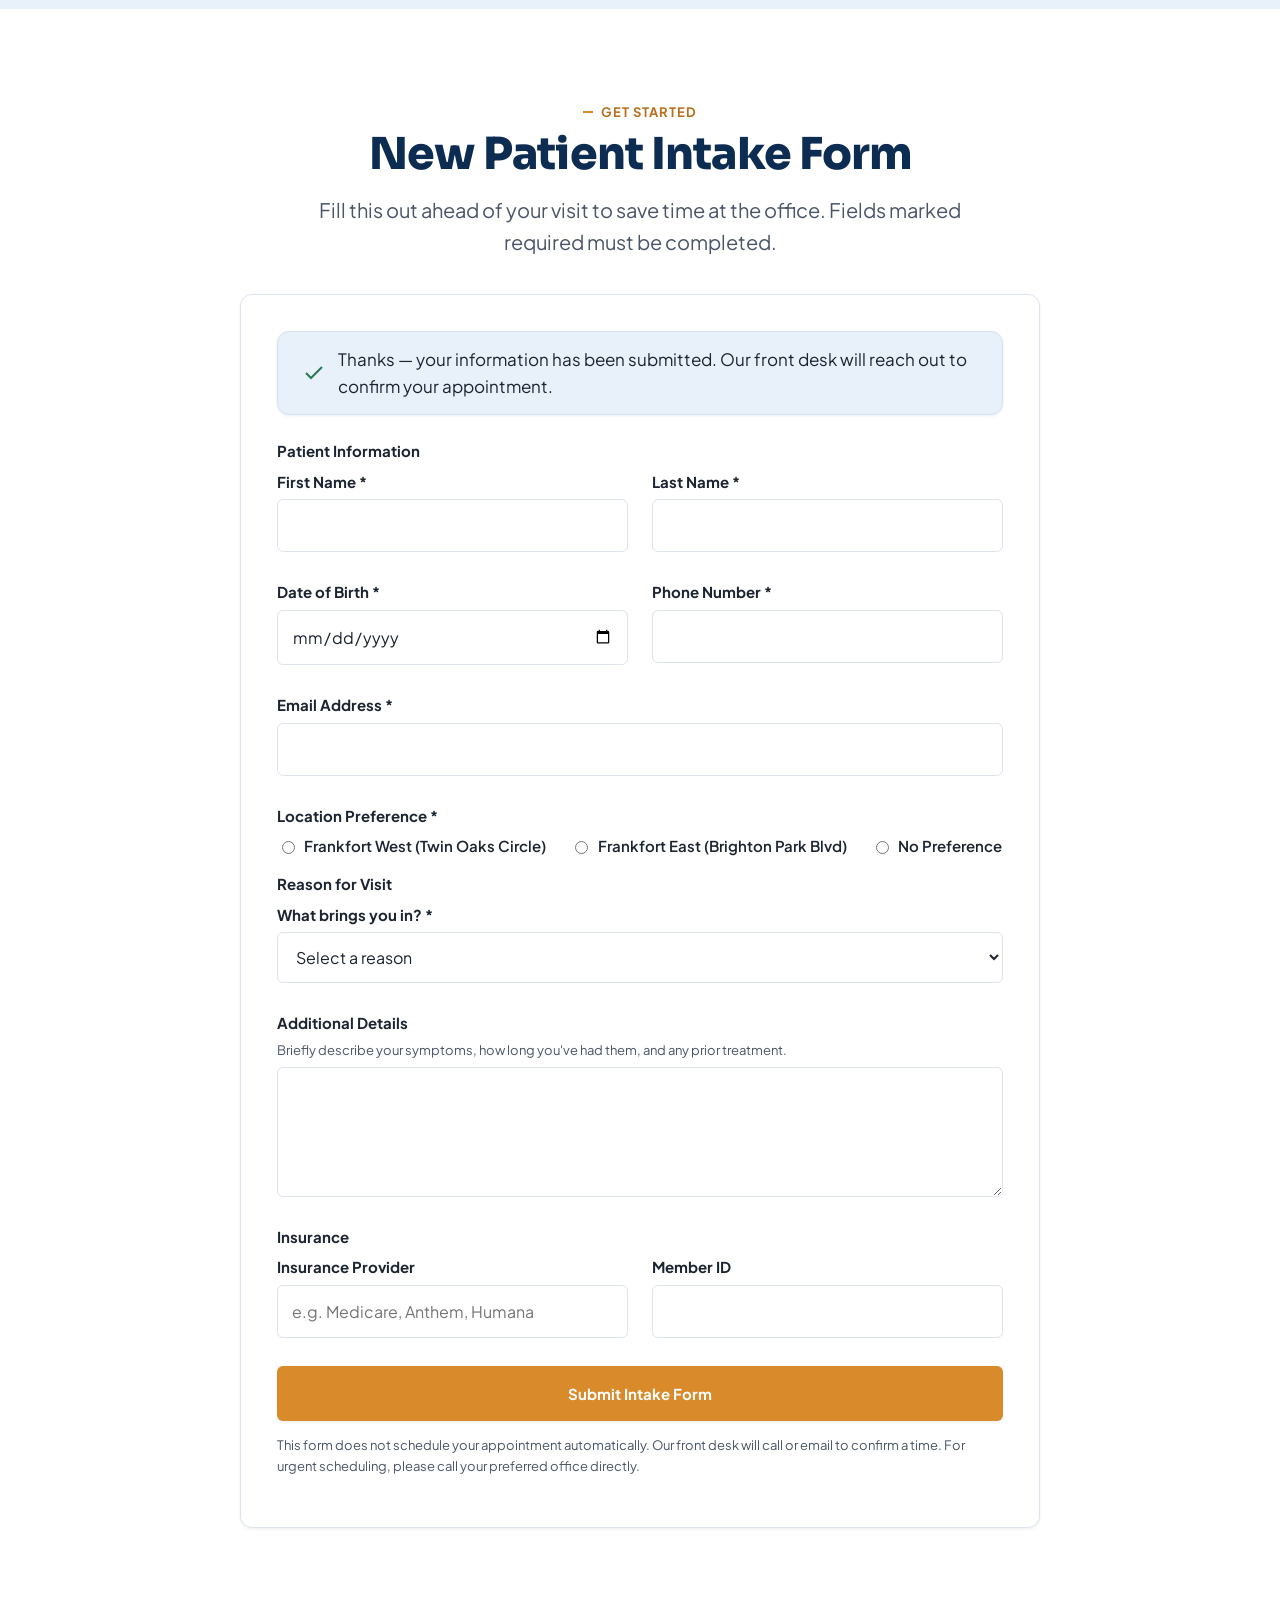
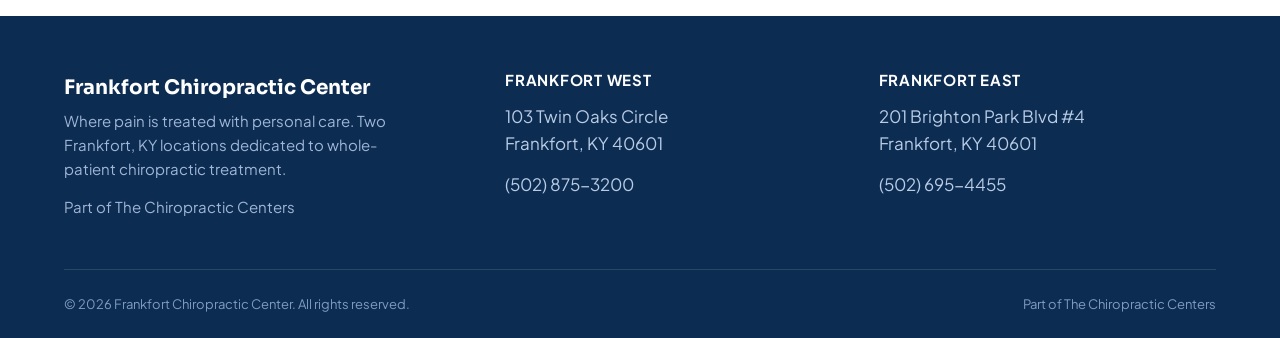
<file: new-patients.html>
<!DOCTYPE html>
<html lang="en">
<head>
<meta charset="UTF-8">
<meta name="viewport" content="width=device-width, initial-scale=1.0">
<title>New Patients | Frankfort Chiropractic Center</title>
<meta name="description" content="What to expect on your first visit to Frankfort Chiropractic Center, insurance and billing details, and an online new patient intake form.">
<link rel="stylesheet" href="assets/css/style.css">
</head>
<body>
<a class="skip-link" href="#main">Skip to content</a>

<header class="site-header">
  <div class="container header-inner">
    <a class="brand" href="index.html">
      <img src="assets/img/logo.png" alt="Frankfort Chiropractic Center logo" width="160" height="53">
      <span class="brand-text">
        <strong>Frankfort Chiropractic Center</strong>
        <span>West &amp; East &middot; Frankfort, KY</span>
      </span>
    </a>
    <div class="header-actions">
      <a class="header-phone" href="tel:+15028753200"><span class="header-phone-dot"></span><span class="phone-text">(502) 875-3200</span></a>
      <a class="btn btn-primary btn-sm" href="#intake-form">Request Appointment</a>
      <button class="nav-toggle" aria-label="Open menu" aria-expanded="false" aria-controls="nav-drawer">
        <span class="nav-toggle-bars"><span></span><span></span><span></span></span>
      </button>
    </div>
  </div>
</header>

<nav class="nav-drawer" id="nav-drawer">
  <div class="nav-drawer-backdrop" data-nav-close></div>
  <div class="nav-drawer-panel">
    <button class="nav-drawer-close" aria-label="Close menu" data-nav-close>&times;</button>
    <ul class="nav-drawer-links">
      <li><a href="index.html">Home</a></li>
      <li><a href="doctors.html">Our Doctors</a></li>
      <li><a href="services.html">Services</a></li>
      <li><a href="locations.html">Locations</a></li>
      <li><a href="new-patients.html" class="active">New Patients</a></li>
      <li><a href="contact.html">Contact</a></li>
    </ul>
    <div class="nav-drawer-footer">
      <a class="btn btn-primary btn-block" href="#intake-form">Request an Appointment</a>
      <a class="header-phone" href="tel:+15028753200">📞 (502) 875-3200</a>
    </div>
  </div>
</nav>

<main id="main">
  <section class="page-hero">
    <div class="container">
      <h1>New Patients</h1>
      <p class="lede">Everything you need to know before your first visit &mdash; what to expect, how billing works, and an intake form you can complete ahead of time.</p>
      <div class="hero-cta-row">
        <a class="btn btn-primary" href="#intake-form">Fill Out the Intake Form</a>
        <a class="btn btn-outline-light" href="tel:+15028753200">Call to Schedule</a>
      </div>
    </div>
  </section>

  <section>
    <div class="container">
      <div class="section-head center">
        <span class="eyebrow">First Visit</span>
        <h2>What to Expect</h2>
      </div>
      <div class="value-grid">
        <div class="card value-card">
          <div class="value-icon"><svg viewBox="0 0 24 24" fill="none" stroke="currentColor" stroke-width="1.8" stroke-linecap="round" stroke-linejoin="round"><rect x="3" y="4" width="18" height="16" rx="2"/><path d="M8 2v4M16 2v4M3 10h18M8 14h.01M12 14h.01M16 14h.01"/></svg></div>
          <h3>1. Schedule</h3>
          <p>Request an appointment online or call your preferred office &mdash; most new patients are seen within a few days.</p>
        </div>
        <div class="card value-card">
          <div class="value-icon"><svg viewBox="0 0 24 24" fill="none" stroke="currentColor" stroke-width="1.8" stroke-linecap="round" stroke-linejoin="round"><path d="M14 2H6a2 2 0 0 0-2 2v16a2 2 0 0 0 2 2h12a2 2 0 0 0 2-2V8z"/><path d="M14 2v6h6M9 13h6M9 17h6"/></svg></div>
          <h3>2. Intake &amp; History</h3>
          <p>Complete intake paperwork (or submit it online beforehand) covering your health history and current symptoms.</p>
        </div>
        <div class="card value-card">
          <div class="value-icon"><svg viewBox="0 0 24 24" fill="none" stroke="currentColor" stroke-width="1.8" stroke-linecap="round" stroke-linejoin="round"><circle cx="11" cy="11" r="7"/><path d="M21 21l-4.3-4.3"/></svg></div>
          <h3>3. Exam &amp; Diagnosis</h3>
          <p>Your doctor performs a hands-on exam, and orders X-ray or EMG/NCV testing if needed to pinpoint the cause.</p>
        </div>
        <div class="card value-card">
          <div class="value-icon"><svg viewBox="0 0 24 24" fill="none" stroke="currentColor" stroke-width="1.8" stroke-linecap="round" stroke-linejoin="round"><path d="M20 6L9 17l-5-5"/></svg></div>
          <h3>4. Treatment Plan</h3>
          <p>You leave with a personalized plan &mdash; and, in many cases, your first treatment the same day.</p>
        </div>
      </div>
    </div>
  </section>

  <section class="section-alt" id="insurance">
    <div class="container">
      <div class="section-head center">
        <span class="eyebrow">Insurance &amp; Billing</span>
        <h2>Coverage Made Simple</h2>
        <p class="lede">We accept and bill most major insurances directly, including:</p>
      </div>
      <ul class="insurance-list" style="max-width: 700px; margin: 0 auto var(--sp-3);">
        <li><svg viewBox="0 0 24 24" fill="none" stroke="currentColor" stroke-width="2" stroke-linecap="round" stroke-linejoin="round"><path d="M20 6L9 17l-5-5"/></svg> Medicare</li>
        <li><svg viewBox="0 0 24 24" fill="none" stroke="currentColor" stroke-width="2" stroke-linecap="round" stroke-linejoin="round"><path d="M20 6L9 17l-5-5"/></svg> Medicaid</li>
        <li><svg viewBox="0 0 24 24" fill="none" stroke="currentColor" stroke-width="2" stroke-linecap="round" stroke-linejoin="round"><path d="M20 6L9 17l-5-5"/></svg> VA Fee-for-Service</li>
        <li><svg viewBox="0 0 24 24" fill="none" stroke="currentColor" stroke-width="2" stroke-linecap="round" stroke-linejoin="round"><path d="M20 6L9 17l-5-5"/></svg> Personal Injury</li>
        <li><svg viewBox="0 0 24 24" fill="none" stroke="currentColor" stroke-width="2" stroke-linecap="round" stroke-linejoin="round"><path d="M20 6L9 17l-5-5"/></svg> Workers&rsquo; Compensation</li>
        <li><svg viewBox="0 0 24 24" fill="none" stroke="currentColor" stroke-width="2" stroke-linecap="round" stroke-linejoin="round"><path d="M20 6L9 17l-5-5"/></svg> Most Major Plans</li>
      </ul>
      <p class="lede" style="max-width: 700px; margin: 0 auto; text-align: center;">We handle insurance verification and claims directly with your provider, so you don&rsquo;t have to chase down paperwork. If you have questions about your specific plan, call either office and our staff will check your benefits before your visit.</p>
    </div>
  </section>

  <section id="intake-form">
    <div class="container">
      <div class="section-head center">
        <span class="eyebrow">Get Started</span>
        <h2>New Patient Intake Form</h2>
        <p class="lede">Fill this out ahead of your visit to save time at the office. Fields marked required must be completed.</p>
      </div>

      <form class="intake-form card" style="max-width: 800px; margin: 0 auto; padding: var(--sp-4);" action="#" method="post">
        <div role="status" class="form-confirmation card" style="display:flex; gap:0.75rem; align-items:center; background: var(--brand-blue-light); border-color: var(--brand-blue-tint); padding: var(--sp-2) var(--sp-3); margin-bottom: var(--sp-3);" hidden>
          <svg viewBox="0 0 24 24" fill="none" stroke="currentColor" stroke-width="2" style="width:24px;height:24px;color:var(--success);flex-shrink:0;"><path d="M20 6L9 17l-5-5"/></svg>
          <span>Thanks &mdash; your information has been submitted. Our front desk will reach out to confirm your appointment.</span>
        </div>

        <fieldset>
          <legend>Patient Information</legend>
          <div class="form-grid">
            <div class="form-field">
              <label for="first-name">First Name *</label>
              <input type="text" id="first-name" name="first_name" required autocomplete="given-name">
            </div>
            <div class="form-field">
              <label for="last-name">Last Name *</label>
              <input type="text" id="last-name" name="last_name" required autocomplete="family-name">
            </div>
            <div class="form-field">
              <label for="dob">Date of Birth *</label>
              <input type="date" id="dob" name="date_of_birth" required autocomplete="bday">
            </div>
            <div class="form-field">
              <label for="phone">Phone Number *</label>
              <input type="tel" id="phone" name="phone" required autocomplete="tel">
            </div>
            <div class="form-field full">
              <label for="email">Email Address *</label>
              <input type="email" id="email" name="email" required autocomplete="email">
            </div>
          </div>
        </fieldset>

        <fieldset>
          <legend>Location Preference *</legend>
          <div class="radio-group">
            <label class="radio-option"><input type="radio" name="location" value="west" required> Frankfort West (Twin Oaks Circle)</label>
            <label class="radio-option"><input type="radio" name="location" value="east" required> Frankfort East (Brighton Park Blvd)</label>
            <label class="radio-option"><input type="radio" name="location" value="no-preference"> No Preference</label>
          </div>
        </fieldset>

        <fieldset>
          <legend>Reason for Visit</legend>
          <div class="form-grid">
            <div class="form-field full">
              <label for="reason">What brings you in? *</label>
              <select id="reason" name="reason_for_visit" required>
                <option value="" disabled selected>Select a reason</option>
                <option value="back-neck-pain">Back or Neck Pain</option>
                <option value="headaches">Headaches / Migraines</option>
                <option value="joint-stiffness">Joint Stiffness</option>
                <option value="pinched-nerve">Pinched Nerve</option>
                <option value="fibromyalgia">Fibromyalgia</option>
                <option value="sciatica">Sciatica</option>
                <option value="wellness">General Wellness / Maintenance</option>
                <option value="other">Other</option>
              </select>
            </div>
            <div class="form-field full">
              <label for="notes">Additional Details</label>
              <span class="hint">Briefly describe your symptoms, how long you've had them, and any prior treatment.</span>
              <textarea id="notes" name="notes" rows="4"></textarea>
            </div>
          </div>
        </fieldset>

        <fieldset>
          <legend>Insurance</legend>
          <div class="form-grid">
            <div class="form-field">
              <label for="insurance-provider">Insurance Provider</label>
              <input type="text" id="insurance-provider" name="insurance_provider" placeholder="e.g. Medicare, Anthem, Humana">
            </div>
            <div class="form-field">
              <label for="member-id">Member ID</label>
              <input type="text" id="member-id" name="member_id">
            </div>
          </div>
        </fieldset>

        <button class="btn btn-primary btn-block" type="submit">Submit Intake Form</button>
        <p class="form-note">This form does not schedule your appointment automatically. Our front desk will call or email to confirm a time. For urgent scheduling, please call your preferred office directly.</p>
      </form>
    </div>
  </section>
</main>

<footer class="site-footer">
  <div class="container">
    <div class="footer-grid">
      <div class="footer-brand">
        <strong>Frankfort Chiropractic Center</strong>
        <p>Where pain is treated with personal care. Two Frankfort, KY locations dedicated to whole-patient chiropractic treatment.</p>
        <p class="footer-umbrella">Part of The Chiropractic Centers</p>
      </div>
      <div class="footer-col">
        <h4>Frankfort West</h4>
        <div class="contact-list">
          <div class="item"><span>103 Twin Oaks Circle<br>Frankfort, KY 40601</span></div>
          <div class="item"><a href="tel:+15028753200">(502) 875-3200</a></div>
        </div>
      </div>
      <div class="footer-col">
        <h4>Frankfort East</h4>
        <div class="contact-list">
          <div class="item"><span>201 Brighton Park Blvd #4<br>Frankfort, KY 40601</span></div>
          <div class="item"><a href="tel:+15026954455">(502) 695-4455</a></div>
        </div>
      </div>
    </div>
    <div class="footer-bottom">
      <span>&copy; <span id="year"></span> Frankfort Chiropractic Center. All rights reserved.</span>
      <span>Part of The Chiropractic Centers</span>
    </div>
  </div>
</footer>

<script src="assets/js/main.js"></script>
<script>document.getElementById('year').textContent = new Date().getFullYear();</script>
</body>
</html>
</file>
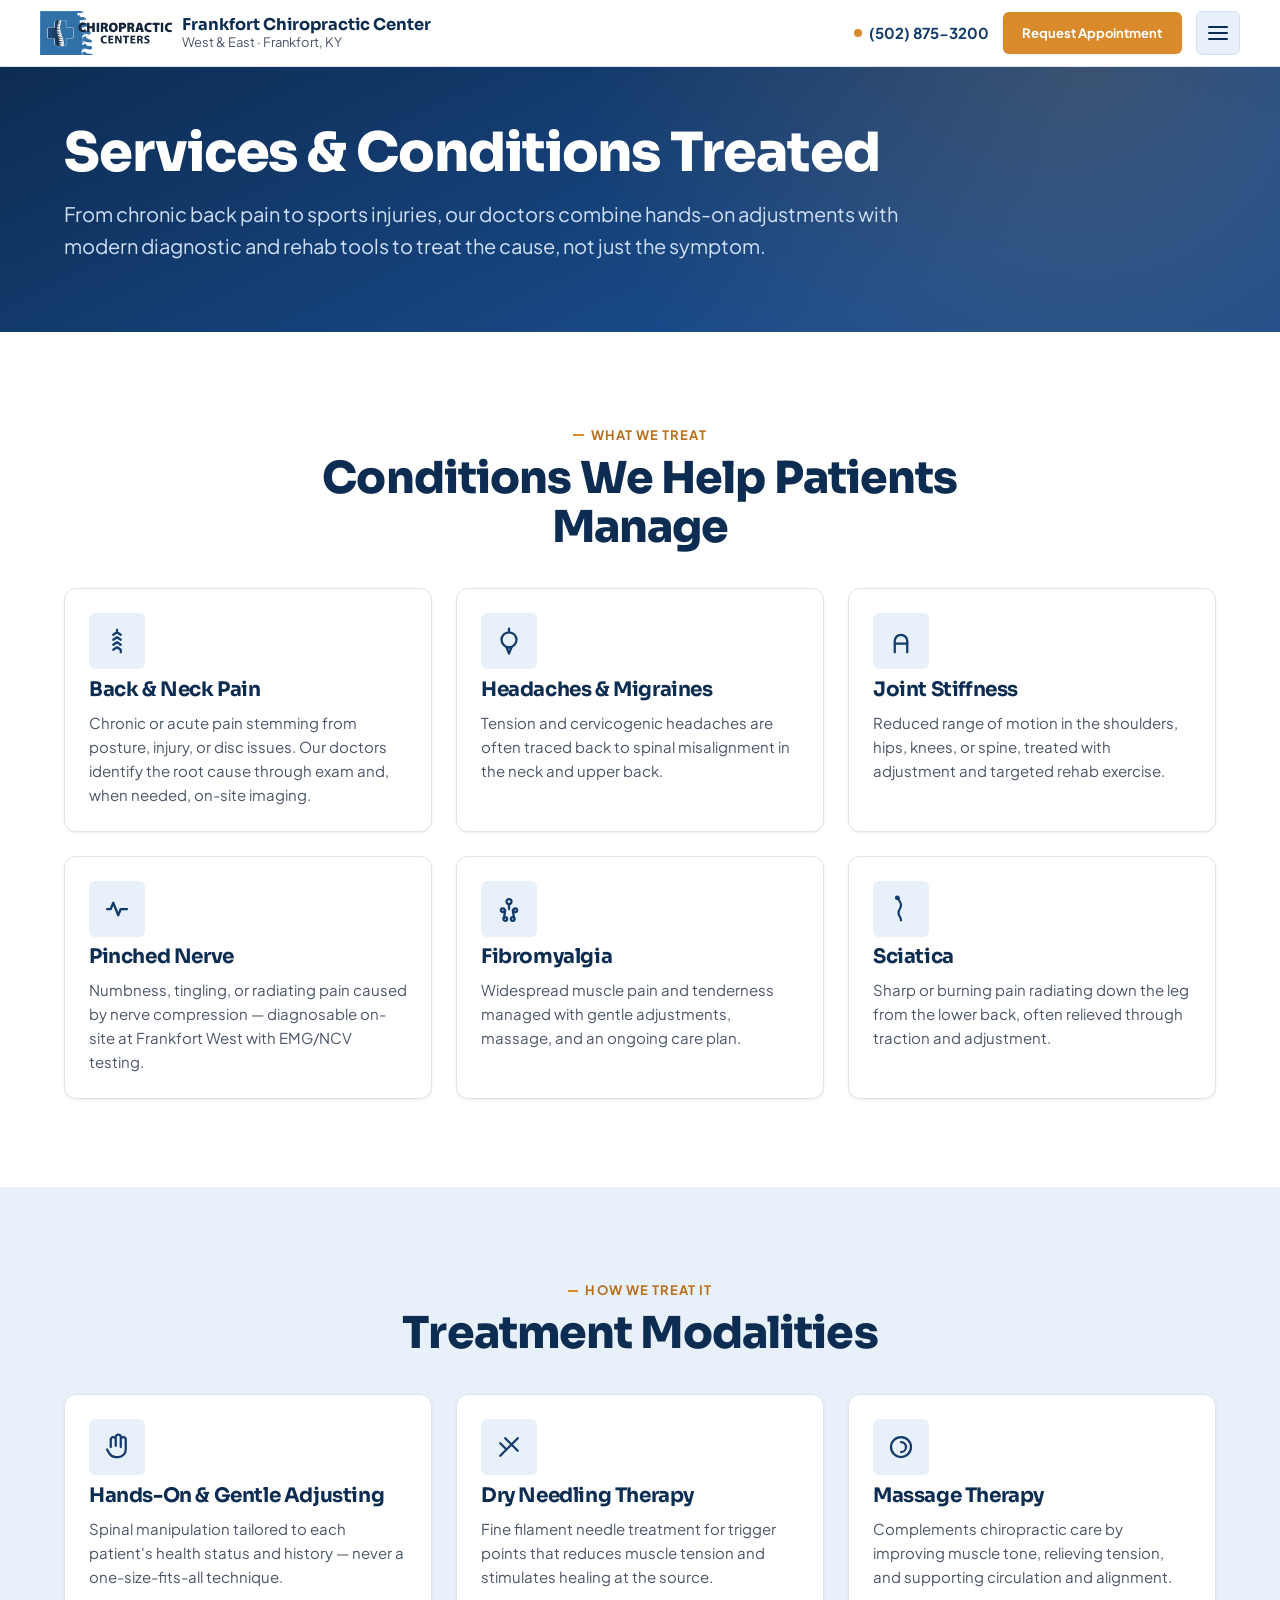
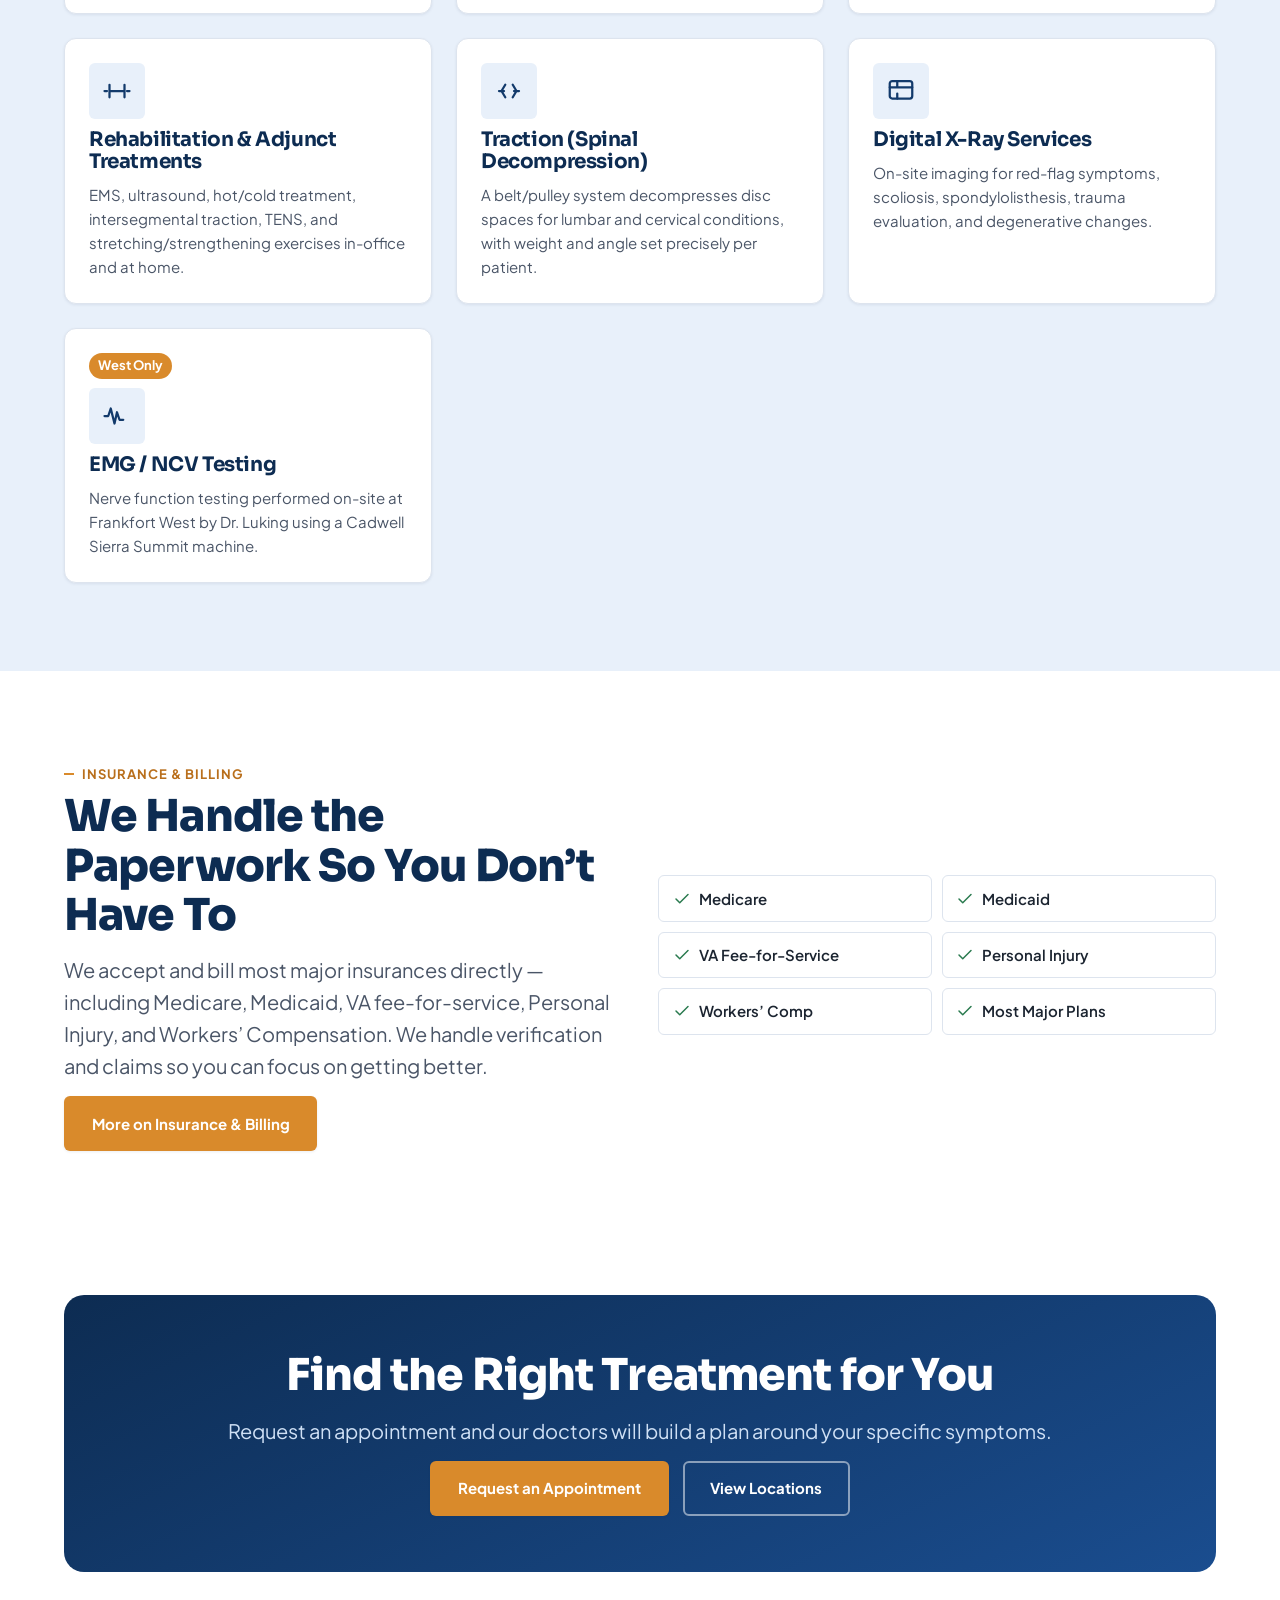
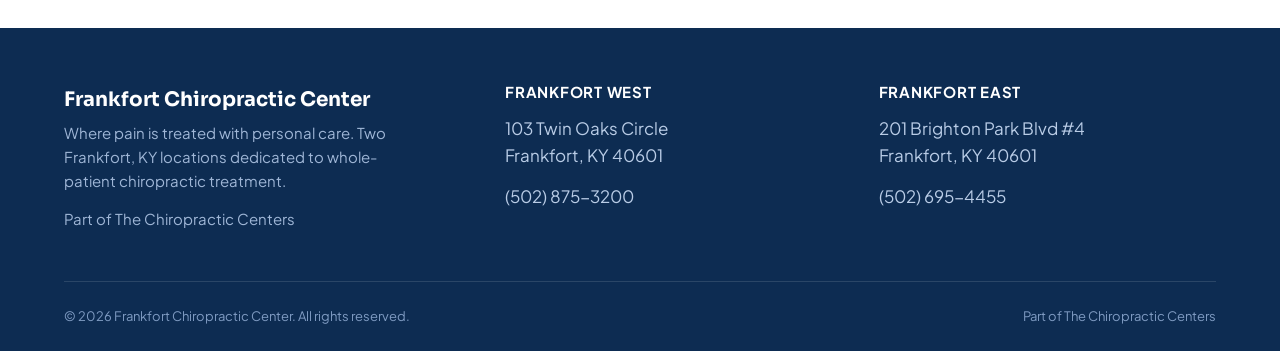
<file: services.html>
<!DOCTYPE html>
<html lang="en">
<head>
<meta charset="UTF-8">
<meta name="viewport" content="width=device-width, initial-scale=1.0">
<title>Services &amp; Conditions Treated | Frankfort Chiropractic Center</title>
<meta name="description" content="Conditions treated and treatment modalities offered at Frankfort Chiropractic Center: adjustments, dry needling, traction, massage therapy, EMG/NCV testing, and more.">
<link rel="stylesheet" href="assets/css/style.css">
</head>
<body>
<a class="skip-link" href="#main">Skip to content</a>

<header class="site-header">
  <div class="container header-inner">
    <a class="brand" href="index.html">
      <img src="assets/img/logo.png" alt="Frankfort Chiropractic Center logo" width="160" height="53">
      <span class="brand-text">
        <strong>Frankfort Chiropractic Center</strong>
        <span>West &amp; East &middot; Frankfort, KY</span>
      </span>
    </a>
    <div class="header-actions">
      <a class="header-phone" href="tel:+15028753200"><span class="header-phone-dot"></span><span class="phone-text">(502) 875-3200</span></a>
      <a class="btn btn-primary btn-sm" href="new-patients.html">Request Appointment</a>
      <button class="nav-toggle" aria-label="Open menu" aria-expanded="false" aria-controls="nav-drawer">
        <span class="nav-toggle-bars"><span></span><span></span><span></span></span>
      </button>
    </div>
  </div>
</header>

<nav class="nav-drawer" id="nav-drawer">
  <div class="nav-drawer-backdrop" data-nav-close></div>
  <div class="nav-drawer-panel">
    <button class="nav-drawer-close" aria-label="Close menu" data-nav-close>&times;</button>
    <ul class="nav-drawer-links">
      <li><a href="index.html">Home</a></li>
      <li><a href="doctors.html">Our Doctors</a></li>
      <li><a href="services.html" class="active">Services</a></li>
      <li><a href="locations.html">Locations</a></li>
      <li><a href="new-patients.html">New Patients</a></li>
      <li><a href="contact.html">Contact</a></li>
    </ul>
    <div class="nav-drawer-footer">
      <a class="btn btn-primary btn-block" href="new-patients.html">Request an Appointment</a>
      <a class="header-phone" href="tel:+15028753200">📞 (502) 875-3200</a>
    </div>
  </div>
</nav>

<main id="main">
  <section class="page-hero">
    <div class="container">
      <h1>Services &amp; Conditions Treated</h1>
      <p class="lede">From chronic back pain to sports injuries, our doctors combine hands-on adjustments with modern diagnostic and rehab tools to treat the cause, not just the symptom.</p>
    </div>
  </section>

  <section>
    <div class="container">
      <div class="section-head center">
        <span class="eyebrow">What We Treat</span>
        <h2>Conditions We Help Patients Manage</h2>
      </div>
      <div class="tile-grid">
        <div class="card symptom-tile">
          <div class="tile-icon"><svg viewBox="0 0 24 24" fill="none" stroke="currentColor" stroke-width="1.8" stroke-linecap="round" stroke-linejoin="round"><path d="M12 3v2M9 7l3-2 3 2M9 11l3-2 3 2M9 15l3-2 3 2M9 19l3-2 3 2v2"/></svg></div>
          <h4>Back &amp; Neck Pain</h4>
          <p>Chronic or acute pain stemming from posture, injury, or disc issues. Our doctors identify the root cause through exam and, when needed, on-site imaging.</p>
        </div>
        <div class="card symptom-tile">
          <div class="tile-icon"><svg viewBox="0 0 24 24" fill="none" stroke="currentColor" stroke-width="1.8" stroke-linecap="round" stroke-linejoin="round"><circle cx="12" cy="11" r="6"/><path d="M12 2v2M12 22l2-5h-4z"/></svg></div>
          <h4>Headaches &amp; Migraines</h4>
          <p>Tension and cervicogenic headaches are often traced back to spinal misalignment in the neck and upper back.</p>
        </div>
        <div class="card symptom-tile">
          <div class="tile-icon"><svg viewBox="0 0 24 24" fill="none" stroke="currentColor" stroke-width="1.8" stroke-linecap="round" stroke-linejoin="round"><path d="M7 21V12a5 5 0 0 1 10 0v9"/><path d="M7 14h10"/></svg></div>
          <h4>Joint Stiffness</h4>
          <p>Reduced range of motion in the shoulders, hips, knees, or spine, treated with adjustment and targeted rehab exercise.</p>
        </div>
        <div class="card symptom-tile">
          <div class="tile-icon"><svg viewBox="0 0 24 24" fill="none" stroke="currentColor" stroke-width="1.8" stroke-linecap="round" stroke-linejoin="round"><path d="M4 12h3l2-5 4 10 2-5h5"/></svg></div>
          <h4>Pinched Nerve</h4>
          <p>Numbness, tingling, or radiating pain caused by nerve compression &mdash; diagnosable on-site at Frankfort West with EMG/NCV testing.</p>
        </div>
        <div class="card symptom-tile">
          <div class="tile-icon"><svg viewBox="0 0 24 24" fill="none" stroke="currentColor" stroke-width="1.8" stroke-linecap="round" stroke-linejoin="round"><circle cx="12" cy="6" r="2"/><circle cx="7" cy="13" r="1.5"/><circle cx="17" cy="13" r="1.5"/><circle cx="9" cy="20" r="1.5"/><circle cx="15" cy="20" r="1.5"/><path d="M12 8v4M9 13l-1 6M15 13l1 6"/></svg></div>
          <h4>Fibromyalgia</h4>
          <p>Widespread muscle pain and tenderness managed with gentle adjustments, massage, and an ongoing care plan.</p>
        </div>
        <div class="card symptom-tile">
          <div class="tile-icon"><svg viewBox="0 0 24 24" fill="none" stroke="currentColor" stroke-width="1.8" stroke-linecap="round" stroke-linejoin="round"><path d="M10 3c0 3 2 3 2 6s-2 3-2 6 2 3 2 6"/><circle cx="9" cy="3" r="1"/></svg></div>
          <h4>Sciatica</h4>
          <p>Sharp or burning pain radiating down the leg from the lower back, often relieved through traction and adjustment.</p>
        </div>
      </div>
    </div>
  </section>

  <section class="section-alt">
    <div class="container">
      <div class="section-head center">
        <span class="eyebrow">How We Treat It</span>
        <h2>Treatment Modalities</h2>
      </div>
      <div class="tile-grid">
        <div class="card service-card">
          <div class="tile-icon"><svg viewBox="0 0 24 24" fill="none" stroke="currentColor" stroke-width="1.8" stroke-linecap="round" stroke-linejoin="round"><path d="M7 12V6a2 2 0 1 1 4 0v5M11 11V4a2 2 0 1 1 4 0v7M15 12V6a2 2 0 1 1 4 0v8a6 6 0 0 1-6 6h-2a6 6 0 0 1-5-2.7L4 14"/></svg></div>
          <h4>Hands-On &amp; Gentle Adjusting</h4>
          <p>Spinal manipulation tailored to each patient's health status and history &mdash; never a one-size-fits-all technique.</p>
        </div>
        <div class="card service-card">
          <div class="tile-icon"><svg viewBox="0 0 24 24" fill="none" stroke="currentColor" stroke-width="1.8" stroke-linecap="round" stroke-linejoin="round"><path d="M19 5L5 19M9 5l10 10M5 9l4 4"/></svg></div>
          <h4>Dry Needling Therapy</h4>
          <p>Fine filament needle treatment for trigger points that reduces muscle tension and stimulates healing at the source.</p>
        </div>
        <div class="card service-card">
          <div class="tile-icon"><svg viewBox="0 0 24 24" fill="none" stroke="currentColor" stroke-width="1.8" stroke-linecap="round" stroke-linejoin="round"><circle cx="12" cy="12" r="8"/><path d="M12 8a4 4 0 0 1 0 8"/></svg></div>
          <h4>Massage Therapy</h4>
          <p>Complements chiropractic care by improving muscle tone, relieving tension, and supporting circulation and alignment.</p>
        </div>
        <div class="card service-card">
          <div class="tile-icon"><svg viewBox="0 0 24 24" fill="none" stroke="currentColor" stroke-width="1.8" stroke-linecap="round" stroke-linejoin="round"><path d="M6 7v10M18 7v10M2 12h2M20 12h2M6 12h12"/></svg></div>
          <h4>Rehabilitation &amp; Adjunct Treatments</h4>
          <p>EMS, ultrasound, hot/cold treatment, intersegmental traction, TENS, and stretching/strengthening exercises in-office and at home.</p>
        </div>
        <div class="card service-card">
          <div class="tile-icon"><svg viewBox="0 0 24 24" fill="none" stroke="currentColor" stroke-width="1.8" stroke-linecap="round" stroke-linejoin="round"><path d="M4 12h4M16 12h4M9 7l-3 5 3 5M15 7l3 5-3 5"/></svg></div>
          <h4>Traction (Spinal Decompression)</h4>
          <p>A belt/pulley system decompresses disc spaces for lumbar and cervical conditions, with weight and angle set precisely per patient.</p>
        </div>
        <div class="card service-card">
          <div class="tile-icon"><svg viewBox="0 0 24 24" fill="none" stroke="currentColor" stroke-width="1.8" stroke-linecap="round" stroke-linejoin="round"><rect x="3" y="4" width="18" height="14" rx="2"/><path d="M3 9h18M9 4v5M9 14v4"/></svg></div>
          <h4>Digital X-Ray Services</h4>
          <p>On-site imaging for red-flag symptoms, scoliosis, spondylolisthesis, trauma evaluation, and degenerative changes.</p>
        </div>
        <div class="card service-card">
          <span class="badge">West Only</span>
          <div class="tile-icon"><svg viewBox="0 0 24 24" fill="none" stroke="currentColor" stroke-width="1.8" stroke-linecap="round" stroke-linejoin="round"><path d="M2 12h3l2-6 3 12 2-9 2 6h3"/></svg></div>
          <h4>EMG / NCV Testing</h4>
          <p>Nerve function testing performed on-site at Frankfort West by Dr. Luking using a Cadwell Sierra Summit machine.</p>
        </div>
      </div>
    </div>
  </section>

  <section>
    <div class="container">
      <div class="insurance-band">
        <div>
          <span class="eyebrow">Insurance &amp; Billing</span>
          <h2>We Handle the Paperwork So You Don&rsquo;t Have To</h2>
          <p class="lede">We accept and bill most major insurances directly &mdash; including Medicare, Medicaid, VA fee-for-service, Personal Injury, and Workers&rsquo; Compensation. We handle verification and claims so you can focus on getting better.</p>
          <a class="btn btn-primary" href="new-patients.html#insurance">More on Insurance &amp; Billing</a>
        </div>
        <ul class="insurance-list">
          <li><svg viewBox="0 0 24 24" fill="none" stroke="currentColor" stroke-width="2" stroke-linecap="round" stroke-linejoin="round"><path d="M20 6L9 17l-5-5"/></svg> Medicare</li>
          <li><svg viewBox="0 0 24 24" fill="none" stroke="currentColor" stroke-width="2" stroke-linecap="round" stroke-linejoin="round"><path d="M20 6L9 17l-5-5"/></svg> Medicaid</li>
          <li><svg viewBox="0 0 24 24" fill="none" stroke="currentColor" stroke-width="2" stroke-linecap="round" stroke-linejoin="round"><path d="M20 6L9 17l-5-5"/></svg> VA Fee-for-Service</li>
          <li><svg viewBox="0 0 24 24" fill="none" stroke="currentColor" stroke-width="2" stroke-linecap="round" stroke-linejoin="round"><path d="M20 6L9 17l-5-5"/></svg> Personal Injury</li>
          <li><svg viewBox="0 0 24 24" fill="none" stroke="currentColor" stroke-width="2" stroke-linecap="round" stroke-linejoin="round"><path d="M20 6L9 17l-5-5"/></svg> Workers&rsquo; Comp</li>
          <li><svg viewBox="0 0 24 24" fill="none" stroke="currentColor" stroke-width="2" stroke-linecap="round" stroke-linejoin="round"><path d="M20 6L9 17l-5-5"/></svg> Most Major Plans</li>
        </ul>
      </div>
    </div>
  </section>

  <section class="section-tight">
    <div class="container">
      <div class="cta-band">
        <h2>Find the Right Treatment for You</h2>
        <p class="lede" style="margin:0 auto;">Request an appointment and our doctors will build a plan around your specific symptoms.</p>
        <div class="cta-row">
          <a class="btn btn-primary" href="new-patients.html">Request an Appointment</a>
          <a class="btn btn-outline-light" href="locations.html">View Locations</a>
        </div>
      </div>
    </div>
  </section>
</main>

<footer class="site-footer">
  <div class="container">
    <div class="footer-grid">
      <div class="footer-brand">
        <strong>Frankfort Chiropractic Center</strong>
        <p>Where pain is treated with personal care. Two Frankfort, KY locations dedicated to whole-patient chiropractic treatment.</p>
        <p class="footer-umbrella">Part of The Chiropractic Centers</p>
      </div>
      <div class="footer-col">
        <h4>Frankfort West</h4>
        <div class="contact-list">
          <div class="item"><span>103 Twin Oaks Circle<br>Frankfort, KY 40601</span></div>
          <div class="item"><a href="tel:+15028753200">(502) 875-3200</a></div>
        </div>
      </div>
      <div class="footer-col">
        <h4>Frankfort East</h4>
        <div class="contact-list">
          <div class="item"><span>201 Brighton Park Blvd #4<br>Frankfort, KY 40601</span></div>
          <div class="item"><a href="tel:+15026954455">(502) 695-4455</a></div>
        </div>
      </div>
    </div>
    <div class="footer-bottom">
      <span>&copy; <span id="year"></span> Frankfort Chiropractic Center. All rights reserved.</span>
      <span>Part of The Chiropractic Centers</span>
    </div>
  </div>
</footer>

<script src="assets/js/main.js"></script>
<script>document.getElementById('year').textContent = new Date().getFullYear();</script>
</body>
</html>
</file>
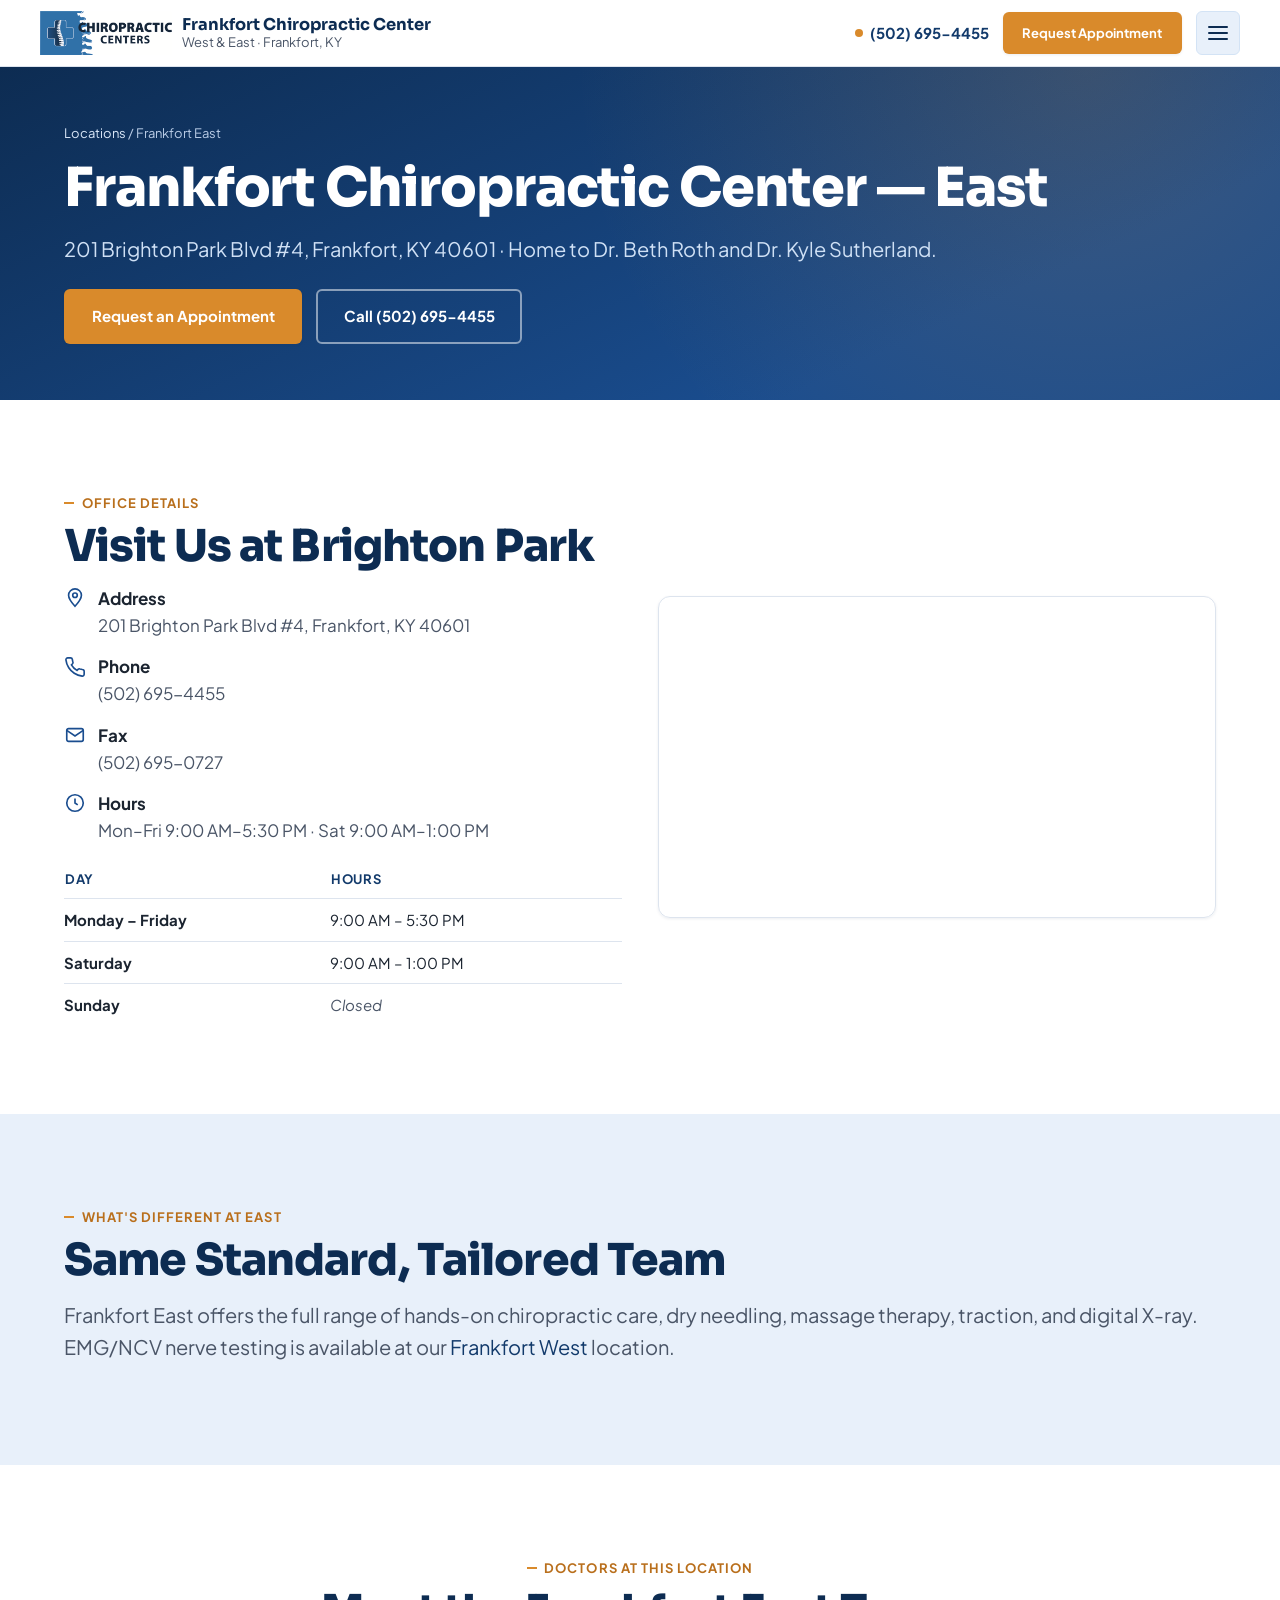
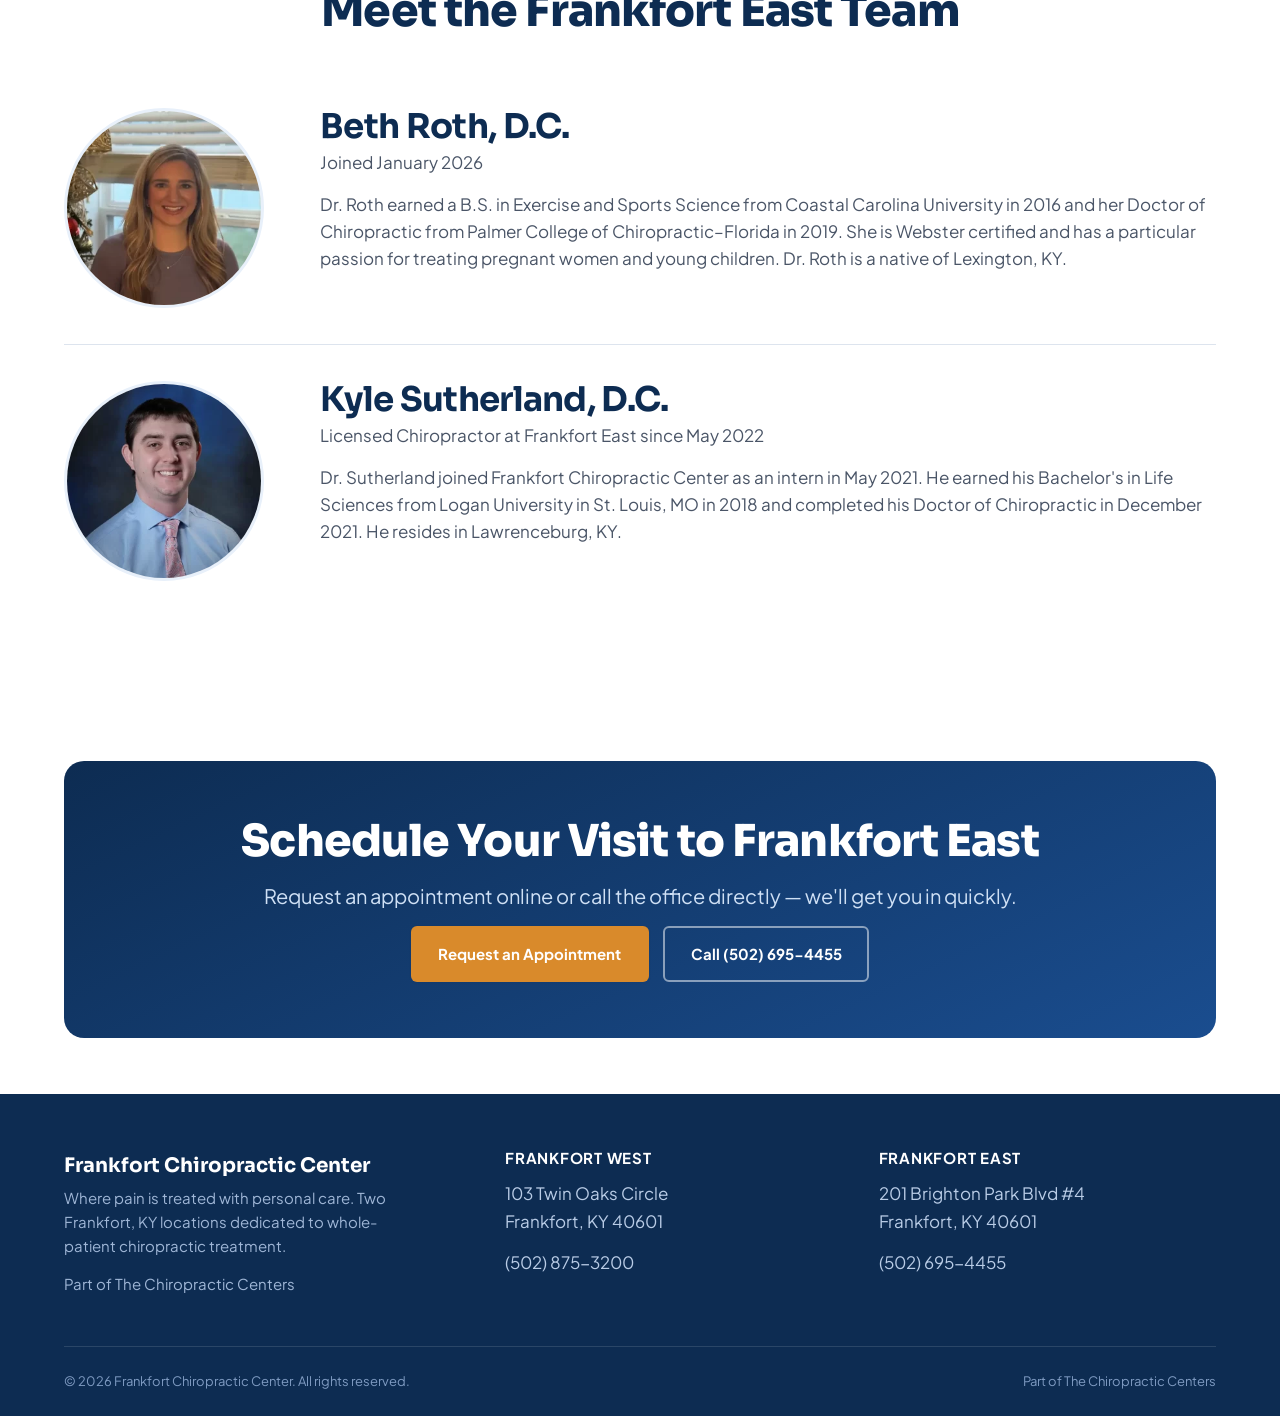
<file: locations/east.html>
<!DOCTYPE html>
<html lang="en">
<head>
<meta charset="UTF-8">
<meta name="viewport" content="width=device-width, initial-scale=1.0">
<title>Frankfort Chiropractic Center East | 201 Brighton Park Blvd, Frankfort KY</title>
<meta name="description" content="Frankfort Chiropractic Center East: 201 Brighton Park Blvd #4, Frankfort KY. Dr. Beth Roth and Dr. Kyle Sutherland. Call (502) 695-4455.">
<link rel="stylesheet" href="../assets/css/style.css">
</head>
<body>
<a class="skip-link" href="#main">Skip to content</a>

<header class="site-header">
  <div class="container header-inner">
    <a class="brand" href="../index.html">
      <img src="../assets/img/logo.png" alt="Frankfort Chiropractic Center logo" width="160" height="53">
      <span class="brand-text">
        <strong>Frankfort Chiropractic Center</strong>
        <span>West &amp; East &middot; Frankfort, KY</span>
      </span>
    </a>
    <div class="header-actions">
      <a class="header-phone" href="tel:+15026954455"><span class="header-phone-dot"></span><span class="phone-text">(502) 695-4455</span></a>
      <a class="btn btn-primary btn-sm" href="../new-patients.html">Request Appointment</a>
      <button class="nav-toggle" aria-label="Open menu" aria-expanded="false" aria-controls="nav-drawer">
        <span class="nav-toggle-bars"><span></span><span></span><span></span></span>
      </button>
    </div>
  </div>
</header>

<nav class="nav-drawer" id="nav-drawer">
  <div class="nav-drawer-backdrop" data-nav-close></div>
  <div class="nav-drawer-panel">
    <button class="nav-drawer-close" aria-label="Close menu" data-nav-close>&times;</button>
    <ul class="nav-drawer-links">
      <li><a href="../index.html">Home</a></li>
      <li><a href="../doctors.html">Our Doctors</a></li>
      <li><a href="../services.html">Services</a></li>
      <li><a href="../locations.html" class="active">Locations</a></li>
      <li><a href="../new-patients.html">New Patients</a></li>
      <li><a href="../contact.html">Contact</a></li>
    </ul>
    <div class="nav-drawer-footer">
      <a class="btn btn-primary btn-block" href="../new-patients.html">Request an Appointment</a>
      <a class="header-phone" href="tel:+15026954455">📞 (502) 695-4455</a>
    </div>
  </div>
</nav>

<main id="main">

  <section class="page-hero">
    <div class="container">
      <div class="breadcrumb"><a href="../locations.html">Locations</a> / Frankfort East</div>
      <h1>Frankfort Chiropractic Center &mdash; East</h1>
      <p class="lede">201 Brighton Park Blvd #4, Frankfort, KY 40601 &middot; Home to Dr. Beth Roth and Dr. Kyle Sutherland.</p>
      <div class="hero-cta-row">
        <a class="btn btn-primary" href="../new-patients.html">Request an Appointment</a>
        <a class="btn btn-outline-light" href="tel:+15026954455">Call (502) 695-4455</a>
      </div>
    </div>
  </section>

  <section>
    <div class="container insurance-band">
      <div>
        <span class="eyebrow">Office Details</span>
        <h2>Visit Us at Brighton Park</h2>
        <div class="contact-list">
          <div class="item">
            <svg viewBox="0 0 24 24" fill="none" stroke="currentColor" stroke-width="1.8"><path d="M12 21s-7-7.5-7-12a7 7 0 0 1 14 0c0 4.5-7 12-7 12z"/><circle cx="12" cy="9" r="2.5"/></svg>
            <div><strong>Address</strong><span>201 Brighton Park Blvd #4, Frankfort, KY 40601</span></div>
          </div>
          <div class="item">
            <svg viewBox="0 0 24 24" fill="none" stroke="currentColor" stroke-width="1.8"><path d="M22 16.9v3a2 2 0 0 1-2.2 2 19.8 19.8 0 0 1-8.6-3.1 19.5 19.5 0 0 1-6-6 19.8 19.8 0 0 1-3.1-8.6A2 2 0 0 1 4.1 2h3a2 2 0 0 1 2 1.7c.1.9.3 1.8.6 2.7a2 2 0 0 1-.4 2.1L8.1 9.7a16 16 0 0 0 6 6l1.2-1.2a2 2 0 0 1 2.1-.4c.9.3 1.8.5 2.7.6a2 2 0 0 1 1.9 2.2z"/></svg>
            <div><strong>Phone</strong><a href="tel:+15026954455">(502) 695-4455</a></div>
          </div>
          <div class="item">
            <svg viewBox="0 0 24 24" fill="none" stroke="currentColor" stroke-width="1.8"><rect x="3" y="5" width="18" height="14" rx="2"/><path d="M3 7l9 6 9-6"/></svg>
            <div><strong>Fax</strong><span>(502) 695-0727</span></div>
          </div>
          <div class="item">
            <svg viewBox="0 0 24 24" fill="none" stroke="currentColor" stroke-width="1.8"><circle cx="12" cy="12" r="9"/><path d="M12 7v5l3 2"/></svg>
            <div><strong>Hours</strong><span>Mon&ndash;Fri 9:00 AM&ndash;5:30 PM &middot; Sat 9:00 AM&ndash;1:00 PM</span></div>
          </div>
        </div>
        <table class="hours-table" style="margin-top: var(--sp-3);">
          <tr><th>Day</th><th>Hours</th></tr>
          <tr><td class="day">Monday &ndash; Friday</td><td>9:00 AM &ndash; 5:30 PM</td></tr>
          <tr><td class="day">Saturday</td><td>9:00 AM &ndash; 1:00 PM</td></tr>
          <tr><td class="day">Sunday</td><td class="closed">Closed</td></tr>
        </table>
      </div>
      <div class="map-embed">
        <iframe src="https://www.google.com/maps/embed?pb=!1m18!1m12!1m3!1d3135.5556441673075!2d-84.82893518864407!3d38.19699467176476!2m3!1f0!2f0!3f0!3m2!1i1024!2i768!4f13.1!3m3!1m2!1s0x88420ccac7deb075%3A0xc1dbe921dd003d43!2sFrankfort%20Chiropractic%20Center%20East!5e0!3m2!1sen!2sus!4v1729886904619!5m2!1sen!2sus" loading="lazy" referrerpolicy="no-referrer-when-downgrade" title="Map to Frankfort Chiropractic Center East"></iframe>
      </div>
    </div>
  </section>

  <section class="section-alt">
    <div class="container">
      <span class="eyebrow">What's Different at East</span>
      <h2>Same Standard, Tailored Team</h2>
      <p class="lede">Frankfort East offers the full range of hands-on chiropractic care, dry needling, massage therapy, traction, and digital X-ray. EMG/NCV nerve testing is available at our <a href="west.html">Frankfort West</a> location.</p>
    </div>
  </section>

  <section>
    <div class="container">
      <div class="section-head center">
        <span class="eyebrow">Doctors At This Location</span>
        <h2>Meet the Frankfort East Team</h2>
      </div>

      <div class="doctor-bio" id="roth">
        <div class="doctor-photo"><img src="../assets/img/doctors/roth.webp" alt="Dr. Beth Roth, D.C." loading="lazy"></div>
        <div>
          <h3>Beth Roth, D.C.</h3>
          <p class="credential">Joined January 2026</p>
          <p>Dr. Roth earned a B.S. in Exercise and Sports Science from Coastal Carolina University in 2016 and her Doctor of Chiropractic from Palmer College of Chiropractic&ndash;Florida in 2019. She is Webster certified and has a particular passion for treating pregnant women and young children. Dr. Roth is a native of Lexington, KY.</p>
        </div>
      </div>

      <div class="doctor-bio" id="sutherland">
        <div class="doctor-photo"><img src="../assets/img/doctors/sutherland.webp" alt="Dr. Kyle Sutherland, D.C." loading="lazy"></div>
        <div>
          <h3>Kyle Sutherland, D.C.</h3>
          <p class="credential">Licensed Chiropractor at Frankfort East since May 2022</p>
          <p>Dr. Sutherland joined Frankfort Chiropractic Center as an intern in May 2021. He earned his Bachelor's in Life Sciences from Logan University in St. Louis, MO in 2018 and completed his Doctor of Chiropractic in December 2021. He resides in Lawrenceburg, KY.</p>
        </div>
      </div>
    </div>
  </section>

  <section class="section-tight">
    <div class="container">
      <div class="cta-band">
        <h2>Schedule Your Visit to Frankfort East</h2>
        <p class="lede" style="margin:0 auto;">Request an appointment online or call the office directly &mdash; we'll get you in quickly.</p>
        <div class="cta-row">
          <a class="btn btn-primary" href="../new-patients.html">Request an Appointment</a>
          <a class="btn btn-outline-light" href="tel:+15026954455">Call (502) 695-4455</a>
        </div>
      </div>
    </div>
  </section>

</main>

<footer class="site-footer">
  <div class="container">
    <div class="footer-grid">
      <div class="footer-brand">
        <strong>Frankfort Chiropractic Center</strong>
        <p>Where pain is treated with personal care. Two Frankfort, KY locations dedicated to whole-patient chiropractic treatment.</p>
        <p class="footer-umbrella">Part of The Chiropractic Centers</p>
      </div>
      <div class="footer-col">
        <h4>Frankfort West</h4>
        <div class="contact-list">
          <div class="item"><span>103 Twin Oaks Circle<br>Frankfort, KY 40601</span></div>
          <div class="item"><a href="tel:+15028753200">(502) 875-3200</a></div>
        </div>
      </div>
      <div class="footer-col">
        <h4>Frankfort East</h4>
        <div class="contact-list">
          <div class="item"><span>201 Brighton Park Blvd #4<br>Frankfort, KY 40601</span></div>
          <div class="item"><a href="tel:+15026954455">(502) 695-4455</a></div>
        </div>
      </div>
    </div>
    <div class="footer-bottom">
      <span>&copy; <span id="year"></span> Frankfort Chiropractic Center. All rights reserved.</span>
      <span>Part of The Chiropractic Centers</span>
    </div>
  </div>
</footer>

<script src="../assets/js/main.js"></script>
<script>document.getElementById('year').textContent = new Date().getFullYear();</script>
</body>
</html>
</file>
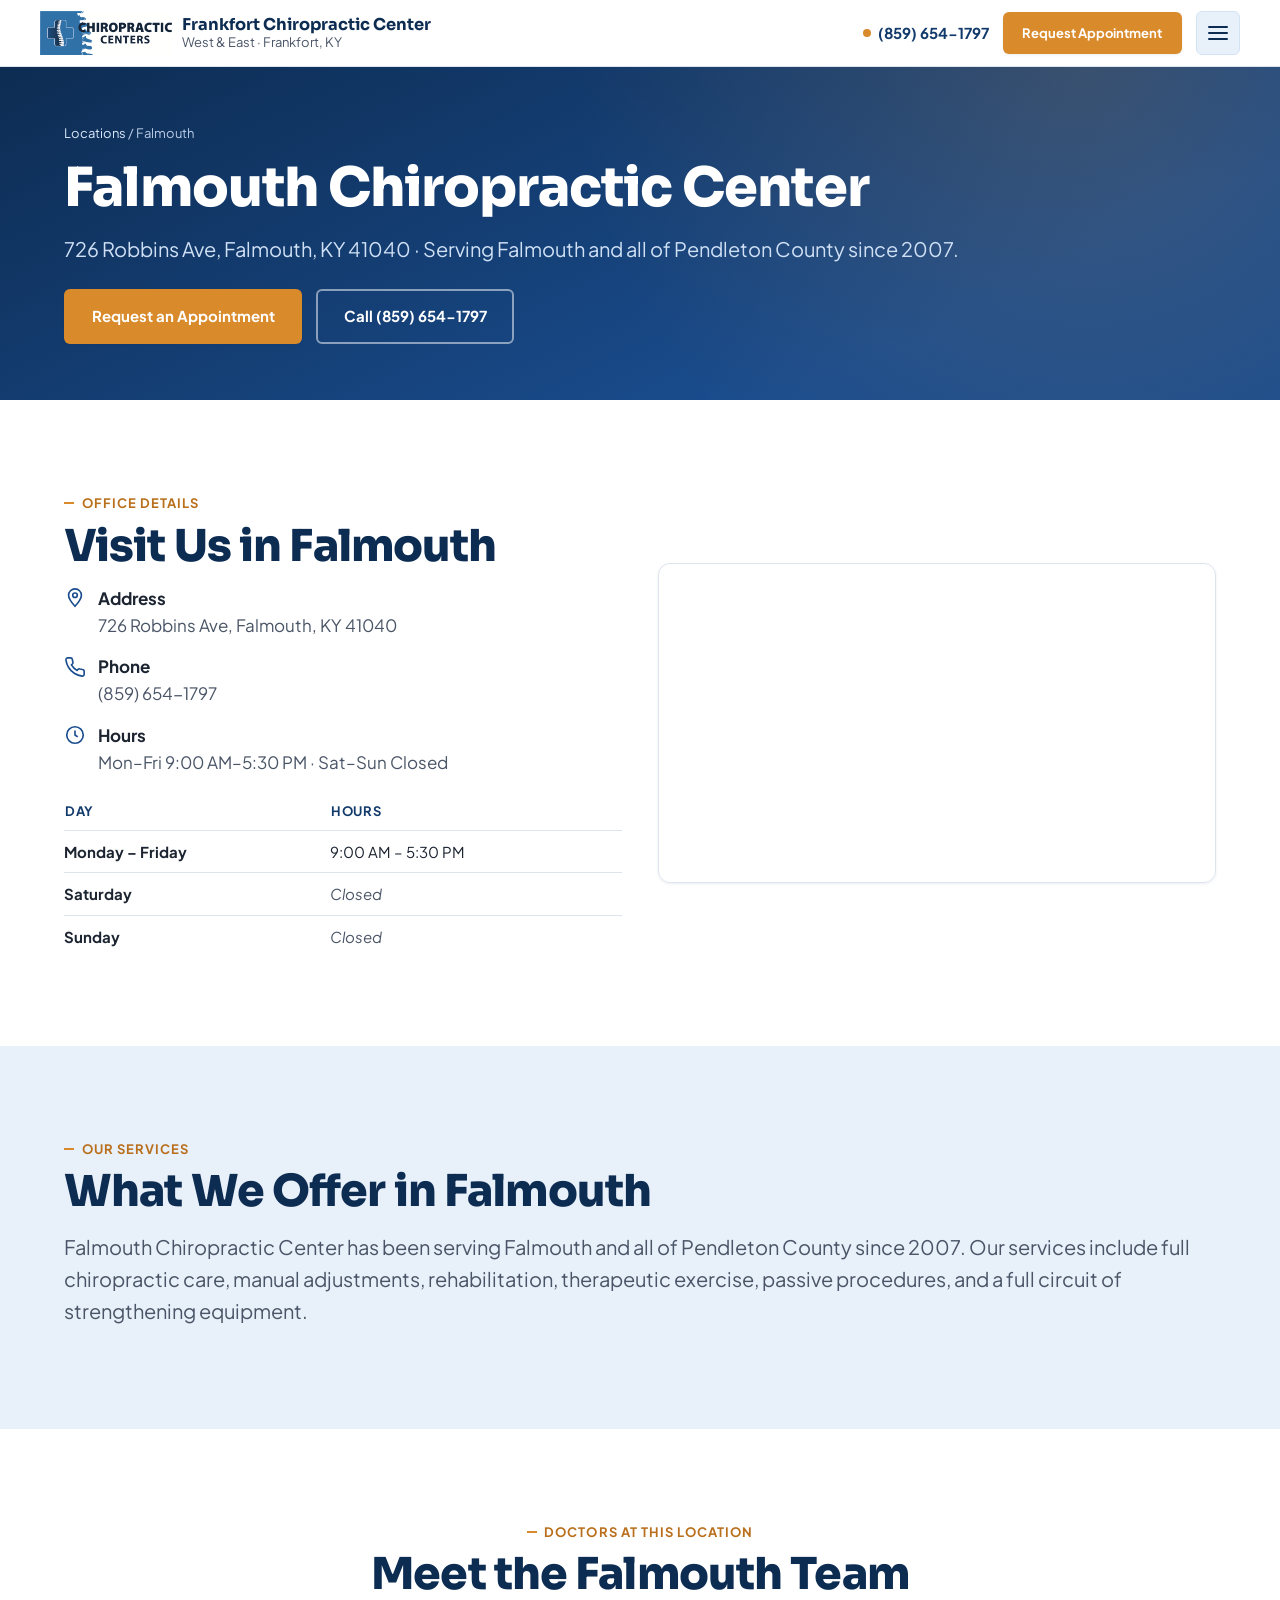
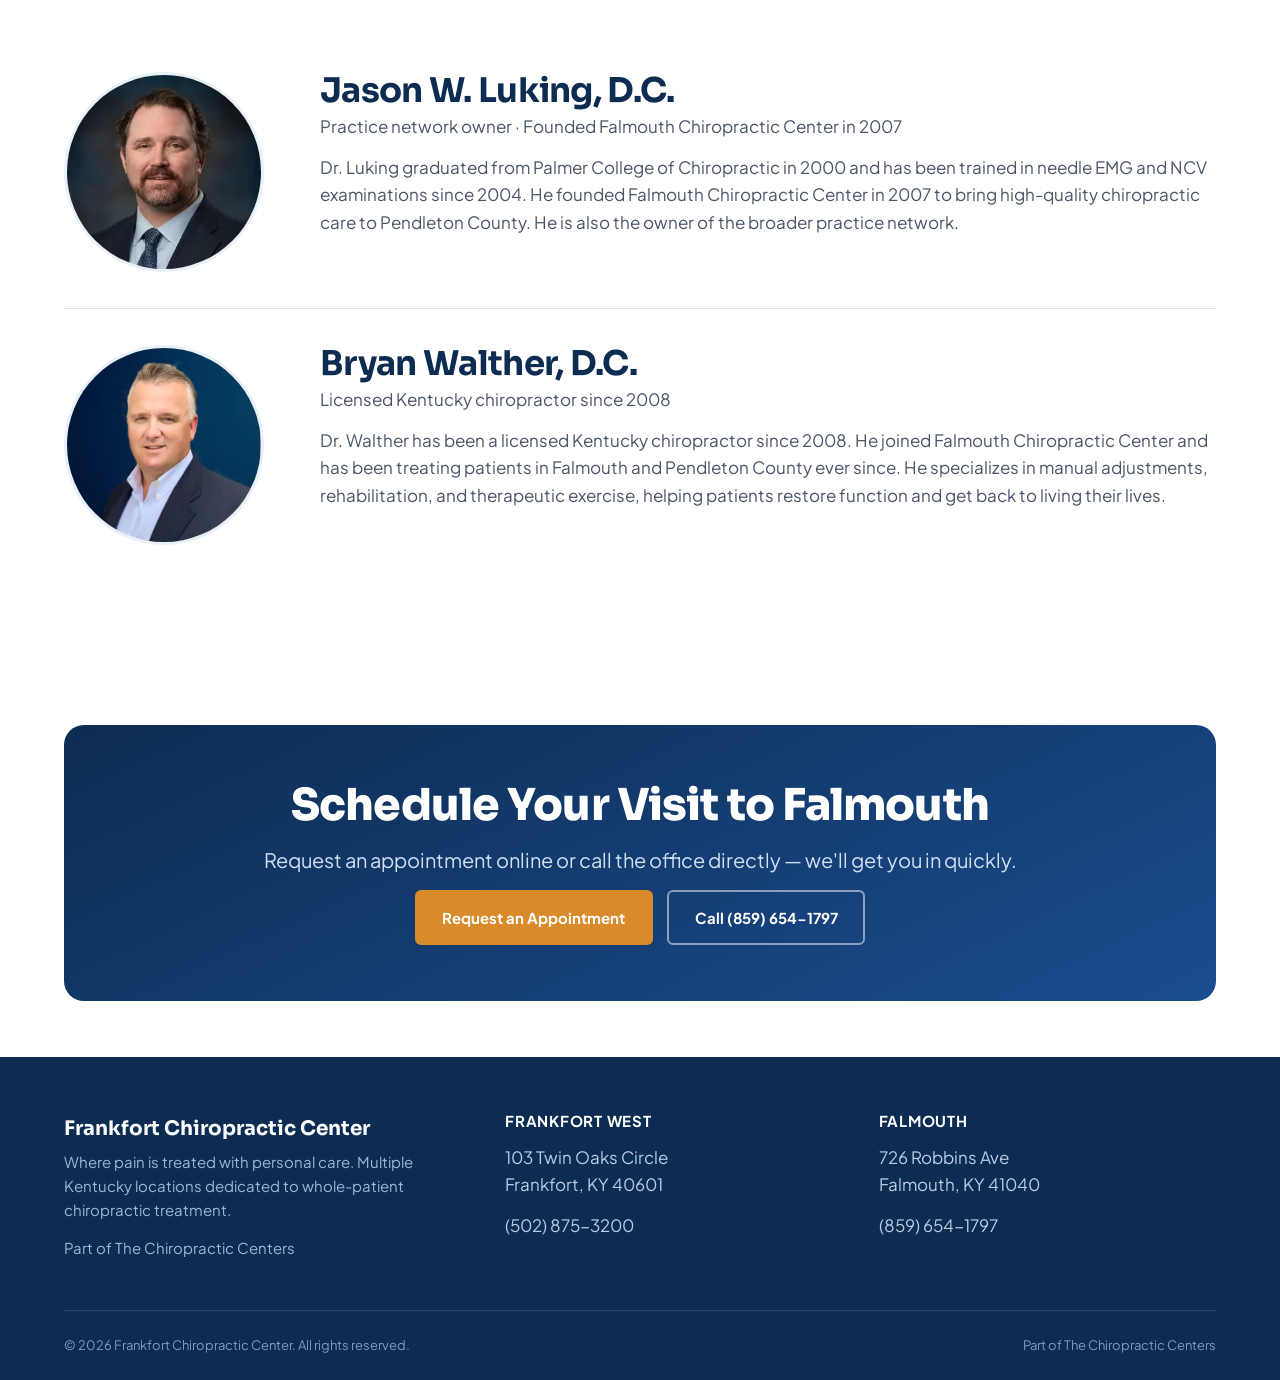
<file: locations/falmouth.html>
<!DOCTYPE html>
<html lang="en">
<head>
<meta charset="UTF-8">
<meta name="viewport" content="width=device-width, initial-scale=1.0">
<title>Falmouth Chiropractic Center | 726 Robbins Ave, Falmouth KY</title>
<meta name="description" content="Falmouth Chiropractic Center: 726 Robbins Ave, Falmouth KY. Drs. Jason Luking and Bryan Walther. Serving Falmouth and all of Pendleton County since 2007. Call (859) 654-1797.">
<link rel="stylesheet" href="../assets/css/style.css">
</head>
<body>
<a class="skip-link" href="#main">Skip to content</a>

<header class="site-header">
  <div class="container header-inner">
    <a class="brand" href="../index.html">
      <img src="../assets/img/logo.png" alt="Frankfort Chiropractic Center logo" width="160" height="53">
      <span class="brand-text">
        <strong>Frankfort Chiropractic Center</strong>
        <span>West &amp; East &middot; Frankfort, KY</span>
      </span>
    </a>
    <div class="header-actions">
      <a class="header-phone" href="tel:+18596541797"><span class="header-phone-dot"></span><span class="phone-text">(859) 654-1797</span></a>
      <a class="btn btn-primary btn-sm" href="../new-patients.html">Request Appointment</a>
      <button class="nav-toggle" aria-label="Open menu" aria-expanded="false" aria-controls="nav-drawer">
        <span class="nav-toggle-bars"><span></span><span></span><span></span></span>
      </button>
    </div>
  </div>
</header>

<nav class="nav-drawer" id="nav-drawer">
  <div class="nav-drawer-backdrop" data-nav-close></div>
  <div class="nav-drawer-panel">
    <button class="nav-drawer-close" aria-label="Close menu" data-nav-close>&times;</button>
    <ul class="nav-drawer-links">
      <li><a href="../index.html">Home</a></li>
      <li><a href="../doctors.html">Our Doctors</a></li>
      <li><a href="../services.html">Services</a></li>
      <li><a href="../locations.html" class="active">Locations</a></li>
      <li><a href="../new-patients.html">New Patients</a></li>
      <li><a href="../contact.html">Contact</a></li>
    </ul>
    <div class="nav-drawer-footer">
      <a class="btn btn-primary btn-block" href="../new-patients.html">Request an Appointment</a>
      <a class="header-phone" href="tel:+18596541797">📞 (859) 654-1797</a>
    </div>
  </div>
</nav>

<main id="main">

  <section class="page-hero">
    <div class="container">
      <div class="breadcrumb"><a href="../locations.html">Locations</a> / Falmouth</div>
      <h1>Falmouth Chiropractic Center</h1>
      <p class="lede">726 Robbins Ave, Falmouth, KY 41040 &middot; Serving Falmouth and all of Pendleton County since 2007.</p>
      <div class="hero-cta-row">
        <a class="btn btn-primary" href="../new-patients.html">Request an Appointment</a>
        <a class="btn btn-outline-light" href="tel:+18596541797">Call (859) 654-1797</a>
      </div>
    </div>
  </section>

  <section>
    <div class="container insurance-band">
      <div>
        <span class="eyebrow">Office Details</span>
        <h2>Visit Us in Falmouth</h2>
        <div class="contact-list">
          <div class="item">
            <svg viewBox="0 0 24 24" fill="none" stroke="currentColor" stroke-width="1.8"><path d="M12 21s-7-7.5-7-12a7 7 0 0 1 14 0c0 4.5-7 12-7 12z"/><circle cx="12" cy="9" r="2.5"/></svg>
            <div><strong>Address</strong><span>726 Robbins Ave, Falmouth, KY 41040</span></div>
          </div>
          <div class="item">
            <svg viewBox="0 0 24 24" fill="none" stroke="currentColor" stroke-width="1.8"><path d="M22 16.9v3a2 2 0 0 1-2.2 2 19.8 19.8 0 0 1-8.6-3.1 19.5 19.5 0 0 1-6-6 19.8 19.8 0 0 1-3.1-8.6A2 2 0 0 1 4.1 2h3a2 2 0 0 1 2 1.7c.1.9.3 1.8.6 2.7a2 2 0 0 1-.4 2.1L8.1 9.7a16 16 0 0 0 6 6l1.2-1.2a2 2 0 0 1 2.1-.4c.9.3 1.8.5 2.7.6a2 2 0 0 1 1.9 2.2z"/></svg>
            <div><strong>Phone</strong><a href="tel:+18596541797">(859) 654-1797</a></div>
          </div>
          <div class="item">
            <svg viewBox="0 0 24 24" fill="none" stroke="currentColor" stroke-width="1.8"><circle cx="12" cy="12" r="9"/><path d="M12 7v5l3 2"/></svg>
            <div><strong>Hours</strong><span>Mon&ndash;Fri 9:00 AM&ndash;5:30 PM &middot; Sat&ndash;Sun Closed</span></div>
          </div>
        </div>
        <table class="hours-table" style="margin-top: var(--sp-3);">
          <tr><th>Day</th><th>Hours</th></tr>
          <tr><td class="day">Monday &ndash; Friday</td><td>9:00 AM &ndash; 5:30 PM</td></tr>
          <tr><td class="day">Saturday</td><td class="closed">Closed</td></tr>
          <tr><td class="day">Sunday</td><td class="closed">Closed</td></tr>
        </table>
      </div>
      <div class="map-embed" style="height:320px;">
        <iframe src="https://maps.google.com/maps?q=726+Robbins+Ave+Falmouth+KY+41040&output=embed&z=15" loading="lazy" referrerpolicy="no-referrer-when-downgrade" title="Map to Falmouth Chiropractic Center"></iframe>
      </div>
    </div>
  </section>

  <section class="section-alt">
    <div class="container">
      <span class="eyebrow">Our Services</span>
      <h2>What We Offer in Falmouth</h2>
      <p class="lede">Falmouth Chiropractic Center has been serving Falmouth and all of Pendleton County since 2007. Our services include full chiropractic care, manual adjustments, rehabilitation, therapeutic exercise, passive procedures, and a full circuit of strengthening equipment.</p>
    </div>
  </section>

  <section>
    <div class="container">
      <div class="section-head center">
        <span class="eyebrow">Doctors At This Location</span>
        <h2>Meet the Falmouth Team</h2>
      </div>

      <div class="doctor-bio" id="luking">
        <div class="doctor-photo"><img src="../assets/img/doctors/luking.webp" alt="Dr. Jason W. Luking, D.C." loading="lazy"></div>
        <div>
          <h3>Jason W. Luking, D.C.</h3>
          <p class="credential">Practice network owner &middot; Founded Falmouth Chiropractic Center in 2007</p>
          <p>Dr. Luking graduated from Palmer College of Chiropractic in 2000 and has been trained in needle EMG and NCV examinations since 2004. He founded Falmouth Chiropractic Center in 2007 to bring high-quality chiropractic care to Pendleton County. He is also the owner of the broader practice network.</p>
        </div>
      </div>

      <div class="doctor-bio" id="walther">
        <div class="doctor-photo"><img src="../assets/img/doctors/walther.webp" alt="Dr. Bryan Walther, D.C." loading="lazy"></div>
        <div>
          <h3>Bryan Walther, D.C.</h3>
          <p class="credential">Licensed Kentucky chiropractor since 2008</p>
          <p>Dr. Walther has been a licensed Kentucky chiropractor since 2008. He joined Falmouth Chiropractic Center and has been treating patients in Falmouth and Pendleton County ever since. He specializes in manual adjustments, rehabilitation, and therapeutic exercise, helping patients restore function and get back to living their lives.</p>
        </div>
      </div>
    </div>
  </section>

  <section class="section-tight">
    <div class="container">
      <div class="cta-band">
        <h2>Schedule Your Visit to Falmouth</h2>
        <p class="lede" style="margin:0 auto;">Request an appointment online or call the office directly &mdash; we'll get you in quickly.</p>
        <div class="cta-row">
          <a class="btn btn-primary" href="../new-patients.html">Request an Appointment</a>
          <a class="btn btn-outline-light" href="tel:+18596541797">Call (859) 654-1797</a>
        </div>
      </div>
    </div>
  </section>

</main>

<footer class="site-footer">
  <div class="container">
    <div class="footer-grid">
      <div class="footer-brand">
        <strong>Frankfort Chiropractic Center</strong>
        <p>Where pain is treated with personal care. Multiple Kentucky locations dedicated to whole-patient chiropractic treatment.</p>
        <p class="footer-umbrella">Part of The Chiropractic Centers</p>
      </div>
      <div class="footer-col">
        <h4>Frankfort West</h4>
        <div class="contact-list">
          <div class="item"><span>103 Twin Oaks Circle<br>Frankfort, KY 40601</span></div>
          <div class="item"><a href="tel:+15028753200">(502) 875-3200</a></div>
        </div>
      </div>
      <div class="footer-col">
        <h4>Falmouth</h4>
        <div class="contact-list">
          <div class="item"><span>726 Robbins Ave<br>Falmouth, KY 41040</span></div>
          <div class="item"><a href="tel:+18596541797">(859) 654-1797</a></div>
        </div>
      </div>
    </div>
    <div class="footer-bottom">
      <span>&copy; <span id="year"></span> Frankfort Chiropractic Center. All rights reserved.</span>
      <span>Part of The Chiropractic Centers</span>
    </div>
  </div>
</footer>

<script src="../assets/js/main.js"></script>
<script>document.getElementById('year').textContent = new Date().getFullYear();</script>
</body>
</html>
</file>
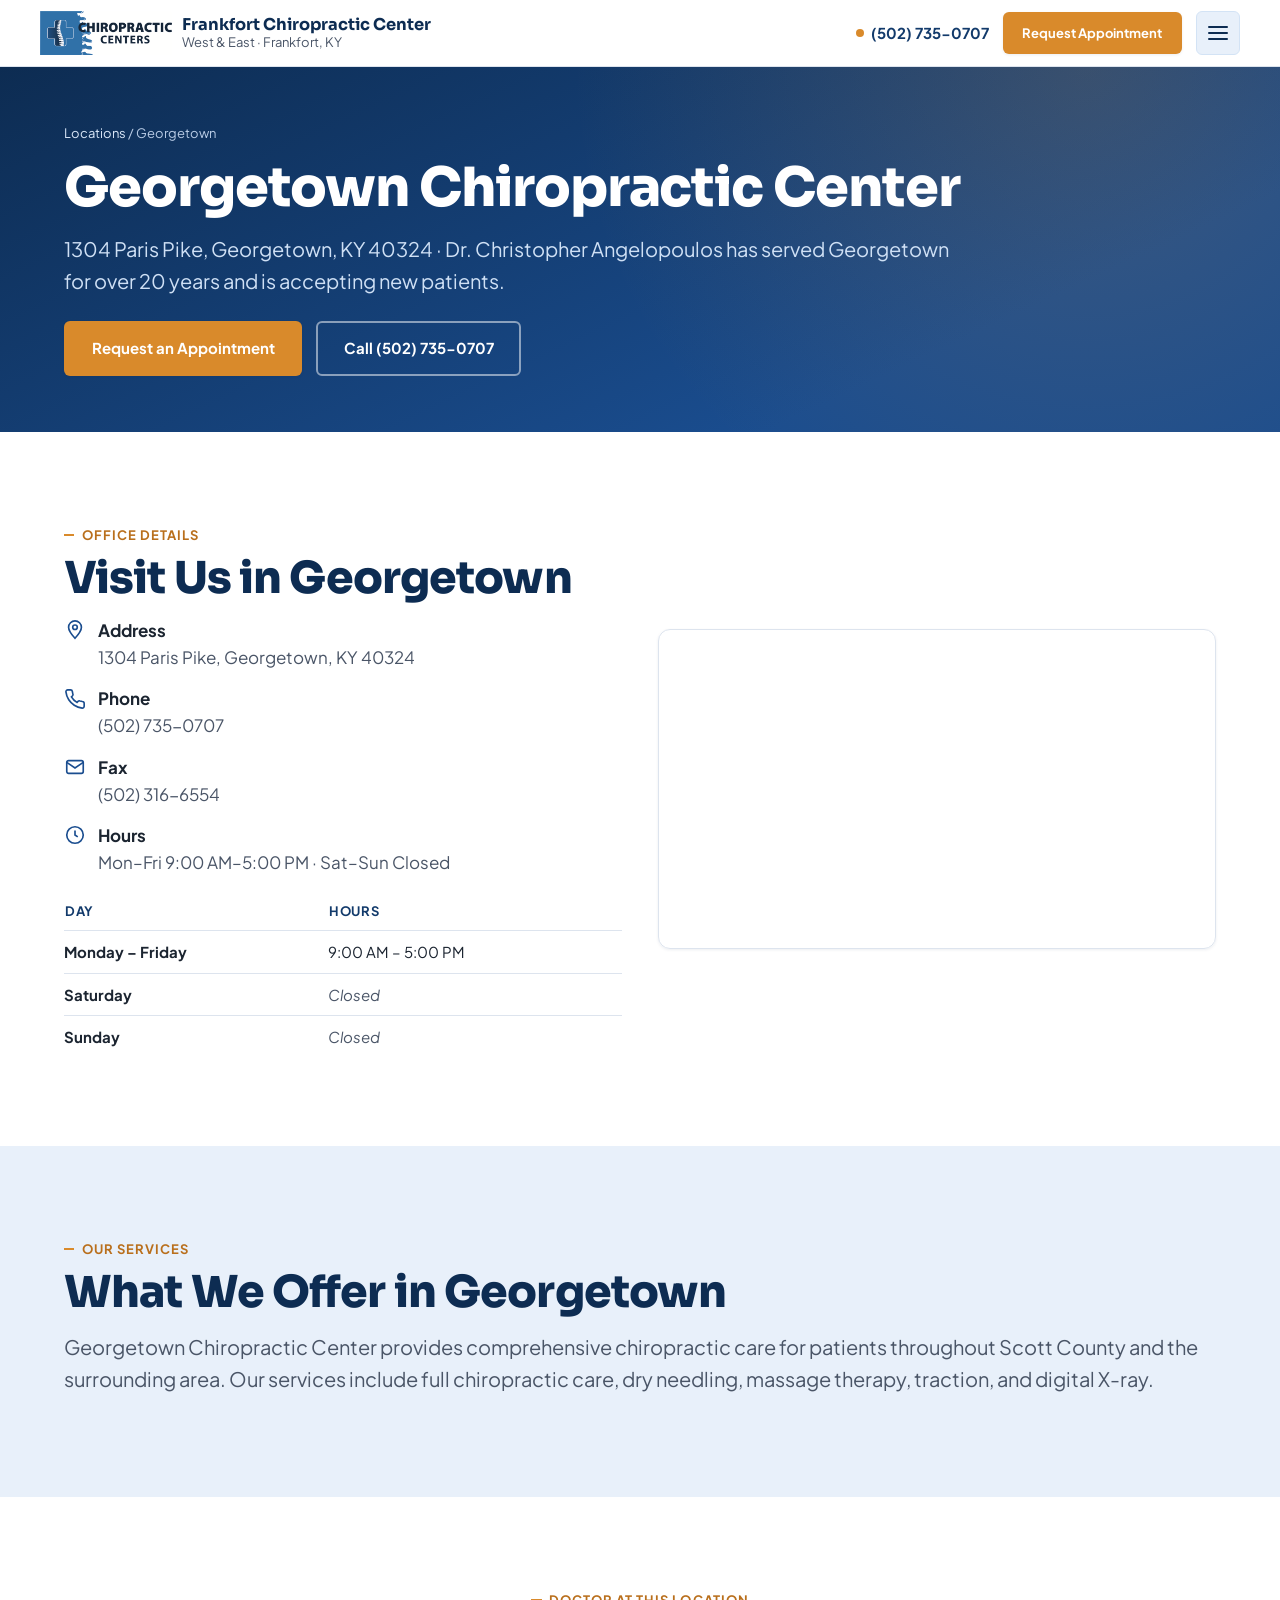
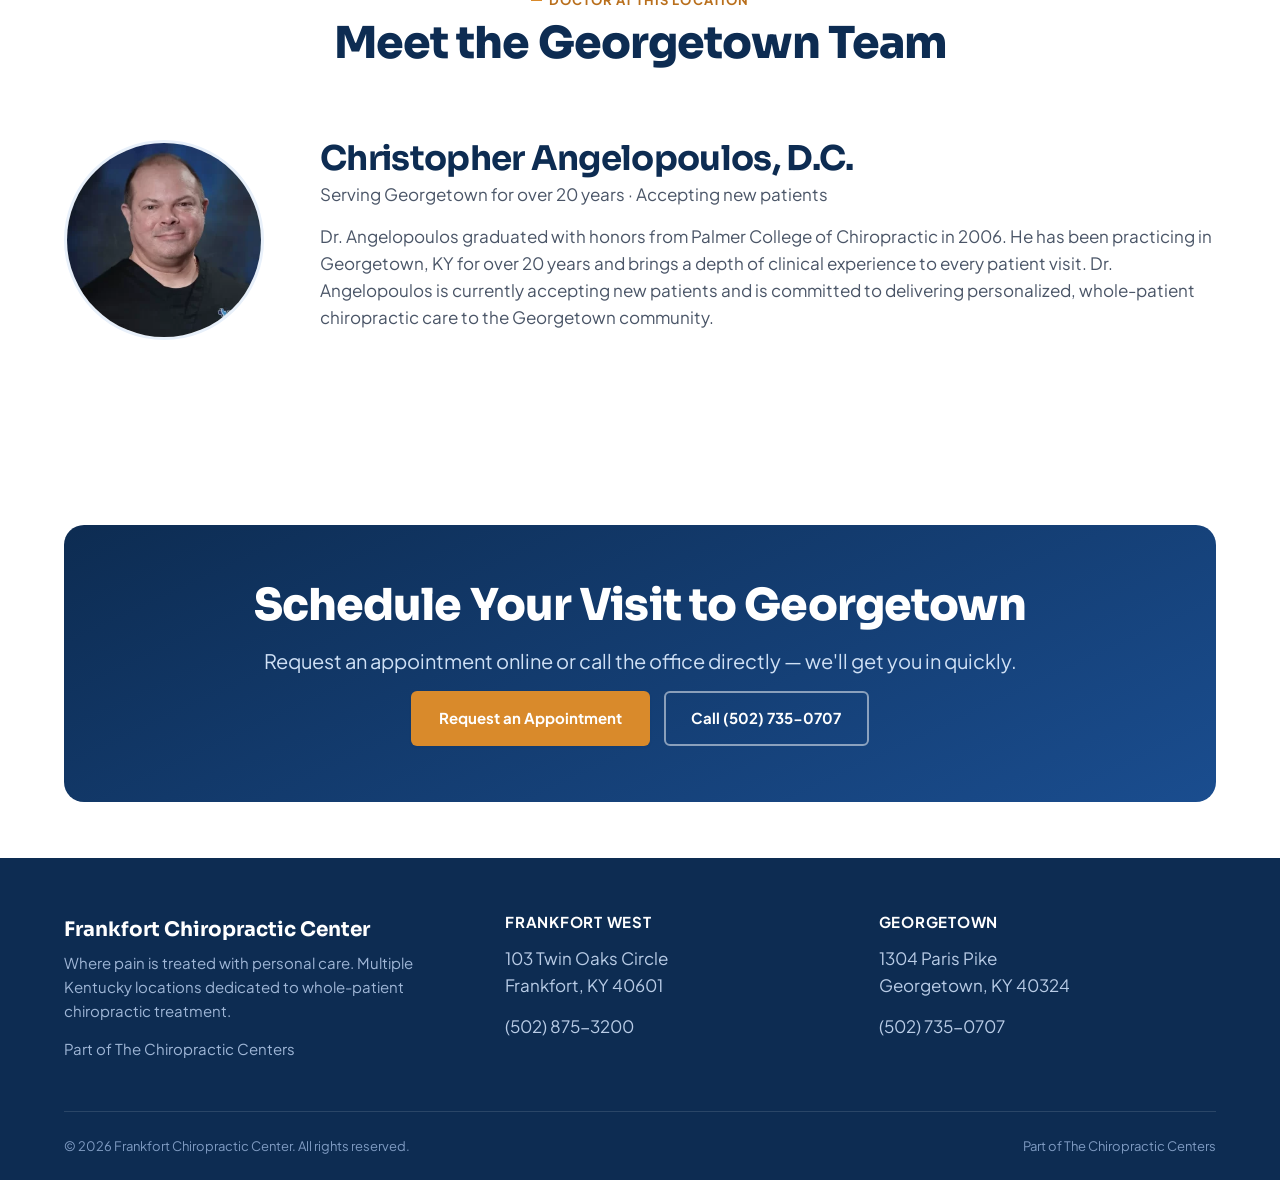
<file: locations/georgetown.html>
<!DOCTYPE html>
<html lang="en">
<head>
<meta charset="UTF-8">
<meta name="viewport" content="width=device-width, initial-scale=1.0">
<title>Georgetown Chiropractic Center | 1304 Paris Pike, Georgetown KY</title>
<meta name="description" content="Georgetown Chiropractic Center: 1304 Paris Pike, Georgetown KY. Dr. Christopher Angelopoulos, D.C. Full chiropractic care, dry needling, massage therapy. Call (502) 735-0707.">
<link rel="stylesheet" href="../assets/css/style.css">
</head>
<body>
<a class="skip-link" href="#main">Skip to content</a>

<header class="site-header">
  <div class="container header-inner">
    <a class="brand" href="../index.html">
      <img src="../assets/img/logo.png" alt="Frankfort Chiropractic Center logo" width="160" height="53">
      <span class="brand-text">
        <strong>Frankfort Chiropractic Center</strong>
        <span>West &amp; East &middot; Frankfort, KY</span>
      </span>
    </a>
    <div class="header-actions">
      <a class="header-phone" href="tel:+15027350707"><span class="header-phone-dot"></span><span class="phone-text">(502) 735-0707</span></a>
      <a class="btn btn-primary btn-sm" href="../new-patients.html">Request Appointment</a>
      <button class="nav-toggle" aria-label="Open menu" aria-expanded="false" aria-controls="nav-drawer">
        <span class="nav-toggle-bars"><span></span><span></span><span></span></span>
      </button>
    </div>
  </div>
</header>

<nav class="nav-drawer" id="nav-drawer">
  <div class="nav-drawer-backdrop" data-nav-close></div>
  <div class="nav-drawer-panel">
    <button class="nav-drawer-close" aria-label="Close menu" data-nav-close>&times;</button>
    <ul class="nav-drawer-links">
      <li><a href="../index.html">Home</a></li>
      <li><a href="../doctors.html">Our Doctors</a></li>
      <li><a href="../services.html">Services</a></li>
      <li><a href="../locations.html" class="active">Locations</a></li>
      <li><a href="../new-patients.html">New Patients</a></li>
      <li><a href="../contact.html">Contact</a></li>
    </ul>
    <div class="nav-drawer-footer">
      <a class="btn btn-primary btn-block" href="../new-patients.html">Request an Appointment</a>
      <a class="header-phone" href="tel:+15027350707">📞 (502) 735-0707</a>
    </div>
  </div>
</nav>

<main id="main">

  <section class="page-hero">
    <div class="container">
      <div class="breadcrumb"><a href="../locations.html">Locations</a> / Georgetown</div>
      <h1>Georgetown Chiropractic Center</h1>
      <p class="lede">1304 Paris Pike, Georgetown, KY 40324 &middot; Dr. Christopher Angelopoulos has served Georgetown for over 20 years and is accepting new patients.</p>
      <div class="hero-cta-row">
        <a class="btn btn-primary" href="../new-patients.html">Request an Appointment</a>
        <a class="btn btn-outline-light" href="tel:+15027350707">Call (502) 735-0707</a>
      </div>
    </div>
  </section>

  <section>
    <div class="container insurance-band">
      <div>
        <span class="eyebrow">Office Details</span>
        <h2>Visit Us in Georgetown</h2>
        <div class="contact-list">
          <div class="item">
            <svg viewBox="0 0 24 24" fill="none" stroke="currentColor" stroke-width="1.8"><path d="M12 21s-7-7.5-7-12a7 7 0 0 1 14 0c0 4.5-7 12-7 12z"/><circle cx="12" cy="9" r="2.5"/></svg>
            <div><strong>Address</strong><span>1304 Paris Pike, Georgetown, KY 40324</span></div>
          </div>
          <div class="item">
            <svg viewBox="0 0 24 24" fill="none" stroke="currentColor" stroke-width="1.8"><path d="M22 16.9v3a2 2 0 0 1-2.2 2 19.8 19.8 0 0 1-8.6-3.1 19.5 19.5 0 0 1-6-6 19.8 19.8 0 0 1-3.1-8.6A2 2 0 0 1 4.1 2h3a2 2 0 0 1 2 1.7c.1.9.3 1.8.6 2.7a2 2 0 0 1-.4 2.1L8.1 9.7a16 16 0 0 0 6 6l1.2-1.2a2 2 0 0 1 2.1-.4c.9.3 1.8.5 2.7.6a2 2 0 0 1 1.9 2.2z"/></svg>
            <div><strong>Phone</strong><a href="tel:+15027350707">(502) 735-0707</a></div>
          </div>
          <div class="item">
            <svg viewBox="0 0 24 24" fill="none" stroke="currentColor" stroke-width="1.8"><rect x="3" y="5" width="18" height="14" rx="2"/><path d="M3 7l9 6 9-6"/></svg>
            <div><strong>Fax</strong><span>(502) 316-6554</span></div>
          </div>
          <div class="item">
            <svg viewBox="0 0 24 24" fill="none" stroke="currentColor" stroke-width="1.8"><circle cx="12" cy="12" r="9"/><path d="M12 7v5l3 2"/></svg>
            <div><strong>Hours</strong><span>Mon&ndash;Fri 9:00 AM&ndash;5:00 PM &middot; Sat&ndash;Sun Closed</span></div>
          </div>
        </div>
        <table class="hours-table" style="margin-top: var(--sp-3);">
          <tr><th>Day</th><th>Hours</th></tr>
          <tr><td class="day">Monday &ndash; Friday</td><td>9:00 AM &ndash; 5:00 PM</td></tr>
          <tr><td class="day">Saturday</td><td class="closed">Closed</td></tr>
          <tr><td class="day">Sunday</td><td class="closed">Closed</td></tr>
        </table>
      </div>
      <div class="map-embed" style="height:320px;">
        <iframe src="https://maps.google.com/maps?q=1304+Paris+Pike+Georgetown+KY+40324&output=embed&z=15" loading="lazy" referrerpolicy="no-referrer-when-downgrade" title="Map to Georgetown Chiropractic Center"></iframe>
      </div>
    </div>
  </section>

  <section class="section-alt">
    <div class="container">
      <span class="eyebrow">Our Services</span>
      <h2>What We Offer in Georgetown</h2>
      <p class="lede">Georgetown Chiropractic Center provides comprehensive chiropractic care for patients throughout Scott County and the surrounding area. Our services include full chiropractic care, dry needling, massage therapy, traction, and digital X-ray.</p>
    </div>
  </section>

  <section>
    <div class="container">
      <div class="section-head center">
        <span class="eyebrow">Doctor At This Location</span>
        <h2>Meet the Georgetown Team</h2>
      </div>

      <div class="doctor-bio" id="angelopoulos">
        <div class="doctor-photo"><img src="../assets/img/doctors/angelopoulos.webp" alt="Dr. Christopher Angelopoulos, D.C." loading="lazy"></div>
        <div>
          <h3>Christopher Angelopoulos, D.C.</h3>
          <p class="credential">Serving Georgetown for over 20 years &middot; Accepting new patients</p>
          <p>Dr. Angelopoulos graduated with honors from Palmer College of Chiropractic in 2006. He has been practicing in Georgetown, KY for over 20 years and brings a depth of clinical experience to every patient visit. Dr. Angelopoulos is currently accepting new patients and is committed to delivering personalized, whole-patient chiropractic care to the Georgetown community.</p>
        </div>
      </div>
    </div>
  </section>

  <section class="section-tight">
    <div class="container">
      <div class="cta-band">
        <h2>Schedule Your Visit to Georgetown</h2>
        <p class="lede" style="margin:0 auto;">Request an appointment online or call the office directly &mdash; we'll get you in quickly.</p>
        <div class="cta-row">
          <a class="btn btn-primary" href="../new-patients.html">Request an Appointment</a>
          <a class="btn btn-outline-light" href="tel:+15027350707">Call (502) 735-0707</a>
        </div>
      </div>
    </div>
  </section>

</main>

<footer class="site-footer">
  <div class="container">
    <div class="footer-grid">
      <div class="footer-brand">
        <strong>Frankfort Chiropractic Center</strong>
        <p>Where pain is treated with personal care. Multiple Kentucky locations dedicated to whole-patient chiropractic treatment.</p>
        <p class="footer-umbrella">Part of The Chiropractic Centers</p>
      </div>
      <div class="footer-col">
        <h4>Frankfort West</h4>
        <div class="contact-list">
          <div class="item"><span>103 Twin Oaks Circle<br>Frankfort, KY 40601</span></div>
          <div class="item"><a href="tel:+15028753200">(502) 875-3200</a></div>
        </div>
      </div>
      <div class="footer-col">
        <h4>Georgetown</h4>
        <div class="contact-list">
          <div class="item"><span>1304 Paris Pike<br>Georgetown, KY 40324</span></div>
          <div class="item"><a href="tel:+15027350707">(502) 735-0707</a></div>
        </div>
      </div>
    </div>
    <div class="footer-bottom">
      <span>&copy; <span id="year"></span> Frankfort Chiropractic Center. All rights reserved.</span>
      <span>Part of The Chiropractic Centers</span>
    </div>
  </div>
</footer>

<script src="../assets/js/main.js"></script>
<script>document.getElementById('year').textContent = new Date().getFullYear();</script>
</body>
</html>
</file>
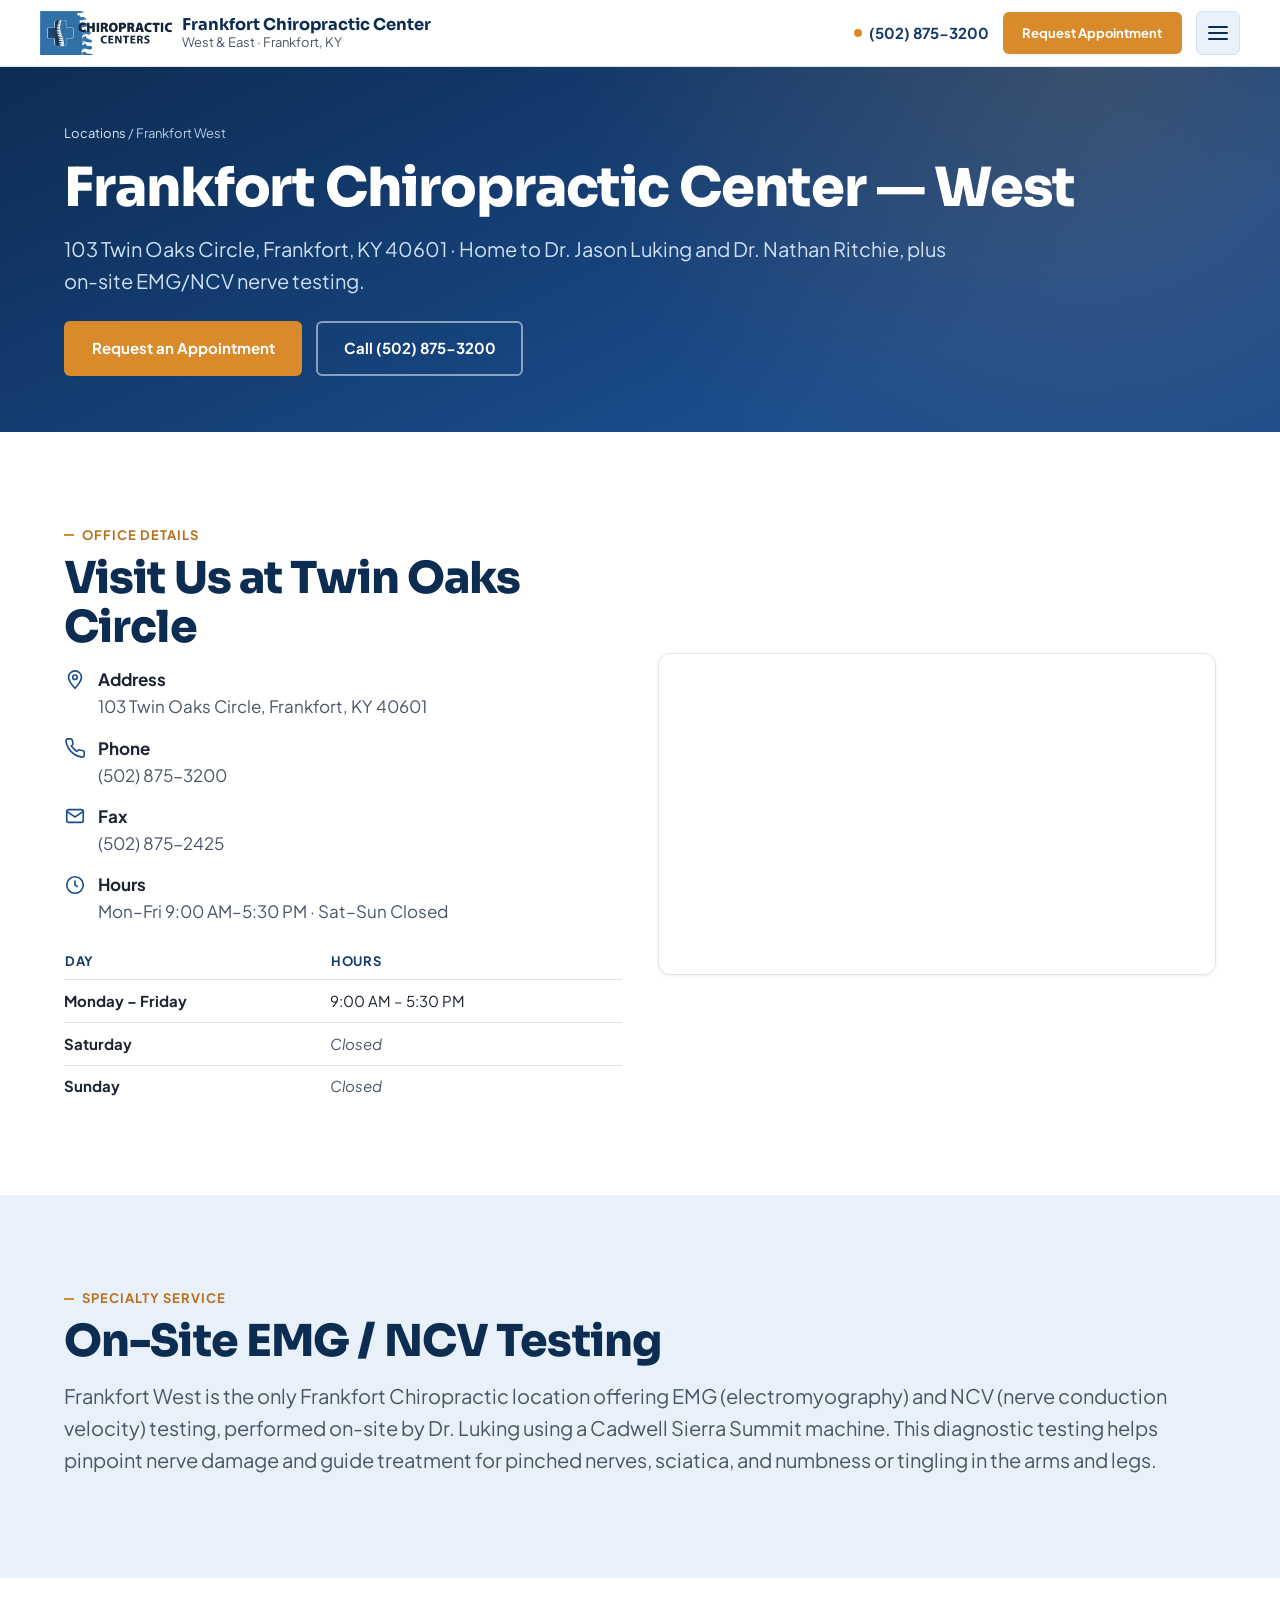
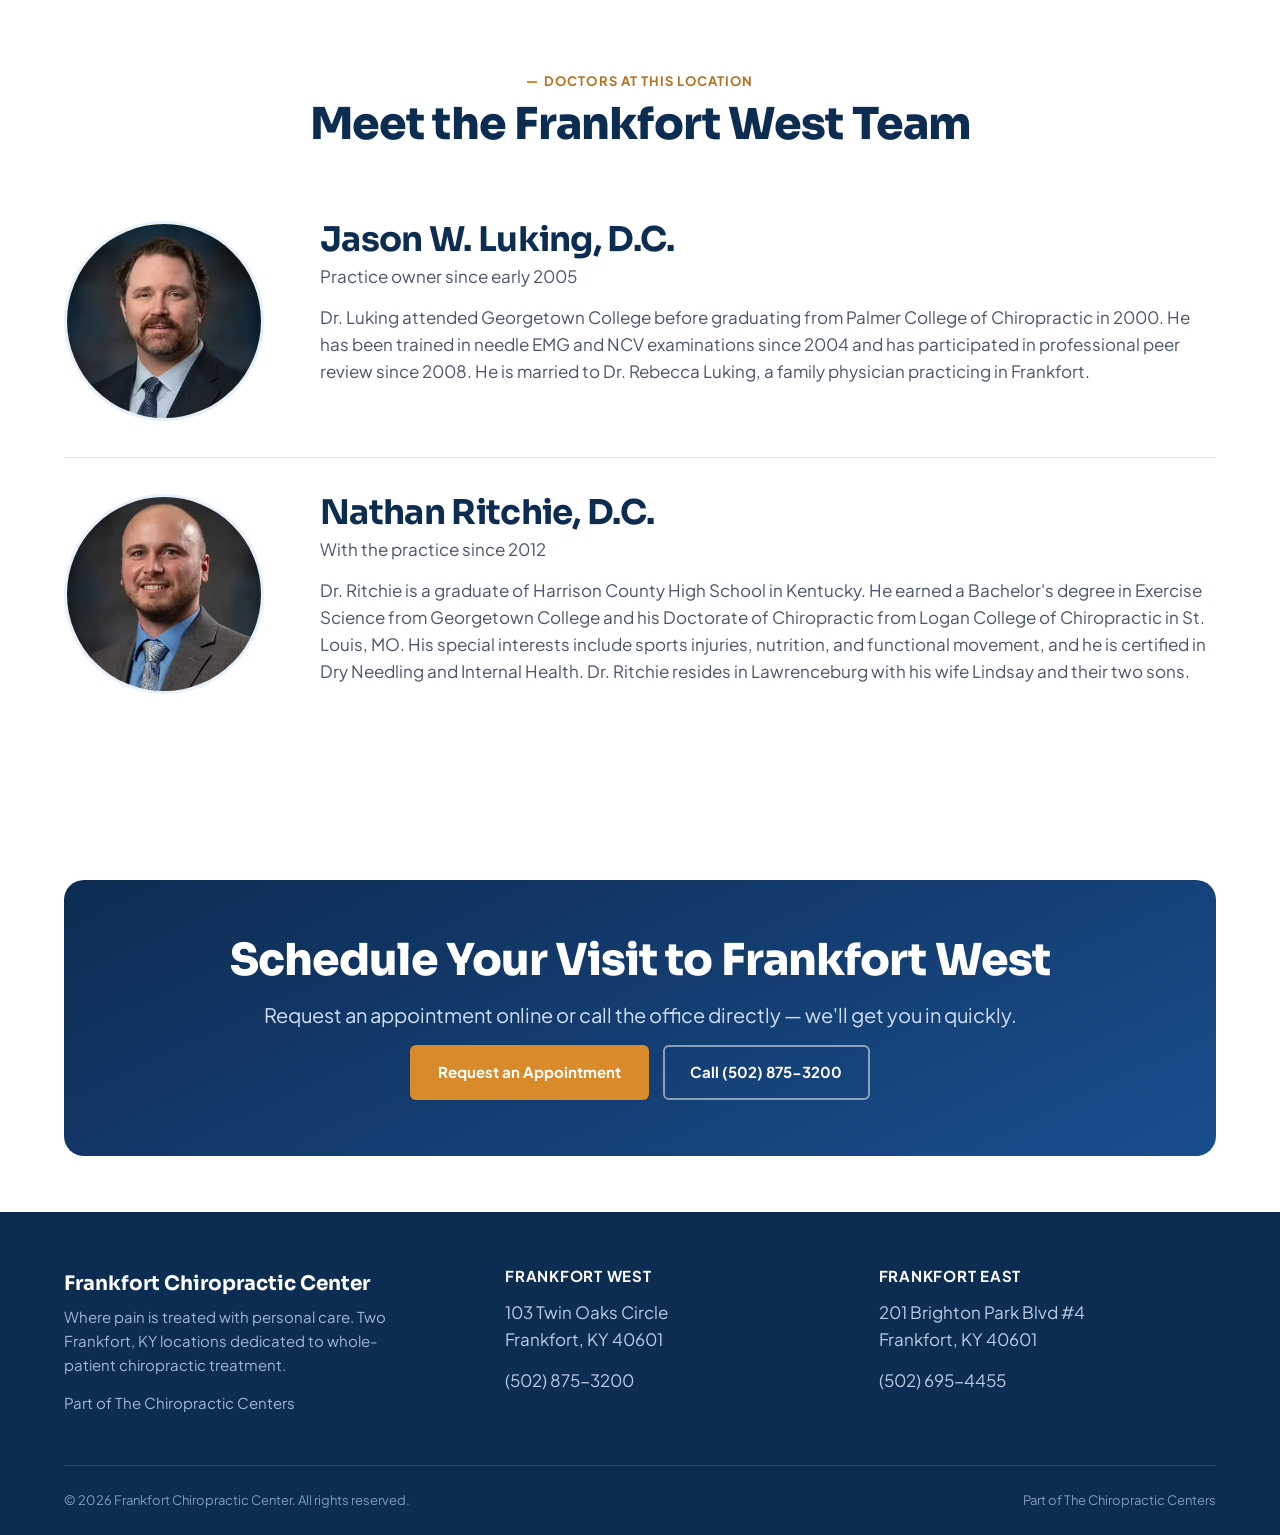
<file: locations/west.html>
<!DOCTYPE html>
<html lang="en">
<head>
<meta charset="UTF-8">
<meta name="viewport" content="width=device-width, initial-scale=1.0">
<title>Frankfort Chiropractic Center West | 103 Twin Oaks Circle, Frankfort KY</title>
<meta name="description" content="Frankfort Chiropractic Center West: 103 Twin Oaks Circle, Frankfort KY. Dr. Jason Luking and Dr. Nathan Ritchie. On-site EMG/NCV testing. Call (502) 875-3200.">
<link rel="stylesheet" href="../assets/css/style.css">
</head>
<body>
<a class="skip-link" href="#main">Skip to content</a>

<header class="site-header">
  <div class="container header-inner">
    <a class="brand" href="../index.html">
      <img src="../assets/img/logo.png" alt="Frankfort Chiropractic Center logo" width="160" height="53">
      <span class="brand-text">
        <strong>Frankfort Chiropractic Center</strong>
        <span>West &amp; East &middot; Frankfort, KY</span>
      </span>
    </a>
    <div class="header-actions">
      <a class="header-phone" href="tel:+15028753200"><span class="header-phone-dot"></span><span class="phone-text">(502) 875-3200</span></a>
      <a class="btn btn-primary btn-sm" href="../new-patients.html">Request Appointment</a>
      <button class="nav-toggle" aria-label="Open menu" aria-expanded="false" aria-controls="nav-drawer">
        <span class="nav-toggle-bars"><span></span><span></span><span></span></span>
      </button>
    </div>
  </div>
</header>

<nav class="nav-drawer" id="nav-drawer">
  <div class="nav-drawer-backdrop" data-nav-close></div>
  <div class="nav-drawer-panel">
    <button class="nav-drawer-close" aria-label="Close menu" data-nav-close>&times;</button>
    <ul class="nav-drawer-links">
      <li><a href="../index.html">Home</a></li>
      <li><a href="../doctors.html">Our Doctors</a></li>
      <li><a href="../services.html">Services</a></li>
      <li><a href="../locations.html" class="active">Locations</a></li>
      <li><a href="../new-patients.html">New Patients</a></li>
      <li><a href="../contact.html">Contact</a></li>
    </ul>
    <div class="nav-drawer-footer">
      <a class="btn btn-primary btn-block" href="../new-patients.html">Request an Appointment</a>
      <a class="header-phone" href="tel:+15028753200">📞 (502) 875-3200</a>
    </div>
  </div>
</nav>

<main id="main">

  <section class="page-hero">
    <div class="container">
      <div class="breadcrumb"><a href="../locations.html">Locations</a> / Frankfort West</div>
      <h1>Frankfort Chiropractic Center &mdash; West</h1>
      <p class="lede">103 Twin Oaks Circle, Frankfort, KY 40601 &middot; Home to Dr. Jason Luking and Dr. Nathan Ritchie, plus on-site EMG/NCV nerve testing.</p>
      <div class="hero-cta-row">
        <a class="btn btn-primary" href="../new-patients.html">Request an Appointment</a>
        <a class="btn btn-outline-light" href="tel:+15028753200">Call (502) 875-3200</a>
      </div>
    </div>
  </section>

  <section>
    <div class="container insurance-band">
      <div>
        <span class="eyebrow">Office Details</span>
        <h2>Visit Us at Twin Oaks Circle</h2>
        <div class="contact-list">
          <div class="item">
            <svg viewBox="0 0 24 24" fill="none" stroke="currentColor" stroke-width="1.8"><path d="M12 21s-7-7.5-7-12a7 7 0 0 1 14 0c0 4.5-7 12-7 12z"/><circle cx="12" cy="9" r="2.5"/></svg>
            <div><strong>Address</strong><span>103 Twin Oaks Circle, Frankfort, KY 40601</span></div>
          </div>
          <div class="item">
            <svg viewBox="0 0 24 24" fill="none" stroke="currentColor" stroke-width="1.8"><path d="M22 16.9v3a2 2 0 0 1-2.2 2 19.8 19.8 0 0 1-8.6-3.1 19.5 19.5 0 0 1-6-6 19.8 19.8 0 0 1-3.1-8.6A2 2 0 0 1 4.1 2h3a2 2 0 0 1 2 1.7c.1.9.3 1.8.6 2.7a2 2 0 0 1-.4 2.1L8.1 9.7a16 16 0 0 0 6 6l1.2-1.2a2 2 0 0 1 2.1-.4c.9.3 1.8.5 2.7.6a2 2 0 0 1 1.9 2.2z"/></svg>
            <div><strong>Phone</strong><a href="tel:+15028753200">(502) 875-3200</a></div>
          </div>
          <div class="item">
            <svg viewBox="0 0 24 24" fill="none" stroke="currentColor" stroke-width="1.8"><rect x="3" y="5" width="18" height="14" rx="2"/><path d="M3 7l9 6 9-6"/></svg>
            <div><strong>Fax</strong><span>(502) 875-2425</span></div>
          </div>
          <div class="item">
            <svg viewBox="0 0 24 24" fill="none" stroke="currentColor" stroke-width="1.8"><circle cx="12" cy="12" r="9"/><path d="M12 7v5l3 2"/></svg>
            <div><strong>Hours</strong><span>Mon&ndash;Fri 9:00 AM&ndash;5:30 PM &middot; Sat&ndash;Sun Closed</span></div>
          </div>
        </div>
        <table class="hours-table" style="margin-top: var(--sp-3);">
          <tr><th>Day</th><th>Hours</th></tr>
          <tr><td class="day">Monday &ndash; Friday</td><td>9:00 AM &ndash; 5:30 PM</td></tr>
          <tr><td class="day">Saturday</td><td class="closed">Closed</td></tr>
          <tr><td class="day">Sunday</td><td class="closed">Closed</td></tr>
        </table>
      </div>
      <div class="map-embed">
        <iframe src="https://www.google.com/maps/embed?pb=!1m18!1m12!1m3!1d6274.920623029656!2d-84.89859918864629!3d38.15274037177541!2m3!1f0!2f0!3f0!3m2!1i1024!2i768!4f13.1!3m3!1m2!1s0x8842744d8518374b%3A0xca078250e59718a2!2sFrankfort%20Chiropractic%20Center%20West!5e0!3m2!1sen!2sus!4v1729887541888!5m2!1sen!2sus" loading="lazy" referrerpolicy="no-referrer-when-downgrade" title="Map to Frankfort Chiropractic Center West"></iframe>
      </div>
    </div>
  </section>

  <section class="section-alt">
    <div class="container">
      <span class="eyebrow">Specialty Service</span>
      <h2>On-Site EMG / NCV Testing</h2>
      <p class="lede">Frankfort West is the only Frankfort Chiropractic location offering EMG (electromyography) and NCV (nerve conduction velocity) testing, performed on-site by Dr. Luking using a Cadwell Sierra Summit machine. This diagnostic testing helps pinpoint nerve damage and guide treatment for pinched nerves, sciatica, and numbness or tingling in the arms and legs.</p>
    </div>
  </section>

  <section>
    <div class="container">
      <div class="section-head center">
        <span class="eyebrow">Doctors At This Location</span>
        <h2>Meet the Frankfort West Team</h2>
      </div>

      <div class="doctor-bio" id="luking">
        <div class="doctor-photo"><img src="../assets/img/doctors/luking.webp" alt="Dr. Jason W. Luking, D.C." loading="lazy"></div>
        <div>
          <h3>Jason W. Luking, D.C.</h3>
          <p class="credential">Practice owner since early 2005</p>
          <p>Dr. Luking attended Georgetown College before graduating from Palmer College of Chiropractic in 2000. He has been trained in needle EMG and NCV examinations since 2004 and has participated in professional peer review since 2008. He is married to Dr. Rebecca Luking, a family physician practicing in Frankfort.</p>
        </div>
      </div>

      <div class="doctor-bio" id="ritchie">
        <div class="doctor-photo"><img src="../assets/img/doctors/ritchie.webp" alt="Dr. Nathan Ritchie, D.C." loading="lazy"></div>
        <div>
          <h3>Nathan Ritchie, D.C.</h3>
          <p class="credential">With the practice since 2012</p>
          <p>Dr. Ritchie is a graduate of Harrison County High School in Kentucky. He earned a Bachelor's degree in Exercise Science from Georgetown College and his Doctorate of Chiropractic from Logan College of Chiropractic in St. Louis, MO. His special interests include sports injuries, nutrition, and functional movement, and he is certified in Dry Needling and Internal Health. Dr. Ritchie resides in Lawrenceburg with his wife Lindsay and their two sons.</p>
        </div>
      </div>
    </div>
  </section>

  <section class="section-tight">
    <div class="container">
      <div class="cta-band">
        <h2>Schedule Your Visit to Frankfort West</h2>
        <p class="lede" style="margin:0 auto;">Request an appointment online or call the office directly &mdash; we'll get you in quickly.</p>
        <div class="cta-row">
          <a class="btn btn-primary" href="../new-patients.html">Request an Appointment</a>
          <a class="btn btn-outline-light" href="tel:+15028753200">Call (502) 875-3200</a>
        </div>
      </div>
    </div>
  </section>

</main>

<footer class="site-footer">
  <div class="container">
    <div class="footer-grid">
      <div class="footer-brand">
        <strong>Frankfort Chiropractic Center</strong>
        <p>Where pain is treated with personal care. Two Frankfort, KY locations dedicated to whole-patient chiropractic treatment.</p>
        <p class="footer-umbrella">Part of The Chiropractic Centers</p>
      </div>
      <div class="footer-col">
        <h4>Frankfort West</h4>
        <div class="contact-list">
          <div class="item"><span>103 Twin Oaks Circle<br>Frankfort, KY 40601</span></div>
          <div class="item"><a href="tel:+15028753200">(502) 875-3200</a></div>
        </div>
      </div>
      <div class="footer-col">
        <h4>Frankfort East</h4>
        <div class="contact-list">
          <div class="item"><span>201 Brighton Park Blvd #4<br>Frankfort, KY 40601</span></div>
          <div class="item"><a href="tel:+15026954455">(502) 695-4455</a></div>
        </div>
      </div>
    </div>
    <div class="footer-bottom">
      <span>&copy; <span id="year"></span> Frankfort Chiropractic Center. All rights reserved.</span>
      <span>Part of The Chiropractic Centers</span>
    </div>
  </div>
</footer>

<script src="../assets/js/main.js"></script>
<script>document.getElementById('year').textContent = new Date().getFullYear();</script>
</body>
</html>
</file>
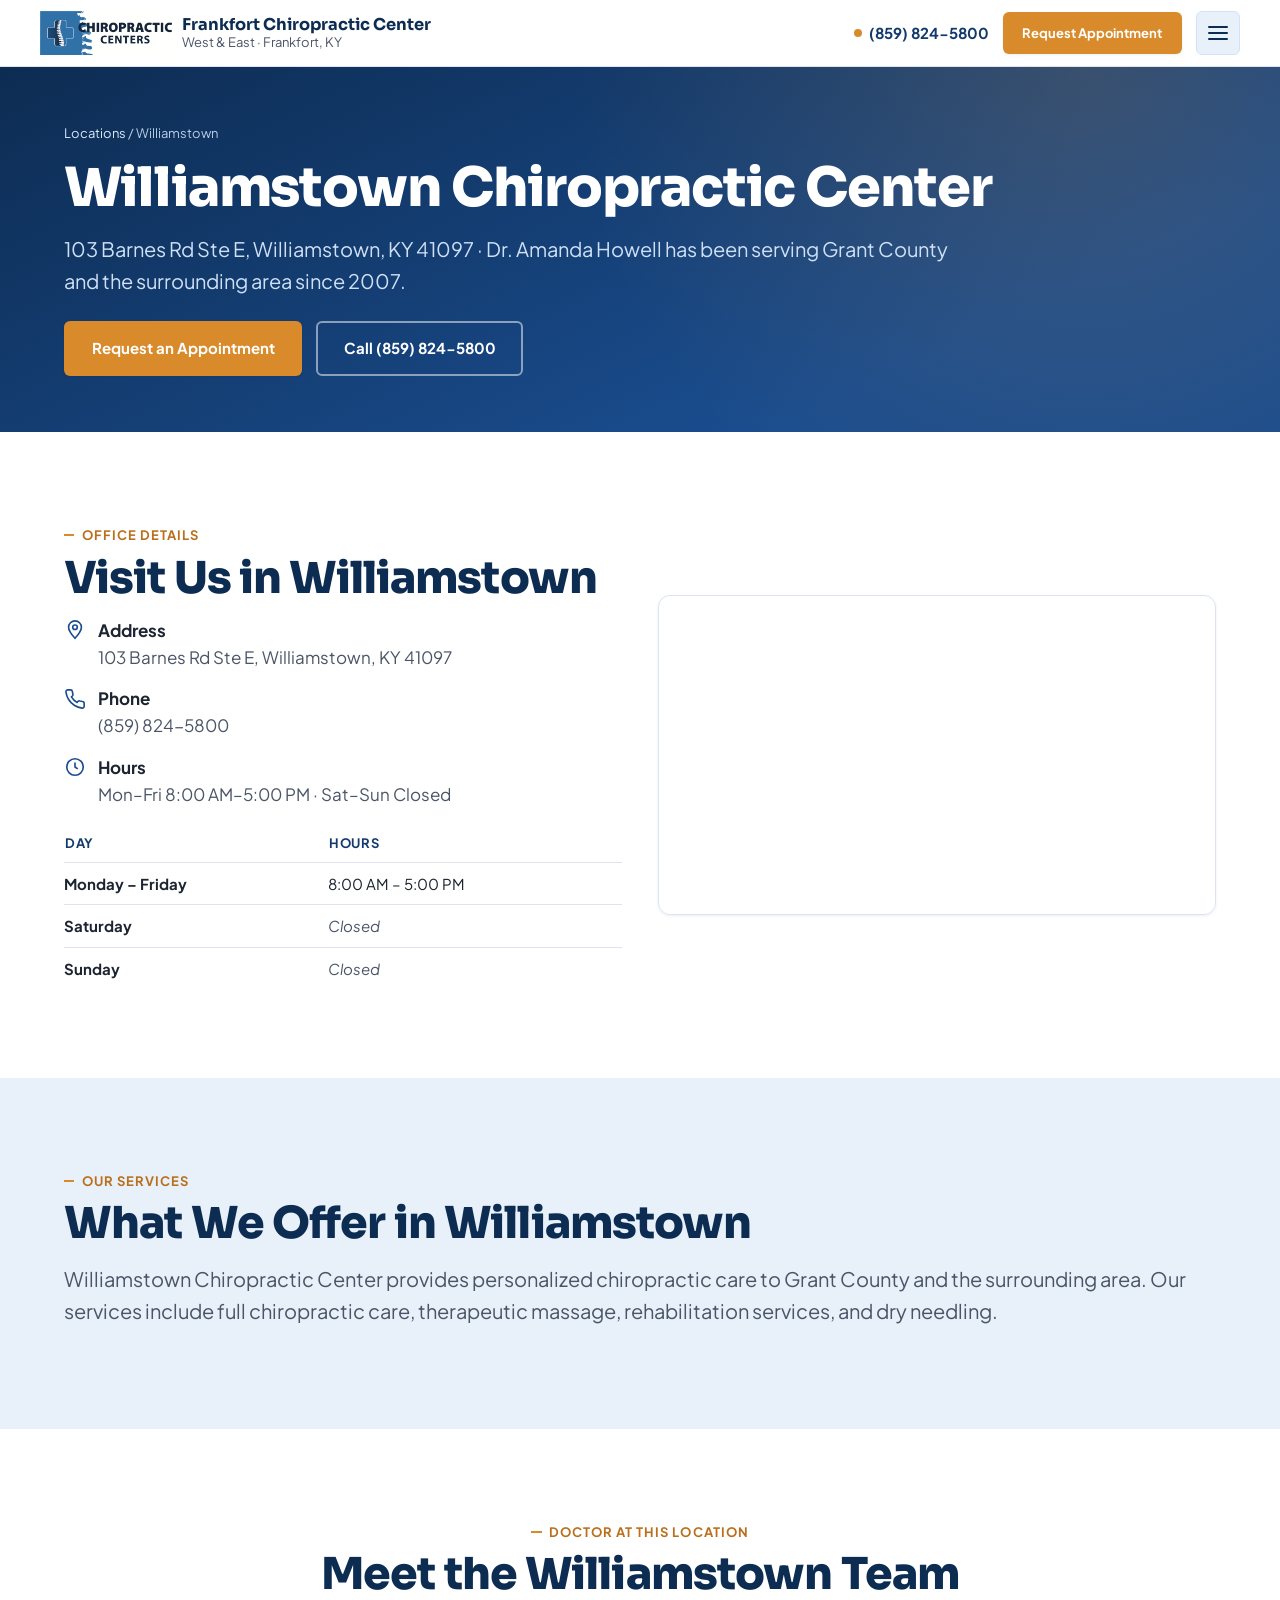
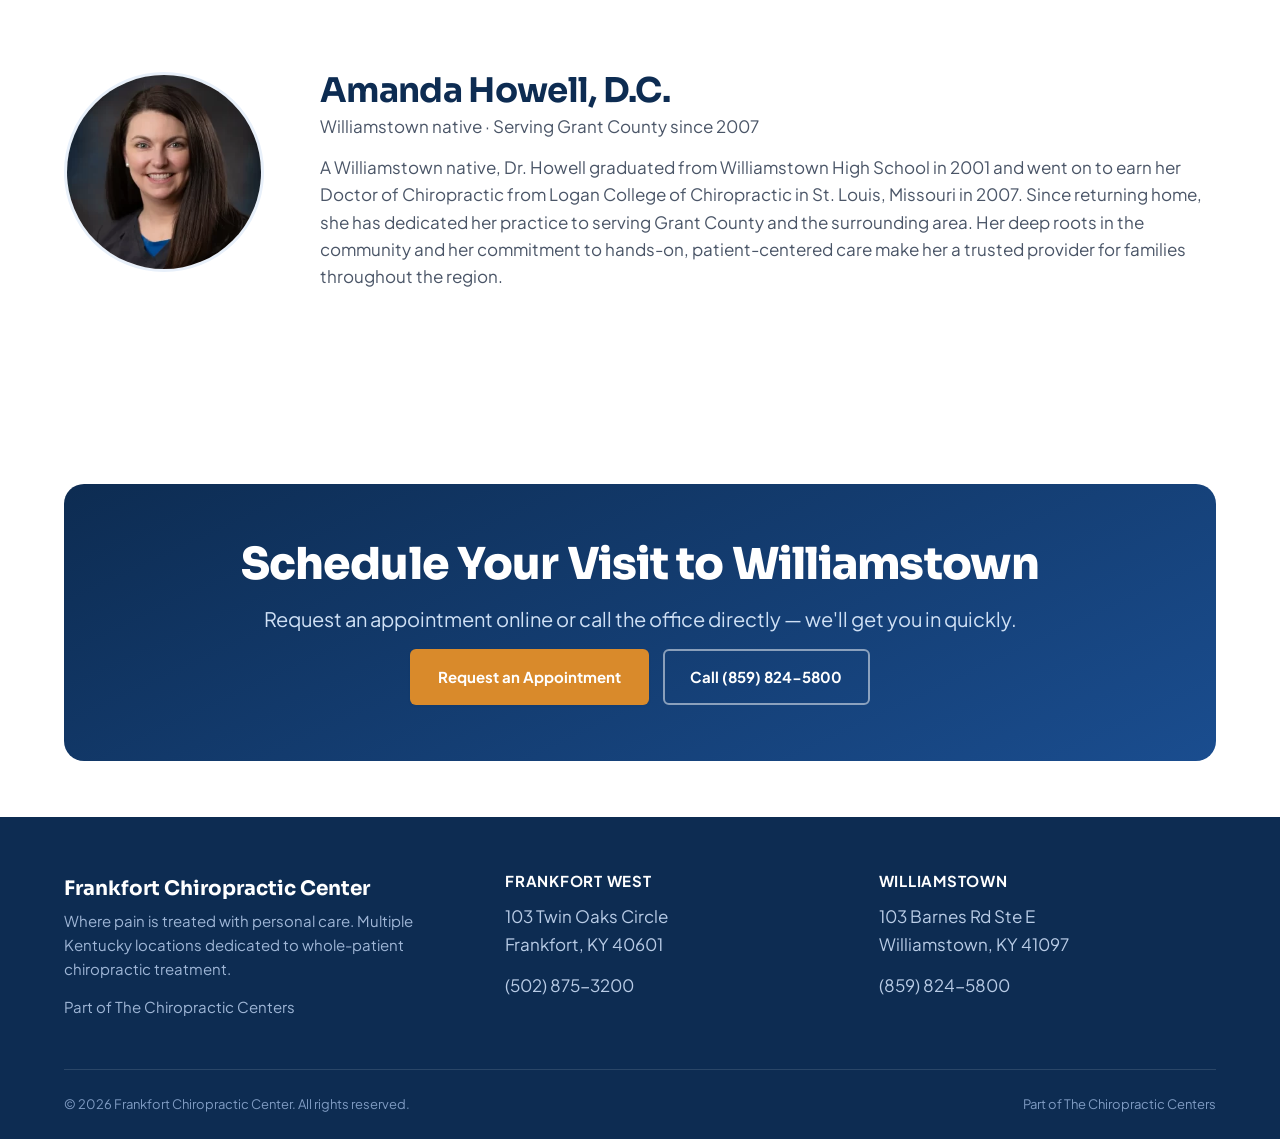
<file: locations/williamstown.html>
<!DOCTYPE html>
<html lang="en">
<head>
<meta charset="UTF-8">
<meta name="viewport" content="width=device-width, initial-scale=1.0">
<title>Williamstown Chiropractic Center | 103 Barnes Rd, Williamstown KY</title>
<meta name="description" content="Williamstown Chiropractic Center: 103 Barnes Rd Ste E, Williamstown KY. Dr. Amanda Howell, D.C. Serving Grant County since 2007. Call (859) 824-5800.">
<link rel="stylesheet" href="../assets/css/style.css">
</head>
<body>
<a class="skip-link" href="#main">Skip to content</a>

<header class="site-header">
  <div class="container header-inner">
    <a class="brand" href="../index.html">
      <img src="../assets/img/logo.png" alt="Frankfort Chiropractic Center logo" width="160" height="53">
      <span class="brand-text">
        <strong>Frankfort Chiropractic Center</strong>
        <span>West &amp; East &middot; Frankfort, KY</span>
      </span>
    </a>
    <div class="header-actions">
      <a class="header-phone" href="tel:+18598245800"><span class="header-phone-dot"></span><span class="phone-text">(859) 824-5800</span></a>
      <a class="btn btn-primary btn-sm" href="../new-patients.html">Request Appointment</a>
      <button class="nav-toggle" aria-label="Open menu" aria-expanded="false" aria-controls="nav-drawer">
        <span class="nav-toggle-bars"><span></span><span></span><span></span></span>
      </button>
    </div>
  </div>
</header>

<nav class="nav-drawer" id="nav-drawer">
  <div class="nav-drawer-backdrop" data-nav-close></div>
  <div class="nav-drawer-panel">
    <button class="nav-drawer-close" aria-label="Close menu" data-nav-close>&times;</button>
    <ul class="nav-drawer-links">
      <li><a href="../index.html">Home</a></li>
      <li><a href="../doctors.html">Our Doctors</a></li>
      <li><a href="../services.html">Services</a></li>
      <li><a href="../locations.html" class="active">Locations</a></li>
      <li><a href="../new-patients.html">New Patients</a></li>
      <li><a href="../contact.html">Contact</a></li>
    </ul>
    <div class="nav-drawer-footer">
      <a class="btn btn-primary btn-block" href="../new-patients.html">Request an Appointment</a>
      <a class="header-phone" href="tel:+18598245800">📞 (859) 824-5800</a>
    </div>
  </div>
</nav>

<main id="main">

  <section class="page-hero">
    <div class="container">
      <div class="breadcrumb"><a href="../locations.html">Locations</a> / Williamstown</div>
      <h1>Williamstown Chiropractic Center</h1>
      <p class="lede">103 Barnes Rd Ste E, Williamstown, KY 41097 &middot; Dr. Amanda Howell has been serving Grant County and the surrounding area since 2007.</p>
      <div class="hero-cta-row">
        <a class="btn btn-primary" href="../new-patients.html">Request an Appointment</a>
        <a class="btn btn-outline-light" href="tel:+18598245800">Call (859) 824-5800</a>
      </div>
    </div>
  </section>

  <section>
    <div class="container insurance-band">
      <div>
        <span class="eyebrow">Office Details</span>
        <h2>Visit Us in Williamstown</h2>
        <div class="contact-list">
          <div class="item">
            <svg viewBox="0 0 24 24" fill="none" stroke="currentColor" stroke-width="1.8"><path d="M12 21s-7-7.5-7-12a7 7 0 0 1 14 0c0 4.5-7 12-7 12z"/><circle cx="12" cy="9" r="2.5"/></svg>
            <div><strong>Address</strong><span>103 Barnes Rd Ste E, Williamstown, KY 41097</span></div>
          </div>
          <div class="item">
            <svg viewBox="0 0 24 24" fill="none" stroke="currentColor" stroke-width="1.8"><path d="M22 16.9v3a2 2 0 0 1-2.2 2 19.8 19.8 0 0 1-8.6-3.1 19.5 19.5 0 0 1-6-6 19.8 19.8 0 0 1-3.1-8.6A2 2 0 0 1 4.1 2h3a2 2 0 0 1 2 1.7c.1.9.3 1.8.6 2.7a2 2 0 0 1-.4 2.1L8.1 9.7a16 16 0 0 0 6 6l1.2-1.2a2 2 0 0 1 2.1-.4c.9.3 1.8.5 2.7.6a2 2 0 0 1 1.9 2.2z"/></svg>
            <div><strong>Phone</strong><a href="tel:+18598245800">(859) 824-5800</a></div>
          </div>
          <div class="item">
            <svg viewBox="0 0 24 24" fill="none" stroke="currentColor" stroke-width="1.8"><circle cx="12" cy="12" r="9"/><path d="M12 7v5l3 2"/></svg>
            <div><strong>Hours</strong><span>Mon&ndash;Fri 8:00 AM&ndash;5:00 PM &middot; Sat&ndash;Sun Closed</span></div>
          </div>
        </div>
        <table class="hours-table" style="margin-top: var(--sp-3);">
          <tr><th>Day</th><th>Hours</th></tr>
          <tr><td class="day">Monday &ndash; Friday</td><td>8:00 AM &ndash; 5:00 PM</td></tr>
          <tr><td class="day">Saturday</td><td class="closed">Closed</td></tr>
          <tr><td class="day">Sunday</td><td class="closed">Closed</td></tr>
        </table>
      </div>
      <div class="map-embed" style="height:320px;">
        <iframe src="https://maps.google.com/maps?q=103+Barnes+Rd+Williamstown+KY+41097&output=embed&z=15" loading="lazy" referrerpolicy="no-referrer-when-downgrade" title="Map to Williamstown Chiropractic Center"></iframe>
      </div>
    </div>
  </section>

  <section class="section-alt">
    <div class="container">
      <span class="eyebrow">Our Services</span>
      <h2>What We Offer in Williamstown</h2>
      <p class="lede">Williamstown Chiropractic Center provides personalized chiropractic care to Grant County and the surrounding area. Our services include full chiropractic care, therapeutic massage, rehabilitation services, and dry needling.</p>
    </div>
  </section>

  <section>
    <div class="container">
      <div class="section-head center">
        <span class="eyebrow">Doctor At This Location</span>
        <h2>Meet the Williamstown Team</h2>
      </div>

      <div class="doctor-bio" id="howell">
        <div class="doctor-photo"><img src="../assets/img/doctors/howell.webp" alt="Dr. Amanda Howell, D.C." loading="lazy"></div>
        <div>
          <h3>Amanda Howell, D.C.</h3>
          <p class="credential">Williamstown native &middot; Serving Grant County since 2007</p>
          <p>A Williamstown native, Dr. Howell graduated from Williamstown High School in 2001 and went on to earn her Doctor of Chiropractic from Logan College of Chiropractic in St. Louis, Missouri in 2007. Since returning home, she has dedicated her practice to serving Grant County and the surrounding area. Her deep roots in the community and her commitment to hands-on, patient-centered care make her a trusted provider for families throughout the region.</p>
        </div>
      </div>
    </div>
  </section>

  <section class="section-tight">
    <div class="container">
      <div class="cta-band">
        <h2>Schedule Your Visit to Williamstown</h2>
        <p class="lede" style="margin:0 auto;">Request an appointment online or call the office directly &mdash; we'll get you in quickly.</p>
        <div class="cta-row">
          <a class="btn btn-primary" href="../new-patients.html">Request an Appointment</a>
          <a class="btn btn-outline-light" href="tel:+18598245800">Call (859) 824-5800</a>
        </div>
      </div>
    </div>
  </section>

</main>

<footer class="site-footer">
  <div class="container">
    <div class="footer-grid">
      <div class="footer-brand">
        <strong>Frankfort Chiropractic Center</strong>
        <p>Where pain is treated with personal care. Multiple Kentucky locations dedicated to whole-patient chiropractic treatment.</p>
        <p class="footer-umbrella">Part of The Chiropractic Centers</p>
      </div>
      <div class="footer-col">
        <h4>Frankfort West</h4>
        <div class="contact-list">
          <div class="item"><span>103 Twin Oaks Circle<br>Frankfort, KY 40601</span></div>
          <div class="item"><a href="tel:+15028753200">(502) 875-3200</a></div>
        </div>
      </div>
      <div class="footer-col">
        <h4>Williamstown</h4>
        <div class="contact-list">
          <div class="item"><span>103 Barnes Rd Ste E<br>Williamstown, KY 41097</span></div>
          <div class="item"><a href="tel:+18598245800">(859) 824-5800</a></div>
        </div>
      </div>
    </div>
    <div class="footer-bottom">
      <span>&copy; <span id="year"></span> Frankfort Chiropractic Center. All rights reserved.</span>
      <span>Part of The Chiropractic Centers</span>
    </div>
  </div>
</footer>

<script src="../assets/js/main.js"></script>
<script>document.getElementById('year').textContent = new Date().getFullYear();</script>
</body>
</html>
</file>
<file: assets/css/style.css>
/* ==========================================================================
   Frankfort Chiropractic Center — Design System
   Color system is built entirely off --brand-blue. Drop in the real hex
   (picked from the logo) and every derived shade below updates with it.
   ========================================================================== */

@import url('https://fonts.googleapis.com/css2?family=Sora:wght@400;600;700;800&family=Plus+Jakarta+Sans:ital,wght@0,400;0,500;0,600;0,700;1,500&display=swap');

:root {
  /* ---- Brand color (placeholder until picked from logo source file) ---- */
  --brand-blue: #1a4d8f;
  --brand-blue-dark: #123a6b;   /* text on light bg, hover/active states */
  --brand-blue-darker: #0d2c52; /* headers, footer background */
  --brand-blue-light: #e8f0fa;  /* section backgrounds, dividers */
  --brand-blue-tint: #d3e3f5;   /* borders, subtle fills */

  --accent: #d98a2b;            /* warm accent for highlights, badges */
  --accent-dark: #b96f1c;

  --ink: #1b2430;
  --ink-soft: #4a5567;
  --ink-faint: #79849622;
  --paper: #ffffff;
  --paper-soft: #f6f8fb;
  --border: #dde4ee;

  --success: #2a7a4f;

  /* Type scale */
  --font-display: "Sora", -apple-system, BlinkMacSystemFont, "Segoe UI", sans-serif;
  --font-body: "Plus Jakarta Sans", -apple-system, BlinkMacSystemFont, "Segoe UI", Roboto, Helvetica, Arial, sans-serif;

  --fs-xs: 0.8125rem;
  --fs-sm: 0.9375rem;
  --fs-base: 1.0625rem;
  --fs-md: 1.25rem;
  --fs-lg: 1.625rem;
  --fs-xl: 2.125rem;
  --fs-2xl: 2.75rem;
  --fs-3xl: 3.375rem;

  /* Spacing scale */
  --sp-1: 0.5rem;
  --sp-2: 0.875rem;
  --sp-3: 1.5rem;
  --sp-4: 2.25rem;
  --sp-5: 3.5rem;
  --sp-6: 5.5rem;

  --radius-sm: 6px;
  --radius-md: 12px;
  --radius-lg: 20px;

  --shadow-sm: 0 1px 3px rgba(13, 44, 82, 0.08);
  --shadow-md: 0 8px 24px rgba(13, 44, 82, 0.12);
  --shadow-lg: 0 20px 48px rgba(13, 44, 82, 0.16);

  --max-width: 1200px;
}

/* ---------------------------------- Reset --------------------------------- */
*, *::before, *::after { box-sizing: border-box; }
html { scroll-behavior: smooth; -webkit-text-size-adjust: 100%; }
body {
  margin: 0;
  font-family: var(--font-body);
  font-size: var(--fs-base);
  line-height: 1.6;
  color: var(--ink);
  background: var(--paper);
  -webkit-font-smoothing: antialiased;
  overflow-x: hidden;
  -webkit-tap-highlight-color: transparent;
}
img { max-width: 100%; display: block; }
a { color: var(--brand-blue-dark); text-decoration: none; }
a:hover { text-decoration: underline; }
ul, ol { margin: 0; padding: 0; list-style: none; }
button { font: inherit; }
h1, h2, h3, h4 {
  font-family: var(--font-display);
  color: var(--brand-blue-darker);
  line-height: 1.12;
  margin: 0 0 var(--sp-2);
  font-weight: 800;
  letter-spacing: -0.02em;
}
h1 { font-size: var(--fs-3xl); }
h2 { font-size: var(--fs-2xl); }
h3 { font-size: var(--fs-lg); font-weight: 700; }
h4 { font-size: var(--fs-md); font-weight: 700; }
p { margin: 0 0 var(--sp-2); color: var(--ink-soft); }
.container {
  max-width: var(--max-width);
  margin: 0 auto;
  padding: 0 var(--sp-3);
}
section { padding: var(--sp-6) 0; }
.section-tight { padding: var(--sp-5) 0; }
.section-alt { background: var(--brand-blue-light); }
.section-dark { background: var(--brand-blue-darker); color: #cfe0f5; }
.section-dark h2, .section-dark h3, .section-dark h4 { color: #ffffff; }
.section-dark p { color: #b9cce6; }

.eyebrow {
  display: inline-block;
  font-size: var(--fs-xs);
  font-weight: 700;
  letter-spacing: 0.08em;
  text-transform: uppercase;
  color: var(--accent-dark);
  margin-bottom: var(--sp-1);
}
.section-head {
  max-width: 680px;
  margin: 0 0 var(--sp-4);
}
.section-head.center { margin-left: auto; margin-right: auto; text-align: center; }
.lede { font-size: var(--fs-md); color: var(--ink-soft); }

/* ---------------------------------- Buttons -------------------------------- */
.btn {
  display: inline-flex;
  align-items: center;
  gap: 0.5rem;
  padding: 0.85rem 1.6rem;
  border-radius: var(--radius-sm);
  font-weight: 700;
  font-size: var(--fs-sm);
  border: 2px solid transparent;
  cursor: pointer;
  transition: transform 0.15s ease, box-shadow 0.15s ease, background 0.15s ease, color 0.15s ease;
  white-space: nowrap;
}
.btn:hover { text-decoration: none; }
.btn-primary {
  background: var(--accent);
  color: #fff;
  box-shadow: var(--shadow-sm);
}
.btn-primary:hover { background: var(--accent-dark); box-shadow: var(--shadow-md); transform: translateY(-1px); }
.btn-secondary {
  background: #fff;
  color: var(--brand-blue-dark);
  border-color: var(--brand-blue-tint);
}
.btn-secondary:hover { border-color: var(--brand-blue); background: var(--brand-blue-light); }
.btn-outline-light {
  background: transparent;
  color: #fff;
  border-color: rgba(255,255,255,0.5);
}
.btn-outline-light:hover { background: rgba(255,255,255,0.12); border-color: #fff; }
.btn-block { width: 100%; justify-content: center; }
.btn-sm { padding: 0.55rem 1.1rem; font-size: var(--fs-xs); }
.icon-inline { width: 1.1em; height: 1.1em; flex-shrink: 0; }

/* ---------------------------------- Header -------------------------------- */
.site-header {
  position: sticky;
  top: 0;
  z-index: 100;
  background: rgba(255,255,255,0.85);
  backdrop-filter: blur(14px) saturate(1.4);
  border-bottom: 1px solid var(--border);
}
.header-inner {
  display: flex;
  align-items: center;
  justify-content: space-between;
  gap: var(--sp-3);
  padding: 0.7rem 0;
}
.brand { display: flex; align-items: center; gap: 0.6rem; }
.brand img { height: 44px; width: auto; }
.brand-text { display: flex; flex-direction: column; line-height: 1.15; }
.brand-text strong { font-family: var(--font-display); font-weight: 700; font-size: 1.02rem; color: var(--brand-blue-darker); }
.brand-text span { font-size: var(--fs-xs); color: var(--ink-soft); }

/* Top bar now only holds phone + CTA + the hamburger trigger — nav links live in the drawer */
.header-actions { display: flex; align-items: center; gap: var(--sp-2); }
.header-phone {
  display: inline-flex;
  align-items: center;
  gap: 0.4rem;
  font-weight: 700;
  color: var(--brand-blue-dark);
  font-size: var(--fs-sm);
  white-space: nowrap;
}
.header-phone svg { width: 16px; height: 16px; }

.nav-toggle {
  display: flex;
  align-items: center;
  justify-content: center;
  width: 44px;
  height: 44px;
  background: var(--brand-blue-light);
  border: 1px solid var(--brand-blue-tint);
  border-radius: var(--radius-sm);
  padding: 0;
  cursor: pointer;
  flex-shrink: 0;
  transition: background 0.2s ease;
}
.nav-toggle:hover { background: var(--brand-blue-tint); }
.nav-toggle-bars { width: 20px; height: 14px; position: relative; display: block; }
.nav-toggle-bars span {
  position: absolute;
  left: 0;
  width: 100%;
  height: 2px;
  border-radius: 2px;
  background: var(--brand-blue-darker);
  transition: transform 0.3s cubic-bezier(.4,0,.2,1), opacity 0.2s ease, top 0.3s cubic-bezier(.4,0,.2,1);
}
.nav-toggle-bars span:nth-child(1) { top: 0; }
.nav-toggle-bars span:nth-child(2) { top: 6px; }
.nav-toggle-bars span:nth-child(3) { top: 12px; }
.nav-toggle[aria-expanded="true"] .nav-toggle-bars span:nth-child(1) { top: 6px; transform: rotate(45deg); }
.nav-toggle[aria-expanded="true"] .nav-toggle-bars span:nth-child(2) { opacity: 0; }
.nav-toggle[aria-expanded="true"] .nav-toggle-bars span:nth-child(3) { top: 6px; transform: rotate(-45deg); }

/* ---------------------------------- Nav drawer -------------------------------- */
.nav-drawer { position: fixed; inset: 0; z-index: 200; visibility: hidden; }
.nav-drawer.open { visibility: visible; }
.nav-drawer-backdrop {
  position: absolute;
  inset: 0;
  background: rgba(8, 20, 38, 0.55);
  backdrop-filter: blur(2px);
  opacity: 0;
  transition: opacity 0.3s ease;
}
.nav-drawer.open .nav-drawer-backdrop { opacity: 1; }
.nav-drawer-panel {
  position: absolute;
  top: 0; right: 0; bottom: 0;
  width: min(420px, 88vw);
  background: linear-gradient(165deg, var(--brand-blue-darker), #0a2342 70%);
  padding: var(--sp-4) var(--sp-3);
  display: flex;
  flex-direction: column;
  transform: translateX(100%);
  transition: transform 0.38s cubic-bezier(.16,1,.3,1);
  box-shadow: var(--shadow-lg);
}
.nav-drawer.open .nav-drawer-panel { transform: translateX(0); }
.nav-drawer-close {
  align-self: flex-end;
  width: 40px; height: 40px;
  border-radius: 50%;
  background: rgba(255,255,255,0.08);
  border: 1px solid rgba(255,255,255,0.16);
  color: #fff;
  font-size: 1.3rem;
  line-height: 1;
  cursor: pointer;
  margin-bottom: var(--sp-3);
  transition: background 0.2s ease, transform 0.2s ease;
}
.nav-drawer-close:hover { background: var(--accent); transform: rotate(90deg); }
.nav-drawer-links { display: flex; flex-direction: column; gap: 0.15rem; margin-bottom: auto; }
.nav-drawer-links li {
  opacity: 0;
  transform: translateX(16px);
  transition: opacity 0.35s ease, transform 0.35s ease;
}
.nav-drawer.open .nav-drawer-links li { opacity: 1; transform: translateX(0); }
.nav-drawer-links li:nth-child(1) { transition-delay: 0.06s; }
.nav-drawer-links li:nth-child(2) { transition-delay: 0.1s; }
.nav-drawer-links li:nth-child(3) { transition-delay: 0.14s; }
.nav-drawer-links li:nth-child(4) { transition-delay: 0.18s; }
.nav-drawer-links li:nth-child(5) { transition-delay: 0.22s; }
.nav-drawer-links li:nth-child(6) { transition-delay: 0.26s; }
.nav-drawer-links a {
  display: flex;
  align-items: center;
  justify-content: space-between;
  font-family: var(--font-display);
  font-weight: 700;
  font-size: 1.5rem;
  color: #fff;
  padding: 0.7rem 0.2rem;
  border-bottom: 1px solid rgba(255,255,255,0.1);
  transition: padding-left 0.2s ease, color 0.2s ease;
}
.nav-drawer-links a::after { content: "→"; opacity: 0; transition: opacity 0.2s ease, transform 0.2s ease; transform: translateX(-6px); }
.nav-drawer-links a:hover, .nav-drawer-links a.active {
  color: var(--accent);
  padding-left: 0.6rem;
  text-decoration: none;
}
.nav-drawer-links a:hover::after, .nav-drawer-links a.active::after { opacity: 1; transform: translateX(0); }
.nav-drawer-footer {
  display: flex;
  flex-direction: column;
  gap: var(--sp-2);
  padding-top: var(--sp-3);
  margin-top: var(--sp-3);
  border-top: 1px solid rgba(255,255,255,0.12);
}
.nav-drawer-footer .header-phone { color: #fff; font-size: var(--fs-md); }

/* ---------------------------------- Hero -------------------------------- */
.hero {
  background: linear-gradient(155deg, var(--brand-blue-darker) 0%, var(--brand-blue) 70%);
  color: #fff;
  padding: var(--sp-6) 0 var(--sp-5);
  position: relative;
  overflow: hidden;
}
.hero::after {
  content: "";
  position: absolute;
  inset: 0;
  background: radial-gradient(ellipse at top right, rgba(255,255,255,0.08), transparent 55%);
  pointer-events: none;
}
.hero-grid {
  display: grid;
  grid-template-columns: 1.1fr 0.9fr;
  gap: var(--sp-5);
  align-items: center;
  position: relative;
}
.hero h1 { color: #fff; font-size: var(--fs-3xl); max-width: 14ch; }
.hero .lede { color: #cfe0f5; max-width: 46ch; font-size: var(--fs-md); }
.hero-cta-row { display: flex; gap: var(--sp-2); flex-wrap: wrap; margin-top: var(--sp-3); }
.hero-stats {
  display: flex;
  gap: var(--sp-4);
  margin-top: var(--sp-4);
  padding-top: var(--sp-3);
  border-top: 1px solid rgba(255,255,255,0.2);
}
.hero-stat strong { display: block; font-family: var(--font-display); font-size: var(--fs-lg); color: #fff; }
.hero-stat span { font-size: var(--fs-xs); color: #b9cce6; }
.hero-art {
  background: rgba(255,255,255,0.06);
  border: 1px solid rgba(255,255,255,0.18);
  border-radius: var(--radius-lg);
  padding: var(--sp-3);
}
.hero-art img { border-radius: var(--radius-md); width: 100%; height: auto; }

/* ---- Animated spine illustration (hero) ---- */
.hero-art-spine {
  position: relative;
  display: flex;
  flex-direction: column;
  align-items: center;
  justify-content: center;
  padding: var(--sp-4) var(--sp-3) var(--sp-3);
  overflow: hidden;
}
.hero-art-spine::before {
  content: "";
  position: absolute;
  top: 50%; left: 50%;
  width: 320px; height: 320px;
  transform: translate(-50%, -50%);
  background: radial-gradient(circle, rgba(217,138,43,0.18), transparent 70%);
  pointer-events: none;
}
.spine-illustration {
  width: 100%;
  max-width: 260px;
  height: auto;
  filter: drop-shadow(0 18px 30px rgba(0,0,0,0.35));
}
.spine-guide { stroke: none; opacity: 0; }

.vert-flat {
  opacity: 0;
  animation: vert-pop 0.5s ease-out forwards;
}

.sacrum-flat {
  opacity: 0;
  animation: vert-pop 0.5s ease-out 1.2s forwards;
}

.nerve-pulse {
  fill: #eaf2fc;
  filter: drop-shadow(0 0 6px rgba(255,255,255,0.85));
}
.nerve-pulse-trail { fill: rgba(234,242,252,0.45); }
.spine-caption {
  margin: var(--sp-2) 0 0;
  text-align: center;
  font-size: var(--fs-xs);
  color: #b9cce6;
  max-width: 26ch;
}

@media (prefers-reduced-motion: no-preference) {
  .hero-art-spine .spine-illustration { animation: spine-float 6s ease-in-out infinite 2.4s; }
}
@keyframes spine-float {
  0%, 100% { transform: translateY(0); }
  50% { transform: translateY(-10px); }
}
@keyframes vert-pop {
  from { opacity: 0; }
  to { opacity: 1; }
}

/* Page hero (interior pages, no big gradient illustration) */
.page-hero {
  background: linear-gradient(155deg, var(--brand-blue-darker) 0%, var(--brand-blue) 75%);
  color: #fff;
  padding: var(--sp-5) 0;
}
.page-hero h1 { color: #fff; }
.page-hero .lede { color: #cfe0f5; max-width: 60ch; }
.breadcrumb { font-size: var(--fs-xs); color: #b9cce6; margin-bottom: var(--sp-2); }
.breadcrumb a { color: #d9e7f8; }

/* ---------------------------------- Cards -------------------------------- */
.card {
  background: #fff;
  border: 1px solid var(--border);
  border-radius: var(--radius-md);
  box-shadow: var(--shadow-sm);
  transition: box-shadow 0.2s ease, transform 0.2s ease;
}
.card:hover { box-shadow: var(--shadow-md); transform: translateY(-2px); }

.location-grid {
  display: grid;
  grid-template-columns: 1fr 1fr;
  gap: var(--sp-3);
}
.location-card { overflow: hidden; display: flex; flex-direction: column; }
.location-card img { height: 220px; object-fit: cover; width: 100%; }
.location-card-body { padding: var(--sp-3); flex: 1; display: flex; flex-direction: column; gap: 0.4rem; }
.location-card-body .location-tag {
  font-size: var(--fs-xs);
  font-weight: 700;
  text-transform: uppercase;
  letter-spacing: 0.06em;
  color: var(--accent-dark);
}
.location-meta {
  display: flex;
  flex-direction: column;
  gap: 0.3rem;
  font-size: var(--fs-sm);
  color: var(--ink-soft);
  margin: 0.4rem 0 var(--sp-2);
}
.location-meta a { color: var(--ink-soft); font-weight: 600; }
.location-card-footer { padding: 0 var(--sp-3) var(--sp-3); display: flex; gap: 0.6rem; flex-wrap: wrap; }

/* Value props */
.value-grid {
  display: grid;
  grid-template-columns: repeat(4, 1fr);
  gap: var(--sp-3);
}
.value-card { padding: var(--sp-3); }
.value-icon {
  width: 52px; height: 52px;
  border-radius: var(--radius-sm);
  background: var(--brand-blue-light);
  display: flex; align-items: center; justify-content: center;
  color: var(--brand-blue-dark);
  margin-bottom: var(--sp-2);
}
.value-icon svg { width: 26px; height: 26px; }
.value-card h3 { font-size: var(--fs-md); margin-bottom: 0.35rem; }
.value-card p { font-size: var(--fs-sm); margin: 0; }

/* Doctors grid */
.doctor-grid {
  display: grid;
  grid-template-columns: repeat(4, 1fr);
  gap: var(--sp-3);
}
.doctor-card { overflow: hidden; text-align: center; padding: var(--sp-3) var(--sp-2) var(--sp-2); }
.doctor-photo {
  width: 128px; height: 128px;
  border-radius: 50%;
  overflow: hidden;
  margin: 0 auto var(--sp-2);
  border: 3px solid var(--brand-blue-light);
}
.doctor-photo img { width: 100%; height: 100%; object-fit: cover; }
.doctor-card .location-tag {
  display: inline-block;
  font-size: var(--fs-xs);
  font-weight: 700;
  text-transform: uppercase;
  letter-spacing: 0.05em;
  background: var(--brand-blue-light);
  color: var(--brand-blue-dark);
  padding: 0.2rem 0.6rem;
  border-radius: 999px;
  margin-bottom: 0.5rem;
}
.doctor-card h3 { margin-bottom: 0.15rem; font-size: var(--fs-md); }
.doctor-card .credential { font-size: var(--fs-xs); color: var(--ink-soft); margin-bottom: 0.5rem; }
.doctor-card p.summary { font-size: var(--fs-sm); margin-bottom: var(--sp-2); }

.doctor-bio {
  display: grid;
  grid-template-columns: 220px 1fr;
  gap: var(--sp-4);
  align-items: start;
  padding: var(--sp-4) 0;
  border-bottom: 1px solid var(--border);
}
.doctor-bio:last-child { border-bottom: none; }
.doctor-bio .doctor-photo { width: 200px; height: 200px; margin: 0; }
.doctor-bio h3 { font-size: var(--fs-xl); margin-bottom: 0.2rem; }

/* Symptom / service tiles */
.tile-grid {
  display: grid;
  grid-template-columns: repeat(3, 1fr);
  gap: var(--sp-3);
}
.tile-grid.cols-2 { grid-template-columns: repeat(2, 1fr); }
.symptom-tile, .service-card {
  padding: var(--sp-3);
  display: flex;
  flex-direction: column;
  gap: 0.6rem;
}
.symptom-tile .tile-icon, .service-card .tile-icon {
  width: 56px; height: 56px;
  border-radius: var(--radius-sm);
  display: flex; align-items: center; justify-content: center;
  background: var(--brand-blue-light);
  color: var(--brand-blue-dark);
}
.symptom-tile .tile-icon svg, .service-card .tile-icon svg { width: 30px; height: 30px; }
.symptom-tile h4, .service-card h4 { margin-bottom: 0; font-size: var(--fs-md); }
.symptom-tile p, .service-card p { font-size: var(--fs-sm); margin: 0; }
.service-card .badge {
  display: inline-block;
  align-self: flex-start;
  font-size: var(--fs-xs);
  font-weight: 700;
  background: var(--accent);
  color: #fff;
  padding: 0.15rem 0.55rem;
  border-radius: 999px;
}

/* Insurance / reassurance band */
.insurance-band {
  display: grid;
  grid-template-columns: 1fr 1fr;
  gap: var(--sp-4);
  align-items: center;
}
.insurance-list {
  display: grid;
  grid-template-columns: repeat(2, 1fr);
  gap: 0.6rem;
}
.insurance-list li {
  display: flex;
  align-items: center;
  gap: 0.5rem;
  font-weight: 600;
  font-size: var(--fs-sm);
  background: #fff;
  border: 1px solid var(--border);
  border-radius: var(--radius-sm);
  padding: 0.65rem 0.85rem;
}
.insurance-list svg { width: 18px; height: 18px; color: var(--success); flex-shrink: 0; }

/* CTA band */
.cta-band {
  background: linear-gradient(155deg, var(--brand-blue-darker), var(--brand-blue));
  color: #fff;
  border-radius: var(--radius-lg);
  padding: var(--sp-5) var(--sp-5);
  text-align: center;
}
.cta-band h2 { color: #fff; }
.cta-band p { color: #cfe0f5; }
.cta-row { display: flex; gap: var(--sp-2); justify-content: center; flex-wrap: wrap; margin-top: var(--sp-2); }

/* Hours table */
.hours-table { width: 100%; border-collapse: collapse; font-size: var(--fs-sm); }
.hours-table th { text-align: left; color: var(--brand-blue-dark); font-size: var(--fs-xs); text-transform: uppercase; letter-spacing: 0.05em; padding-bottom: 0.5rem; }
.hours-table td { padding: 0.55rem 0; border-top: 1px solid var(--border); }
.hours-table td.day { font-weight: 700; color: var(--ink); }
.hours-table td.closed { color: var(--ink-soft); font-style: italic; }

/* Map embed */
.map-embed { border-radius: var(--radius-md); overflow: hidden; border: 1px solid var(--border); box-shadow: var(--shadow-sm); }
.map-embed iframe { width: 100%; height: 320px; border: 0; display: block; }

/* Contact info list */
.contact-list { display: flex; flex-direction: column; gap: var(--sp-2); }
.contact-list .item { display: flex; gap: 0.75rem; align-items: flex-start; }
.contact-list .item svg { width: 22px; height: 22px; color: var(--brand-blue); flex-shrink: 0; margin-top: 0.15rem; }
.contact-list .item strong { display: block; color: var(--ink); }
.contact-list .item span, .contact-list .item a { color: var(--ink-soft); }

/* ---------------------------------- Forms -------------------------------- */
.form-grid { display: grid; grid-template-columns: 1fr 1fr; gap: var(--sp-2) var(--sp-3); }
.form-field { display: flex; flex-direction: column; gap: 0.35rem; margin-bottom: var(--sp-2); }
.form-field.full { grid-column: 1 / -1; }
.form-field label { font-weight: 700; font-size: var(--fs-sm); color: var(--ink); }
.form-field .hint { font-size: var(--fs-xs); color: var(--ink-soft); font-weight: 400; }
.form-field input,
.form-field select,
.form-field textarea {
  font: inherit;
  font-size: 16px;
  padding: 0.8rem 0.85rem;
  border: 1px solid var(--border);
  border-radius: var(--radius-sm);
  background: #fff;
  color: var(--ink);
  width: 100%;
}
.form-field input:focus,
.form-field select:focus,
.form-field textarea:focus {
  outline: none;
  border-color: var(--brand-blue);
  box-shadow: 0 0 0 3px var(--brand-blue-tint);
}
.radio-group { display: flex; gap: var(--sp-3); flex-wrap: wrap; }
.radio-option { display: flex; align-items: center; gap: 0.4rem; font-size: var(--fs-sm); font-weight: 600; }
fieldset { border: none; padding: 0; margin: 0 0 var(--sp-2); }
fieldset legend { font-weight: 700; font-size: var(--fs-sm); margin-bottom: 0.4rem; padding: 0; }
.form-note { font-size: var(--fs-xs); color: var(--ink-soft); margin-top: var(--sp-2); }

/* ---------------------------------- Footer -------------------------------- */
.site-footer { background: var(--brand-blue-darker); color: #b9cce6; padding: var(--sp-5) 0 var(--sp-3); }
.footer-grid {
  display: grid;
  grid-template-columns: 1.2fr 1fr 1fr;
  gap: var(--sp-4);
  padding-bottom: var(--sp-4);
  border-bottom: 1px solid rgba(255,255,255,0.12);
}
.footer-brand strong { color: #fff; font-family: var(--font-display); font-size: var(--fs-md); display: block; margin-bottom: 0.3rem; }
.footer-brand p { color: #9fb6d6; font-size: var(--fs-sm); max-width: 32ch; }
.footer-umbrella { font-size: var(--fs-xs); color: #7f9bc2; margin-top: var(--sp-2); }
.footer-col h4 { color: #fff; font-size: var(--fs-sm); text-transform: uppercase; letter-spacing: 0.05em; margin-bottom: var(--sp-2); font-family: var(--font-body); }
.footer-col .contact-list .item svg { color: #8fb0db; }
.footer-col .contact-list .item strong { color: #fff; }
.footer-col .contact-list .item span, .footer-col .contact-list .item a { color: #b9cce6; }
.footer-col .contact-list .item a:hover { color: #fff; }
.footer-links a { color: #b9cce6; font-size: var(--fs-sm); display: block; padding: 0.25rem 0; }
.footer-links a:hover { color: #fff; }
.footer-social { display: flex; gap: 0.6rem; margin-top: var(--sp-2); }
.footer-social a {
  width: 36px; height: 36px;
  border-radius: 50%;
  background: rgba(255,255,255,0.1);
  display: flex; align-items: center; justify-content: center;
  color: #fff;
}
.footer-social a:hover { background: var(--accent); }
.footer-social svg { width: 18px; height: 18px; }
.footer-bottom {
  display: flex;
  justify-content: space-between;
  align-items: center;
  padding-top: var(--sp-3);
  font-size: var(--fs-xs);
  color: #7f9bc2;
  flex-wrap: wrap;
  gap: 0.5rem;
}

/* ---------------------------------- Misc -------------------------------- */
.divider { height: 1px; background: var(--border); border: none; margin: var(--sp-4) 0; }
.flag-note {
  font-size: var(--fs-xs);
  color: var(--ink-soft);
  background: var(--paper-soft);
  border: 1px dashed var(--border);
  border-radius: var(--radius-sm);
  padding: 0.5rem 0.75rem;
  margin-top: 0.5rem;
}
.skip-link {
  position: absolute;
  left: -999px;
  top: 0;
  background: var(--brand-blue-darker);
  color: #fff;
  padding: 0.6rem 1rem;
  z-index: 200;
}
.skip-link:focus { left: var(--sp-2); top: var(--sp-2); }

/* ---------------------------------- Motion -------------------------------- */
@keyframes float-blob {
  0%, 100% { transform: translate(0, 0) scale(1); }
  50% { transform: translate(-18px, 22px) scale(1.08); }
}
@keyframes float-blob-2 {
  0%, 100% { transform: translate(0, 0) scale(1); }
  50% { transform: translate(20px, -16px) scale(0.95); }
}
@keyframes fade-up {
  from { opacity: 0; transform: translateY(22px); }
  to { opacity: 1; transform: translateY(0); }
}
@keyframes pulse-ring {
  0% { box-shadow: 0 0 0 0 rgba(217, 138, 43, 0.5); }
  100% { box-shadow: 0 0 0 14px rgba(217, 138, 43, 0); }
}

@media (prefers-reduced-motion: no-preference) {
  .hero h1, .hero .lede, .hero .hero-cta-row, .hero .hero-stats {
    animation: fade-up 0.7s cubic-bezier(.16,1,.3,1) backwards;
  }
  .hero .lede { animation-delay: 0.08s; }
  .hero .hero-cta-row { animation-delay: 0.16s; }
  .hero .hero-stats { animation-delay: 0.24s; }

  [data-reveal] {
    opacity: 0;
    transform: translateY(28px);
    transition: opacity 0.6s cubic-bezier(.16,1,.3,1), transform 0.6s cubic-bezier(.16,1,.3,1);
  }
  [data-reveal].is-visible { opacity: 1; transform: translateY(0); }
}

/* Hero gradient mesh + floating accent shapes (pure CSS, no markup needed) */
.hero { isolation: isolate; }
.hero::before, .hero .blob-1, .hero .blob-2 {
  content: "";
  position: absolute;
  border-radius: 50%;
  filter: blur(60px);
  z-index: -1;
  pointer-events: none;
}
.hero::before {
  inset: 0;
  background:
    radial-gradient(circle at 18% 24%, rgba(217,138,43,0.22), transparent 38%),
    radial-gradient(circle at 82% 12%, rgba(255,255,255,0.16), transparent 42%),
    radial-gradient(circle at 70% 85%, rgba(217,138,43,0.14), transparent 40%);
  filter: none;
  border-radius: 0;
}
.hero .blob-1 {
  top: -60px; right: 8%;
  width: 280px; height: 280px;
  background: radial-gradient(circle, rgba(217,138,43,0.35), transparent 70%);
  animation: float-blob 11s ease-in-out infinite;
}
.hero .blob-2 {
  bottom: -80px; left: 4%;
  width: 320px; height: 320px;
  background: radial-gradient(circle, rgba(255,255,255,0.18), transparent 70%);
  animation: float-blob-2 13s ease-in-out infinite;
}
.hero h1 {
  background: linear-gradient(100deg, #ffffff 30%, #d9e7f8 55%, #ffd9a8 75%, #ffffff 95%);
  -webkit-background-clip: text;
  background-clip: text;
  color: transparent;
}

/* Page-hero gets a quieter version of the same treatment */
.page-hero { position: relative; isolation: isolate; overflow: hidden; }
.page-hero::before {
  content: "";
  position: absolute;
  inset: 0;
  background: radial-gradient(circle at 85% 0%, rgba(217,138,43,0.18), transparent 45%);
  z-index: -1;
}

/* Animated underline accent on the eyebrow label */
.eyebrow { position: relative; padding-left: 1.1rem; }
.eyebrow::before {
  content: "";
  position: absolute;
  left: 0; top: 50%;
  width: 0.65rem; height: 2px;
  background: var(--accent);
  transform: translateY(-50%);
}

/* Button shine sweep + lift */
.btn { position: relative; overflow: hidden; }
.btn-primary::after {
  content: "";
  position: absolute;
  top: 0; left: -60%;
  width: 40%; height: 100%;
  background: linear-gradient(120deg, transparent, rgba(255,255,255,0.55), transparent);
  transform: skewX(-20deg);
  transition: left 0.6s ease;
}
.btn-primary:hover::after { left: 130%; }
.btn-primary:active { transform: translateY(0) scale(0.98); }

/* Card hover: lift + scale + accent border glow */
.card { transition: box-shadow 0.3s ease, transform 0.3s ease, border-color 0.3s ease; }
.card:hover { box-shadow: var(--shadow-lg); transform: translateY(-5px) scale(1.012); border-color: var(--brand-blue-tint); }
.location-card img, .doctor-photo img { transition: transform 0.5s ease; }
.location-card:hover img { transform: scale(1.06); }
.doctor-card:hover .doctor-photo img { transform: scale(1.08); }
.value-icon, .tile-icon { transition: transform 0.3s ease, background 0.3s ease; }
.card:hover .value-icon, .card:hover .tile-icon { transform: rotate(-6deg) scale(1.08); background: var(--brand-blue); color: #fff; }

/* Live pulse on primary phone CTA to draw the eye without being obnoxious */
.header-phone-dot {
  display: inline-block;
  width: 8px; height: 8px;
  border-radius: 50%;
  background: var(--accent);
  animation: pulse-ring 2s ease-out infinite;
}

/* ---------------------------------- Responsive -------------------------------- */
@media (max-width: 980px) {
  .hero-grid { grid-template-columns: 1fr; }
  .hero-art { order: -1; }
  .value-grid { grid-template-columns: repeat(2, 1fr); }
  .doctor-grid { grid-template-columns: repeat(2, 1fr); }
  .tile-grid { grid-template-columns: repeat(2, 1fr); }
  .location-grid { grid-template-columns: 1fr; }
  .insurance-band { grid-template-columns: 1fr; }
  .footer-grid { grid-template-columns: 1fr 1fr; }
  .doctor-bio { grid-template-columns: 160px 1fr; }
  .doctor-bio .doctor-photo { width: 140px; height: 140px; }
}

@media (max-width: 760px) {
  :root {
    --fs-3xl: 2.2rem;
    --fs-2xl: 1.8rem;
    --fs-xl: 1.5rem;
  }
  /* Header: logo + hamburger only — CTA and phone live in the drawer */
  .header-actions .btn-sm { display: none; }
  .header-inner .header-phone { display: none; }
  .brand-text { display: none; }
  .brand img { height: 40px; }

  /* Hero: hide illustration so hero is a tight text+CTA block */
  .hero-art { display: none; }
  .hero { padding: var(--sp-4) 0; }
  .hero h1 { max-width: 100%; }
  .hero .lede { font-size: var(--fs-base); }
  .hero-cta-row { flex-direction: column; align-items: stretch; margin-top: var(--sp-2); }
  .hero-cta-row .btn { width: 100%; justify-content: center; text-align: center; }
  .hero-stats { gap: var(--sp-2); margin-top: var(--sp-3); padding-top: var(--sp-2); }
  .hero-stat strong { font-size: var(--fs-md); }

  /* Sections */
  section { padding: var(--sp-4) 0; }
  .value-grid, .doctor-grid, .tile-grid, .location-grid, .form-grid { grid-template-columns: 1fr; }
  .doctor-bio { grid-template-columns: 1fr; text-align: center; }
  .doctor-bio .doctor-photo { margin: 0 auto; }
  .footer-grid { grid-template-columns: 1fr; }
  .cta-band { padding: var(--sp-3); }
  .cta-row { flex-direction: column; align-items: stretch; }
  .cta-row .btn { width: 100%; justify-content: center; }
  .insurance-list { grid-template-columns: 1fr; }
  .footer-bottom { flex-direction: column; align-items: flex-start; }
  .map-embed iframe { height: 220px; }
  .section-head { margin-bottom: var(--sp-3); }
}

@media (max-width: 480px) {
  :root {
    --fs-3xl: 1.85rem;
    --fs-2xl: 1.55rem;
    --fs-xl: 1.3rem;
    --sp-3: 1rem;
    --sp-4: 1.5rem;
  }
  .container { padding: 0 1rem; }
  .brand-text { display: none; }
  .brand img { height: 38px; }
  .header-inner { padding: 0.6rem 0; }
  .header-actions { gap: 0.5rem; }
  .nav-toggle { width: 40px; height: 40px; }
  section { padding: var(--sp-3) 0; }
  .value-grid { grid-template-columns: 1fr 1fr; }
  .location-card img { height: 160px; }
  .cta-band { border-radius: var(--radius-md); }
  .doctor-bio .doctor-photo { width: 120px; height: 120px; }
  .map-embed iframe { height: 200px; }
}
</file>
